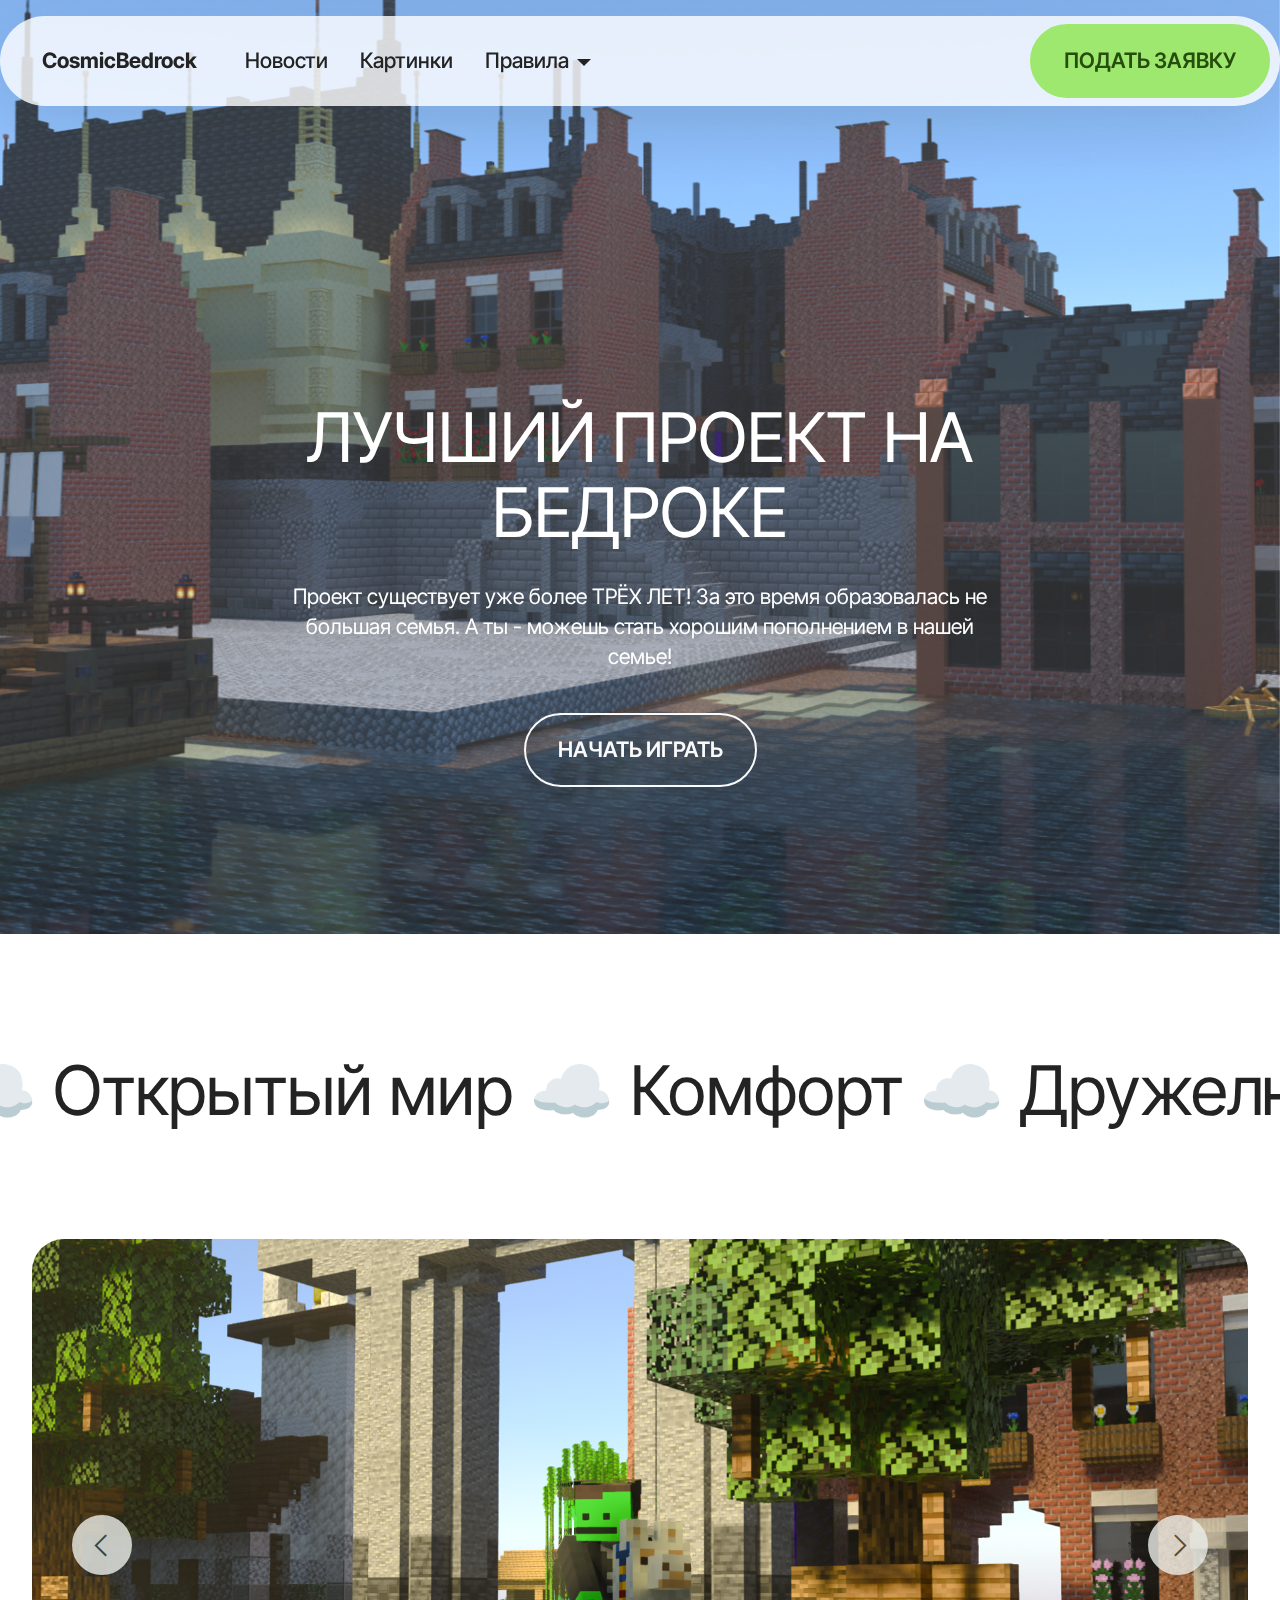
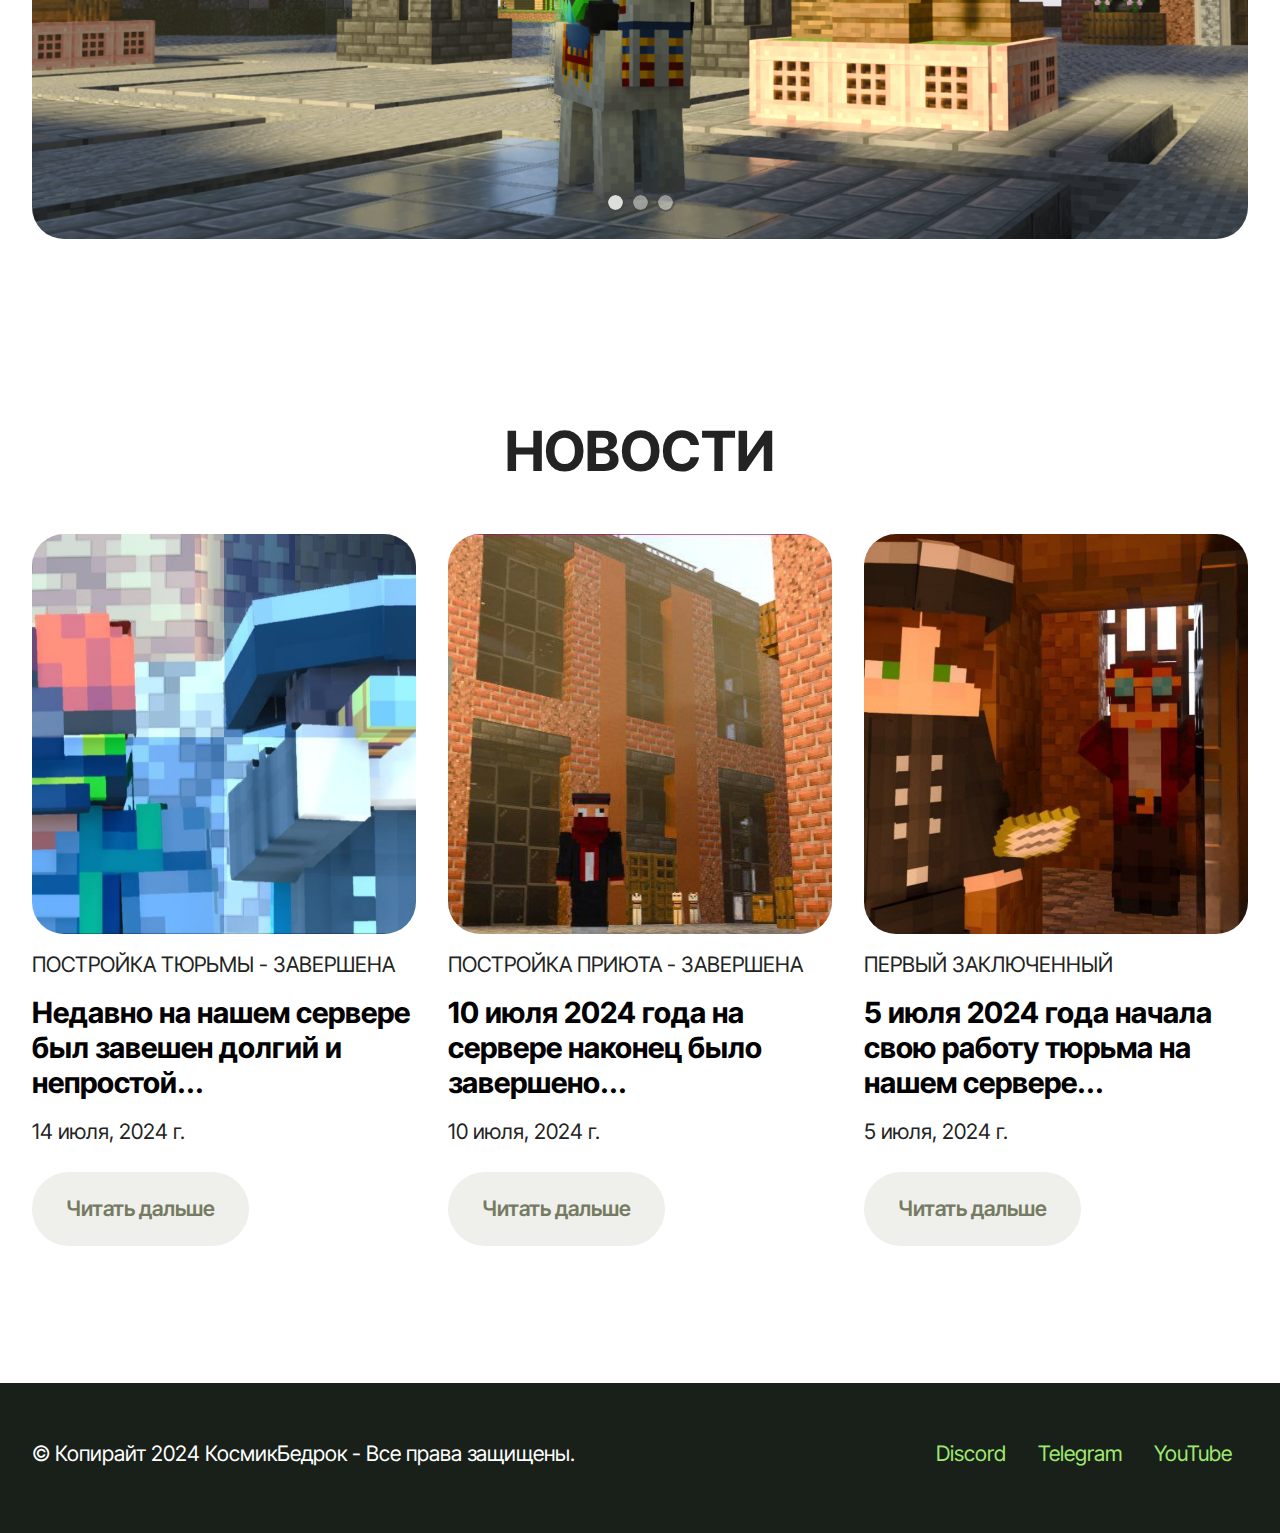
<file: index.html>
<!DOCTYPE html>
<html  >
<head>
  <!-- Site made with Mobirise Website Builder v5.9.18, https://mobirise.com -->
  <meta charset="UTF-8">
  <meta http-equiv="X-UA-Compatible" content="IE=edge">
  <meta name="generator" content="Mobirise v5.9.18, mobirise.com">
  <meta name="viewport" content="width=device-width, initial-scale=1, minimum-scale=1">
  <link rel="shortcut icon" href="assets/images/model.png" type="image/x-icon">
  <meta name="description" content="">
  
  
  <title>Главная | КосмикБедрок</title>
  <link rel="stylesheet" href="assets/web/assets/mobirise-icons2/mobirise2.css">
  <link rel="stylesheet" href="assets/bootstrap/css/bootstrap.min.css">
  <link rel="stylesheet" href="assets/bootstrap/css/bootstrap-grid.min.css">
  <link rel="stylesheet" href="assets/bootstrap/css/bootstrap-reboot.min.css">
  <link rel="stylesheet" href="assets/parallax/jarallax.css">
  <link rel="stylesheet" href="assets/dropdown/css/style.css">
  <link rel="stylesheet" href="assets/theme/css/style.css">
  <link rel="preload" href="https://fonts.googleapis.com/css?family=Inter+Tight:100,200,300,400,500,600,700,800,900,100i,200i,300i,400i,500i,600i,700i,800i,900i&display=swap" as="style" onload="this.onload=null;this.rel='stylesheet'">
  <noscript><link rel="stylesheet" href="https://fonts.googleapis.com/css?family=Inter+Tight:100,200,300,400,500,600,700,800,900,100i,200i,300i,400i,500i,600i,700i,800i,900i&display=swap"></noscript>
  <link rel="preload" as="style" href="assets/mobirise/css/mbr-additional.css?v=g6hpGw"><link rel="stylesheet" href="assets/mobirise/css/mbr-additional.css?v=g6hpGw" type="text/css">

  
  
  
</head>
<body>
  
  <section data-bs-version="5.1" class="menu menu1 cid-ujRmhrFDpF" once="menu" id="menu01-17">
	

	<nav class="navbar navbar-dropdown navbar-fixed-top navbar-expand-lg">
		<div class="container">
			<div class="navbar-brand">
				
				<span class="navbar-caption-wrap"><a class="navbar-caption text-black text-primary display-4" href="index.html#header17-0">CosmicBedrock</a></span>
			</div>
			<button class="navbar-toggler" type="button" data-toggle="collapse" data-bs-toggle="collapse" data-target="#navbarSupportedContent" data-bs-target="#navbarSupportedContent" aria-controls="navbarNavAltMarkup" aria-expanded="false" aria-label="Toggle navigation">
				<div class="hamburger">
					<span></span>
					<span></span>
					<span></span>
					<span></span>
				</div>
			</button>
			<div class="collapse navbar-collapse" id="navbarSupportedContent">
				<ul class="navbar-nav nav-dropdown" data-app-modern-menu="true"><li class="nav-item">
						<a class="nav-link link text-black text-primary display-4" href="index.html#news08-7">Новости</a>
					</li>
					<li class="nav-item">
						<a class="nav-link link text-black text-primary display-4" href="index.html#slider05-4" aria-expanded="false">Картинки</a>
					</li>
					<li class="nav-item dropdown">
						<a class="nav-link link text-black dropdown-toggle show display-4" href="https://mobiri.se" data-toggle="dropdown-submenu" data-bs-toggle="dropdown" data-bs-auto-close="outside" aria-expanded="true">Правила</a><div class="dropdown-menu show" aria-labelledby="dropdown-269" data-bs-popper="none"><a class="text-black dropdown-item text-primary display-4" href="rules.html#list01-x">Основные правила</a><a class="text-black dropdown-item text-primary display-4" href="codex.html#menu01-z">Кодекс КБ</a></div>
					</li></ul>
				
				<div class="navbar-buttons mbr-section-btn"><a class="btn btn-primary display-4" href="https://t.me/cosmicbedrock" target="_blank">ПОДАТЬ ЗАЯВКУ</a></div>
			</div>
		</div>
	</nav>
</section>

<section data-bs-version="5.1" class="header16 cid-ujDVrU7UfT mbr-parallax-background" id="header17-0">
  
  
  <div class="container">
    <div class="row">
      <div class="content-wrap col-12 col-md-8">
        <h1 class="mbr-section-title mbr-fonts-style mbr-white mb-4 display-1">ЛУЧШИЙ ПРОЕКТ НА БЕДРОКЕ</h1>
        
        <p class="mbr-fonts-style mbr-text mbr-white mb-4 display-7">Проект существует уже более ТРЁХ ЛЕТ! За это время образовалась не большая семья. А ты - можешь стать хорошим пополнением в нашей семье!</p>
        <div class="mbr-section-btn"><a class="btn btn-white-outline display-7" href="https://t.me/cosmicbedrock" target="_blank">НАЧАТЬ ИГРАТЬ</a></div>
      </div>
    </div>
  </div>
</section>

<section data-bs-version="5.1" class="gallery10 cid-ujDVNEALn3" id="gallery10-3">
  


  <div class="container-fluid">

      <div class="loop-container">
        <div class="item display-1" data-linewords="☁️ Открытый мир ☁️ Комфорт ☁️ Дружелюбность ☁️ Поддержка 24/7 ☁️ Вайб" data-direction="-1" data-speed="0.05">☁️ Best offers ☁️ Free delivery ☁️ Perfect design ☁️ Comfort ☁️ Support 24/7 ☁️ Vibes</div>
        <div class="item display-1" data-linewords="☁️ Открытый мир ☁️ Комфорт ☁️ Дружелюбность ☁️ Поддержка 24/7 ☁️ Вайб" data-direction="-1" data-speed="0.05">☁️ Best offers ☁️ Free delivery ☁️ Perfect design ☁️ Comfort ☁️ Support 24/7 ☁️ Vibes</div>
      </div>
    
  </div>
</section>

<section data-bs-version="5.1" class="slider05 cid-ujDVRFAJT9" id="slider05-4">
    

    <div class="container">
        <div class="row justify-content-center">
            <div class="col-12 col-md-12">
                <div class="carousel slide" id="ujRAs3vSfz" data-ride="carousel" data-bs-ride="carousel" data-interval="5000" data-bs-interval="5000">
                    <ol class="carousel-indicators">
                        <li data-slide-to="0" data-bs-slide-to="0" class="active" data-target="#ujRAs3vSfz" data-bs-target="#ujRAs3vSfz"></li>
                        <li data-slide-to="1" data-bs-slide-to="1" data-target="#ujRAs3vSfz" data-bs-target="#ujRAs3vSfz"></li>
                        <li data-slide-to="2" data-bs-slide-to="2" data-target="#ujRAs3vSfz" data-bs-target="#ujRAs3vSfz"></li>
                    </ol>
                    <div class="carousel-inner">
                        <div class="carousel-item slider-image item active">
                            <div class="item-wrapper">
                                
                                <img class="d-block w-100" src="assets/images/3.png" alt="Mobirise Website Builder">
                            </div>
                        </div>
                        <div class="carousel-item slider-image item">
                            <div class="item-wrapper">
                                
                                <img class="d-block w-100" src="assets/images/1.png" alt="Mobirise Website Builder">
                            </div>
                        </div>
                        <div class="carousel-item slider-image item">
                            <div class="item-wrapper">
                                
                                <img class="d-block w-100" src="assets/images/2.png" alt="Mobirise Website Builder">
                            </div>
                        </div>
                    </div>
                    <a class="carousel-control carousel-control-prev" role="button" data-slide="prev" data-bs-slide="prev" href="#ujRAs3vSfz">
                        <span class="mobi-mbri mobi-mbri-arrow-prev" aria-hidden="true"></span>
                        <span class="sr-only visually-hidden">Previous</span>
                    </a>
                    <a class="carousel-control carousel-control-next" role="button" data-slide="next" data-bs-slide="next" href="#ujRAs3vSfz">
                        <span class="mobi-mbri mobi-mbri-arrow-next" aria-hidden="true"></span>
                        <span class="sr-only visually-hidden">Next</span>
                    </a>
                </div>
            </div>
        </div>
    </div>
</section>

<section data-bs-version="5.1" class="news08 cid-ujDWmlgfkM" id="news08-7">
  
  
  <div class="container">
    <div class="row justify-content-center mb-5">
      <div class="col-12 content-head">
        <div class="mbr-section-head">
          <h4 class="mbr-section-title mbr-fonts-style align-center mb-0 display-2"><strong>НОВОСТИ</strong></h4>
          
        </div>
      </div>
    </div>
    <div class="row">
      <div class="item features-image col-12 col-md-6 col-lg-4 active">
        <div class="item-wrapper">
          <div class="item-img mb-3">
            <img src="assets/images/photo-2024-07-26-17.jpeg" alt="Mobirise Website Builder" title="">
          </div>
          <div class="item-content align-left">
            <h5 class="item-title mbr-fonts-style mt-0 mb-3 display-7">ПОСТРОЙКА ТЮРЬМЫ - ЗАВЕРШЕНА</h5>
            <h6 class="item-subtitle mbr-fonts-style mb-3 display-5"><strong>Недавно на нашем сервере был завешен долгий и непростой...</strong></h6>
            <p class="mbr-text mbr-fonts-style mb-3 display-7">
              14 июля, 2024 г.</p>
            <div class="mbr-section-btn item-footer"><a href="zavershena-postroyka-tyurmy.html#image01-o" class="btn item-btn btn-white display-7">Читать дальше</a></div>
          </div>
        </div>
      </div>
      <div class="item features-image col-12 col-md-6 col-lg-4">
        <div class="item-wrapper">
          <div class="item-img mb-3">
            <img src="assets/images/photo-2024-07-26-17-59.jpg" alt="Mobirise Website Builder" title="" data-slide-to="1" data-bs-slide-to="1">
          </div>
          <div class="item-content align-left">
            <h5 class="item-title mbr-fonts-style mb-3 mt-0 display-7">ПОСТРОЙКА ПРИЮТА - ЗАВЕРШЕНА</h5>
            <h6 class="item-subtitle mbr-fonts-style mb-3 display-5"><strong>10 июля 2024 года на сервере наконец было завершено...</strong></h6>
            <p class="mbr-text mbr-fonts-style mb-3 display-7">
              10 июля, 2024 г.<br>
            </p>
            <div class="mbr-section-btn item-footer"><a href="zavershena-postroyka-priyuta.html#image01-p" class="btn item-btn btn-white display-7">Читать дальше</a></div>
          </div>
        </div>
      </div>
      <div class="item features-image col-12 col-md-6 col-lg-4">
        <div class="item-wrapper">
          <div class="item-img mb-3">
            <img src="assets/images/photo-2024-07-26-18.jpg" alt="Mobirise Website Builder" title="" data-slide-to="2" data-bs-slide-to="2">
          </div>
          <div class="item-content align-left">
            <h5 class="item-title mbr-fonts-style mb-3 mt-0 display-7">
              ПЕРВЫЙ ЗАКЛЮЧЕННЫЙ</h5>
            <h6 class="item-subtitle mbr-fonts-style mt-0 mb-3 display-5"><strong>5 июля 2024 года начала свою работу тюрьма на нашем сервере...</strong></h6>
            <p class="mbr-text mbr-fonts-style mb-3 display-7">
              5 июля, 2024 г.<br>
            </p>
            <div class="mbr-section-btn item-footer"><a href="pervyy-zaklyuchennyy.html#image01-u" class="btn item-btn btn-white display-7">Читать дальше</a></div>
          </div>
        </div>
      </div>

    </div>
  </div>
</section>

<section data-bs-version="5.1" class="footer2 cid-ujDWgOH3g6" once="footers" id="footer02-6">
    

    
    

    <div class="container">
        <div class="row">
            <div class="col-12 col-lg-6 center mt-2 mb-3">
                <p class="mbr-fonts-style copyright mb-0 display-7">
                    © Копирайт 2024 КосмикБедрок - Все права защищены.</p>
            </div>
            <div class="col-12 col-lg-6 center">
                <div class="row-links mt-2 mb-3">
                    <ul class="row-links-soc">
                        
                        
                        
                        
                    <li class="row-links-soc-item mbr-fonts-style display-7"><a href="https://discord.gg/ecQfhzn7" class="text-primary" target="_blank">Discord</a></li><li class="row-links-soc-item mbr-fonts-style display-7"><a href="https://t.me/cosmicbedrock" class="text-primary" target="_blank">Telegram</a></li><li class="row-links-soc-item mbr-fonts-style display-7"><a href="https://www.youtube.com/@cosmicbedrock" class="text-primary" target="_blank">YouTube</a></li></ul>
                </div>
            </div>
        </div>
    </div>
</section></section><script src="assets/bootstrap/js/bootstrap.bundle.min.js"></script>  <script src="assets/parallax/jarallax.js"></script>  <script src="assets/smoothscroll/smooth-scroll.js"></script>  <script src="assets/ytplayer/index.js"></script>  <script src="assets/dropdown/js/navbar-dropdown.js"></script>  <script src="assets/theme/js/script.js"></script>  
  
  
</body>
</html>
</file>
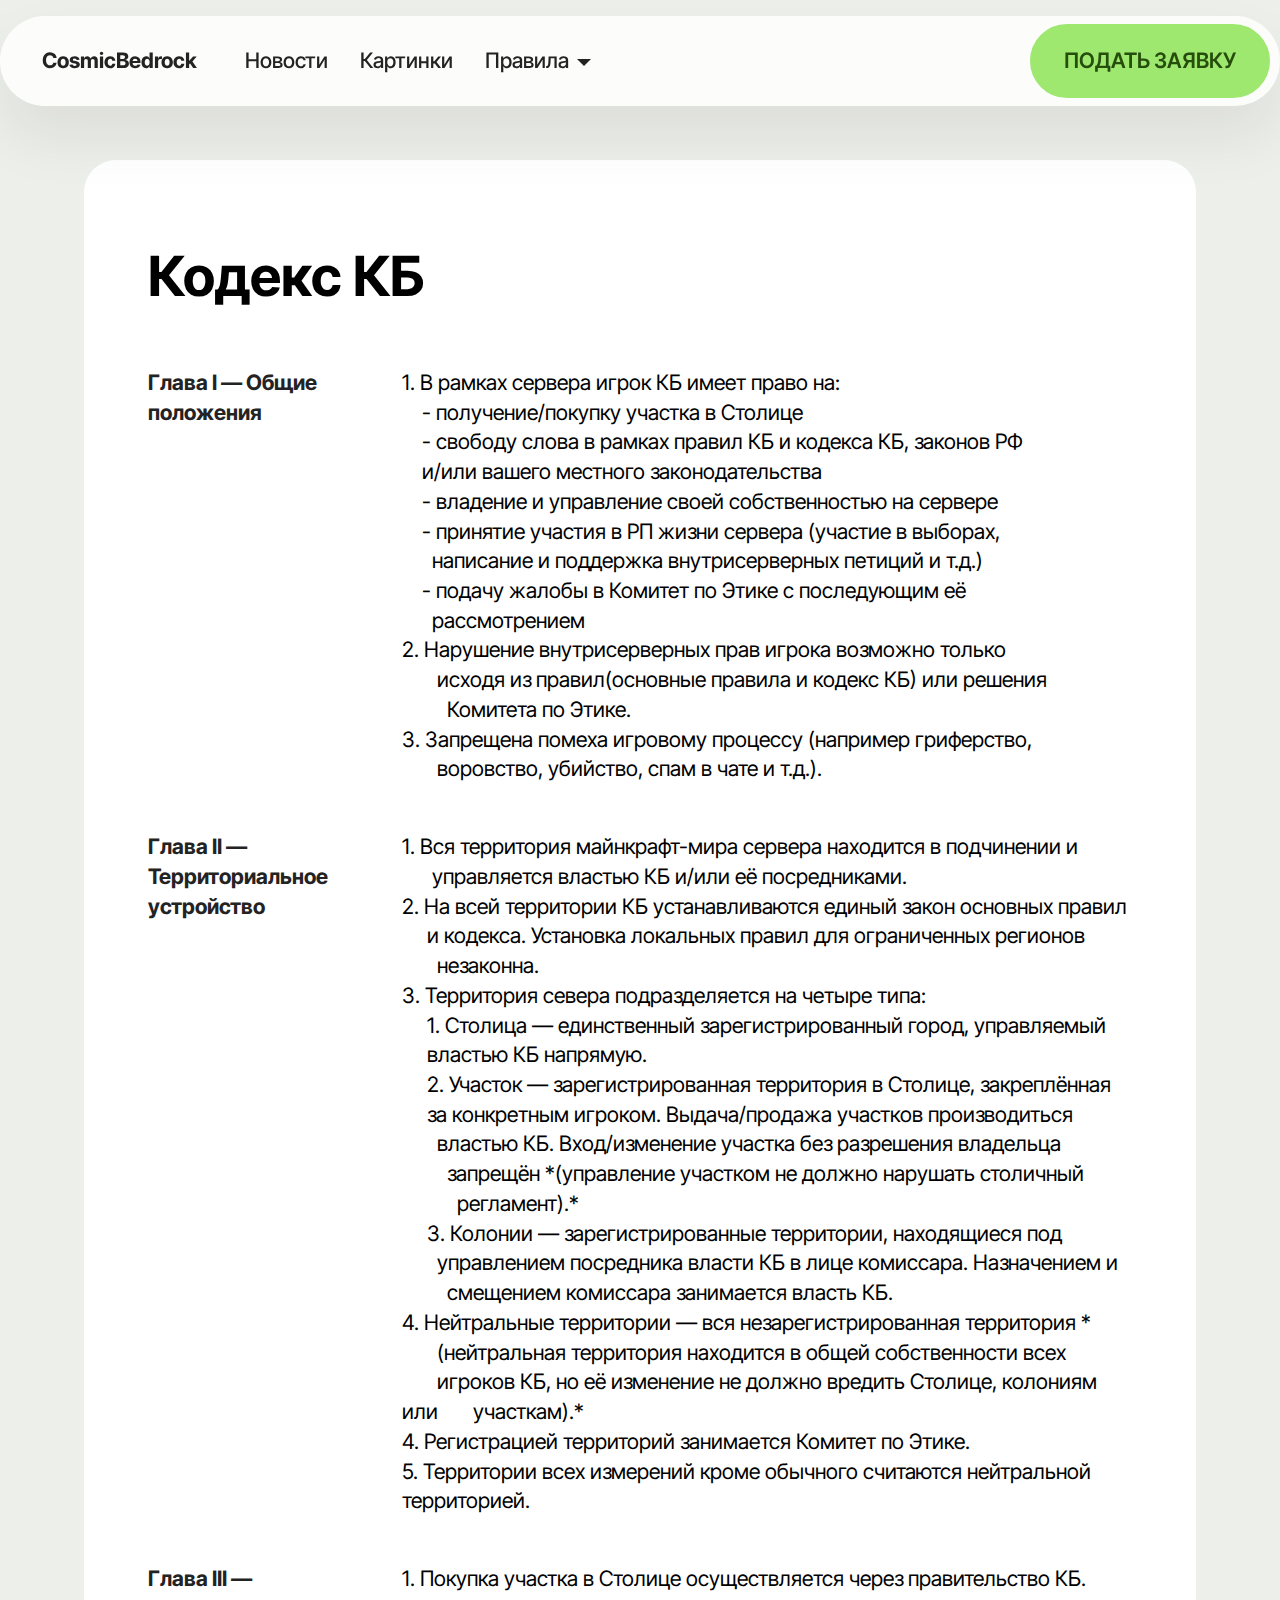
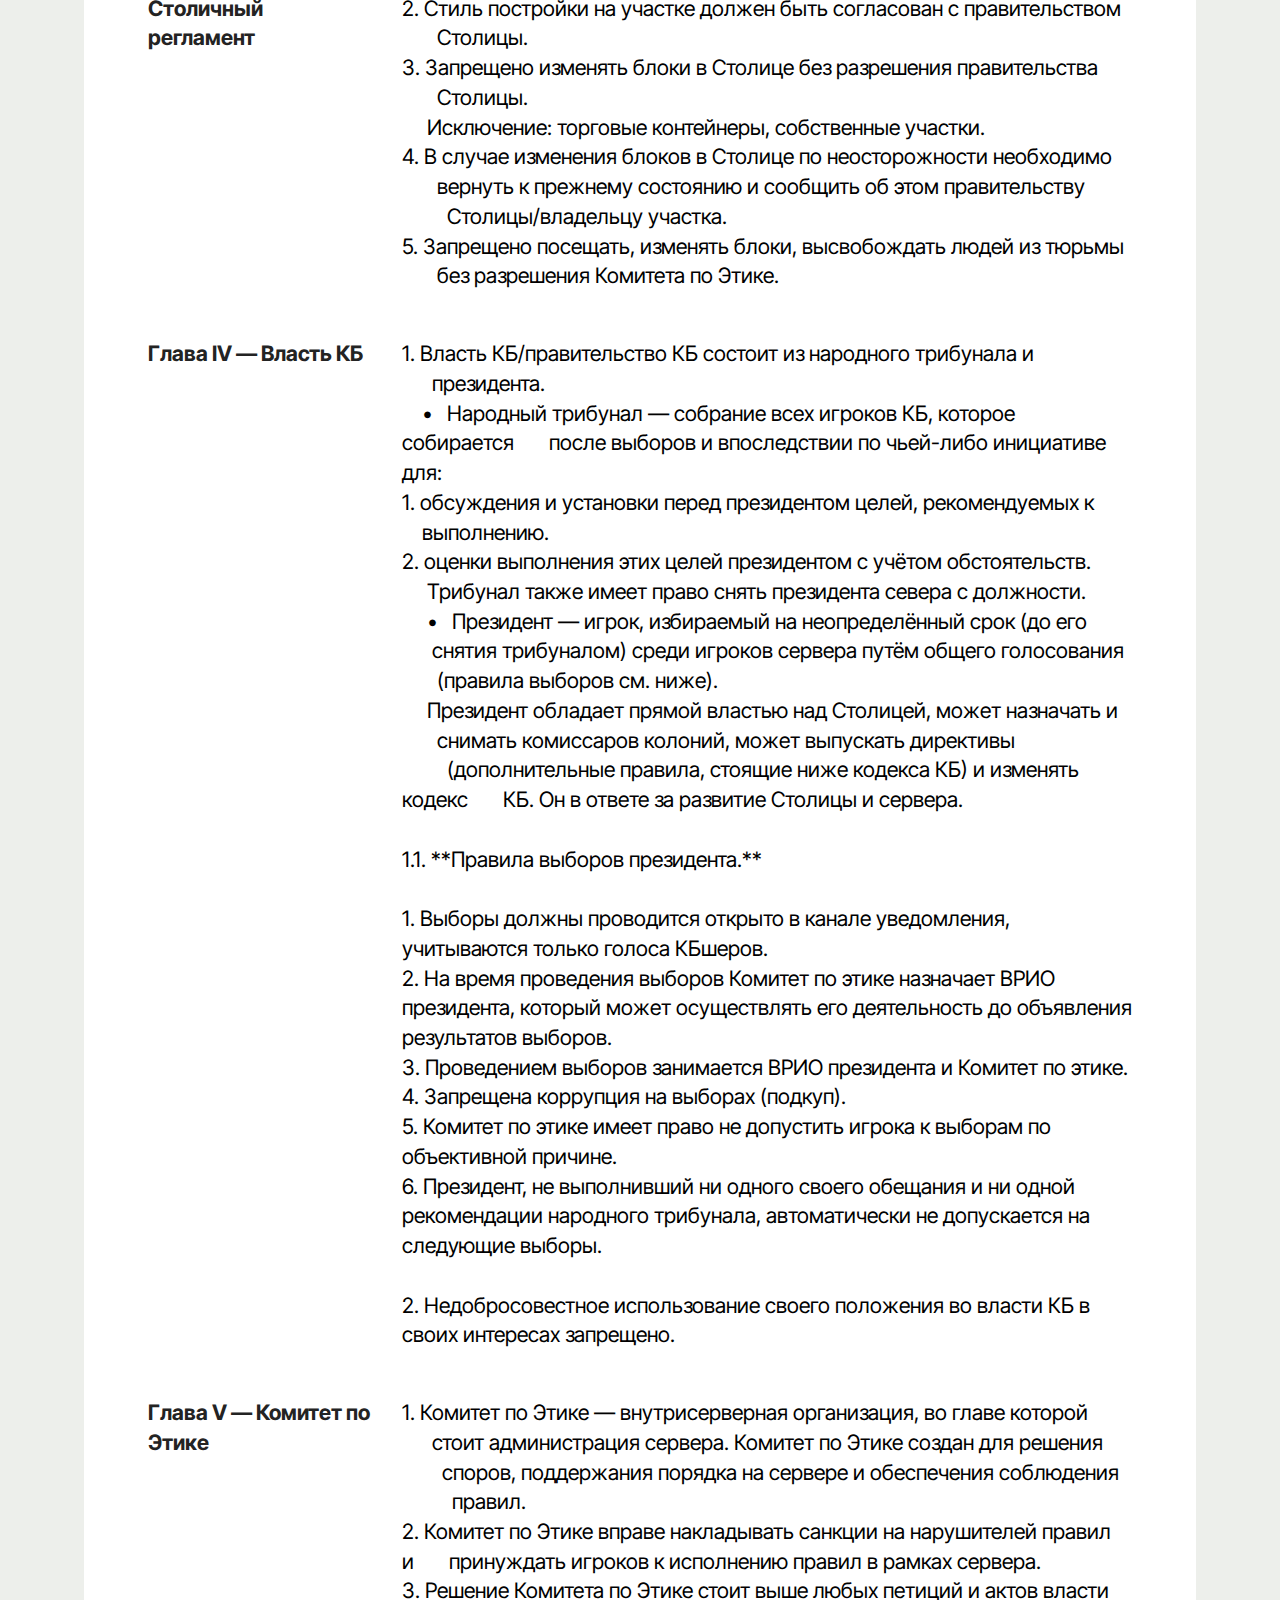
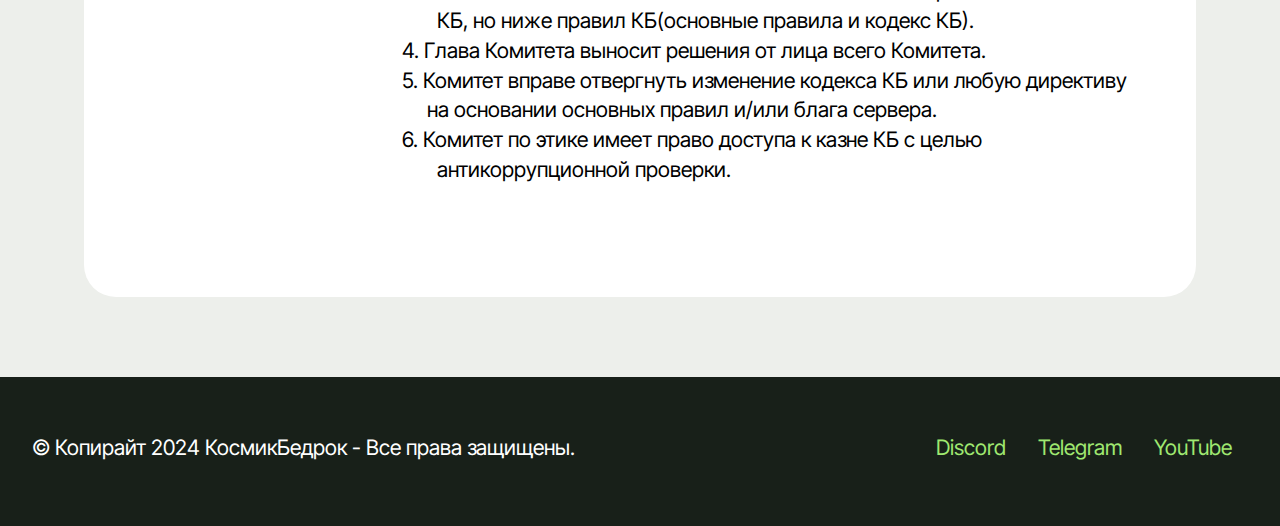
<file: codex.html>
<!DOCTYPE html>
<html  >
<head>
  <!-- Site made with Mobirise Website Builder v5.9.18, https://mobirise.com -->
  <meta charset="UTF-8">
  <meta http-equiv="X-UA-Compatible" content="IE=edge">
  <meta name="generator" content="Mobirise v5.9.18, mobirise.com">
  <meta name="viewport" content="width=device-width, initial-scale=1, minimum-scale=1">
  <link rel="shortcut icon" href="assets/images/model.png" type="image/x-icon">
  <meta name="description" content="">
  
  
  <title>Кодекс | КосмикБедрок</title>
  <link rel="stylesheet" href="assets/web/assets/mobirise-icons2/mobirise2.css">
  <link rel="stylesheet" href="assets/bootstrap/css/bootstrap.min.css">
  <link rel="stylesheet" href="assets/bootstrap/css/bootstrap-grid.min.css">
  <link rel="stylesheet" href="assets/bootstrap/css/bootstrap-reboot.min.css">
  <link rel="stylesheet" href="assets/dropdown/css/style.css">
  <link rel="stylesheet" href="assets/theme/css/style.css">
  <link rel="preload" href="https://fonts.googleapis.com/css?family=Inter+Tight:100,200,300,400,500,600,700,800,900,100i,200i,300i,400i,500i,600i,700i,800i,900i&display=swap" as="style" onload="this.onload=null;this.rel='stylesheet'">
  <noscript><link rel="stylesheet" href="https://fonts.googleapis.com/css?family=Inter+Tight:100,200,300,400,500,600,700,800,900,100i,200i,300i,400i,500i,600i,700i,800i,900i&display=swap"></noscript>
  <link rel="preload" as="style" href="assets/mobirise/css/mbr-additional.css?v=HyIXAz"><link rel="stylesheet" href="assets/mobirise/css/mbr-additional.css?v=HyIXAz" type="text/css">

  
  
  
</head>
<body>
  
  <section data-bs-version="5.1" class="menu menu1 cid-ujRmhrFDpF" once="menu" id="menu01-17">
	

	<nav class="navbar navbar-dropdown navbar-fixed-top navbar-expand-lg">
		<div class="container">
			<div class="navbar-brand">
				
				<span class="navbar-caption-wrap"><a class="navbar-caption text-black text-primary display-4" href="index.html#header17-0">CosmicBedrock</a></span>
			</div>
			<button class="navbar-toggler" type="button" data-toggle="collapse" data-bs-toggle="collapse" data-target="#navbarSupportedContent" data-bs-target="#navbarSupportedContent" aria-controls="navbarNavAltMarkup" aria-expanded="false" aria-label="Toggle navigation">
				<div class="hamburger">
					<span></span>
					<span></span>
					<span></span>
					<span></span>
				</div>
			</button>
			<div class="collapse navbar-collapse" id="navbarSupportedContent">
				<ul class="navbar-nav nav-dropdown" data-app-modern-menu="true"><li class="nav-item">
						<a class="nav-link link text-black text-primary display-4" href="index.html#news08-7">Новости</a>
					</li>
					<li class="nav-item">
						<a class="nav-link link text-black text-primary display-4" href="index.html#slider05-4" aria-expanded="false">Картинки</a>
					</li>
					<li class="nav-item dropdown">
						<a class="nav-link link text-black dropdown-toggle show display-4" href="https://mobiri.se" data-toggle="dropdown-submenu" data-bs-toggle="dropdown" data-bs-auto-close="outside" aria-expanded="true">Правила</a><div class="dropdown-menu show" aria-labelledby="dropdown-269" data-bs-popper="none"><a class="text-black dropdown-item text-primary display-4" href="rules.html#list01-x">Основные правила</a><a class="text-black dropdown-item text-primary display-4" href="codex.html#menu01-z">Кодекс КБ</a></div>
					</li></ul>
				
				<div class="navbar-buttons mbr-section-btn"><a class="btn btn-primary display-4" href="https://t.me/cosmicbedrock" target="_blank">ПОДАТЬ ЗАЯВКУ</a></div>
			</div>
		</div>
	</nav>
</section>

<section data-bs-version="5.1" class="list04 cid-ujEj7M2Eo5" id="list04-11">
  

  
  
  <div class="container">
    <div class="row justify-content-center">
      <div class="card col-md-12 col-lg-11">
        <div class="card-wrapper">
          <div class="row justify-content-center">
            <div class="col-12 mb-5 content-head">
              <h3 class="card-title mbr-fonts-style mbr-white mt-3 display-2"><strong>Кодекс КБ</strong></h3>
              
            </div>
          </div>

          <div class="row justify-content-left item features-without-image mt-0 mb-5 active">
            <div class="col-12 col-md-12 col-lg-3">
              <h5 class="mbr-card-title mbr-fonts-style mt-0 mb-3 display-7"><strong>Глава I — Общие положения</strong></h5>
            </div>
            <div class="col-md-12 col-lg item-wrapper">
              <p class="mbr-text mbr-fonts-style mt-0 mb-0 display-7">1. В рамках сервера игрок КБ имеет право на:
<br>&nbsp; &nbsp; - получение/покупку участка в Столице
<br>&nbsp; &nbsp; - свободу слова в рамках правил КБ и кодекса КБ, законов РФ <br>&nbsp; &nbsp; и/или вашего местного законодательства
<br>&nbsp; &nbsp; - владение и управление своей собственностью на сервере
<br>&nbsp; &nbsp; - принятие участия в РП жизни сервера (участие в выборах,&nbsp; &nbsp; &nbsp; &nbsp; &nbsp; &nbsp; &nbsp; &nbsp; &nbsp; &nbsp; &nbsp; &nbsp; &nbsp; &nbsp; &nbsp; &nbsp; написание и поддержка внутрисерверных петиций и т.д.)
<br>&nbsp; &nbsp; - подачу жалобы в Комитет по Этике с последующим её&nbsp; &nbsp; &nbsp; &nbsp; &nbsp; &nbsp; &nbsp; &nbsp; &nbsp; &nbsp; &nbsp; &nbsp; &nbsp; &nbsp; &nbsp; &nbsp; &nbsp; &nbsp; &nbsp; &nbsp; рассмотрением
<br>2. Нарушение внутрисерверных прав игрока возможно только&nbsp; &nbsp; &nbsp; &nbsp; &nbsp; &nbsp; &nbsp; &nbsp; &nbsp; &nbsp; &nbsp; &nbsp; &nbsp; &nbsp; &nbsp; &nbsp; &nbsp;исходя из правил(основные правила и кодекс КБ) или решения&nbsp; &nbsp; &nbsp; &nbsp; &nbsp; &nbsp; &nbsp; &nbsp; &nbsp; &nbsp; &nbsp; &nbsp; &nbsp; &nbsp;Комитета по Этике.
<br>3. Запрещена помеха игровому процессу (например гриферство,&nbsp; &nbsp; &nbsp; &nbsp; &nbsp; &nbsp; &nbsp; &nbsp; &nbsp; &nbsp; &nbsp; &nbsp; &nbsp; &nbsp;воровство, убийство, спам в чате и т.д.).</p>
            </div>
          </div>
          <div class="row justify-content-left item features-without-image mt-0 mb-5">
            <div class="col-12 col-md-12 col-lg-3">
              <h5 class="mbr-card-title mbr-fonts-style mt-0 mb-3 display-7"><strong>Глава II — Территориальное устройство</strong></h5>
            </div>
            <div class="col-md-12 col-lg item-wrapper">
              <p class="mbr-text mbr-fonts-style mt-0 mb-0 display-7">1. Вся территория майнкрафт-мира сервера находится в подчинении и&nbsp; &nbsp; &nbsp; &nbsp; &nbsp; &nbsp; &nbsp; &nbsp; управляется властью КБ и/или её посредниками.
<br>2. На всей территории КБ устанавливаются единый закон основных правил&nbsp; &nbsp; &nbsp; &nbsp;и кодекса. Установка локальных правил для ограниченных регионов&nbsp; &nbsp; &nbsp; &nbsp; &nbsp; &nbsp; &nbsp; &nbsp; &nbsp;незаконна. 
<br>3. Территория севера подразделяется на четыре типа: 
<br>&nbsp; &nbsp; &nbsp;1. Столица — единственный зарегистрированный город, управляемый&nbsp; &nbsp; &nbsp; &nbsp; &nbsp; &nbsp;властью КБ напрямую.
<br>&nbsp; &nbsp; &nbsp;2. Участок — зарегистрированная территория в Столице, закреплённая&nbsp; &nbsp; &nbsp; &nbsp; &nbsp;за конкретным игроком. Выдача/продажа участков производиться&nbsp; &nbsp; &nbsp; &nbsp; &nbsp; &nbsp; &nbsp; &nbsp; &nbsp; &nbsp;властью КБ. Вход/изменение участка без разрешения владельца&nbsp; &nbsp; &nbsp; &nbsp; &nbsp; &nbsp; &nbsp; &nbsp; &nbsp; &nbsp; &nbsp; &nbsp;запрещён *(управление участком не должно нарушать столичный&nbsp; &nbsp; &nbsp; &nbsp; &nbsp; &nbsp; &nbsp; &nbsp; &nbsp; &nbsp; &nbsp;регламент).*
<br>&nbsp; &nbsp; &nbsp;3. Колонии — зарегистрированные территории, находящиеся под&nbsp; &nbsp; &nbsp; &nbsp; &nbsp; &nbsp; &nbsp; &nbsp; &nbsp; &nbsp; &nbsp;управлением посредника власти КБ в лице комиссара. Назначением и&nbsp; &nbsp; &nbsp; &nbsp; &nbsp; &nbsp;смещением комиссара занимается власть КБ.
<br>4. Нейтральные территории — вся незарегистрированная территория *&nbsp; &nbsp; &nbsp; &nbsp; &nbsp; &nbsp; &nbsp; &nbsp;(нейтральная территория находится в общей собственности всех&nbsp; &nbsp; &nbsp; &nbsp; &nbsp; &nbsp; &nbsp; &nbsp; &nbsp; &nbsp; &nbsp;игроков КБ, но её изменение не должно вредить Столице, колониям или&nbsp; &nbsp; &nbsp; &nbsp;участкам).*
<br>4. Регистрацией территорий занимается Комитет по Этике.
<br>5. Территории всех измерений кроме обычного считаются нейтральной территорией.</p>
            </div>
          </div>
          <div class="row justify-content-left item features-without-image mt-0 mb-5">

            <div class="col-12 col-md-12 col-lg-3 ">
              <h5 class="mbr-card-title mbr-fonts-style mt-0 mb-3 display-7"><strong>Глава III — Столичный регламент</strong></h5>
            </div>
            <div class="col-md-12 col-lg">
              <p class="mbr-text mbr-fonts-style mt-0 mb-0 item-wrapper display-7">1. Покупка участка в Столице осуществляется через правительство КБ.
<br>2. Стиль постройки на участке должен быть согласован с правительством&nbsp; &nbsp; &nbsp; &nbsp; &nbsp;Столицы.
<br>3. Запрещено изменять блоки в Столице без разрешения правительства&nbsp; &nbsp; &nbsp; &nbsp; &nbsp; &nbsp; &nbsp;Столицы. 
<br>&nbsp; &nbsp; &nbsp;Исключение: торговые контейнеры, собственные участки.
<br>4. В случае изменения блоков в Столице по неосторожности необходимо&nbsp; &nbsp; &nbsp; &nbsp; &nbsp; &nbsp;вернуть к прежнему состоянию и сообщить об этом правительству&nbsp; &nbsp; &nbsp; &nbsp; &nbsp; &nbsp; &nbsp; &nbsp; &nbsp; &nbsp;Столицы/владельцу участка.
<br>5. Запрещено посещать, изменять блоки, высвобождать людей из тюрьмы&nbsp; &nbsp; &nbsp; &nbsp; &nbsp;без разрешения Комитета по Этике.</p>
            </div>
          </div><div class="row justify-content-left item features-without-image mt-0 mb-5">

            <div class="col-12 col-md-12 col-lg-3 ">
              <h5 class="mbr-card-title mbr-fonts-style mt-0 mb-3 display-7"><strong>Глава IV — Власть КБ</strong></h5>
            </div>
            <div class="col-md-12 col-lg">
              <p class="mbr-text mbr-fonts-style mt-0 mb-0 item-wrapper display-7">1. Власть КБ/правительство КБ состоит из народного трибунала и&nbsp; &nbsp; &nbsp; &nbsp; &nbsp; &nbsp; &nbsp; &nbsp; &nbsp; &nbsp; &nbsp; &nbsp; &nbsp; президента.
<br>&nbsp; &nbsp; •&nbsp; &nbsp;Народный трибунал — собрание всех игроков КБ, которое собирается&nbsp; &nbsp; &nbsp; &nbsp;после выборов и впоследствии по чьей-либо инициативе для:
<br>     1. обсуждения и установки перед президентом целей, рекомендуемых к&nbsp; &nbsp; &nbsp; &nbsp; &nbsp; &nbsp; выполнению.
<br>    2. оценки выполнения этих целей президентом с учётом обстоятельств. 
<br>&nbsp; &nbsp; &nbsp;Трибунал также имеет право снять президента севера с должности.
<br>&nbsp; &nbsp; &nbsp;•&nbsp; &nbsp;Президент — игрок, избираемый на неопределённый срок (до его&nbsp; &nbsp; &nbsp; &nbsp; &nbsp; &nbsp; &nbsp; &nbsp; снятия трибуналом) среди игроков сервера путём общего голосования&nbsp; &nbsp; &nbsp; &nbsp; &nbsp;(правила выборов см. ниже).
<br>&nbsp; &nbsp; &nbsp;Президент обладает прямой властью над Столицей, может назначать и&nbsp; &nbsp; &nbsp; &nbsp; &nbsp;снимать комиссаров колоний, может выпускать директивы&nbsp; &nbsp; &nbsp; &nbsp; &nbsp; &nbsp; &nbsp; &nbsp; &nbsp; &nbsp; &nbsp; &nbsp; &nbsp; &nbsp; &nbsp; &nbsp; &nbsp;(дополнительные правила, стоящие ниже кодекса КБ) и изменять кодекс&nbsp; &nbsp; &nbsp; &nbsp;КБ. Он в ответе за развитие Столицы и сервера.
<br>    
<br>    1.1.  **Правила выборов президента.**
<br>    
<br>         1. Выборы должны проводится открыто в канале ⁠уведомления, учитываются только голоса КБшеров.
<br>         2. На время проведения выборов Комитет по этике назначает ВРИО президента, который может осуществлять его деятельность до объявления результатов выборов.
<br>          3. Проведением выборов занимается ВРИО президента и Комитет по этике.
<br>          4. Запрещена коррупция на выборах (подкуп).
<br>          5. Комитет по этике имеет право не допустить игрока к выборам по объективной причине.
<br>          6. Президент, не выполнивший ни одного своего обещания и ни одной рекомендации народного трибунала, автоматически не допускается на следующие выборы.
<br>    
<br>2. Недобросовестное использование своего положения во власти КБ в своих интересах запрещено.</p>
            </div>
          </div><div class="row justify-content-left item features-without-image mt-0 mb-5">

            <div class="col-12 col-md-12 col-lg-3 ">
              <h5 class="mbr-card-title mbr-fonts-style mt-0 mb-3 display-7"><strong>Глава V — Комитет по Этике</strong></h5>
            </div>
            <div class="col-md-12 col-lg">
              <p class="mbr-text mbr-fonts-style mt-0 mb-0 item-wrapper display-7">1. Комитет по Этике — внутрисерверная организация, во главе которой&nbsp; &nbsp; &nbsp; &nbsp; &nbsp; &nbsp; &nbsp; стоит администрация сервера. Комитет по Этике создан для решения&nbsp; &nbsp; &nbsp; &nbsp; &nbsp; &nbsp; &nbsp; споров, поддержания порядка на сервере и обеспечения соблюдения&nbsp; &nbsp; &nbsp; &nbsp; &nbsp; &nbsp; правил.
<br>2. Комитет по Этике вправе накладывать санкции на нарушителей правил и&nbsp; &nbsp; &nbsp; &nbsp;принуждать игроков к исполнению правил в рамках сервера.
<br>3. Решение Комитета по Этике стоит выше любых петиций и актов власти&nbsp; &nbsp; &nbsp; &nbsp; &nbsp; &nbsp;КБ, но ниже правил КБ(основные правила и кодекс КБ).
<br>4. Глава Комитета выносит решения от лица всего Комитета.
<br>5. Комитет вправе отвергнуть изменение кодекса КБ или любую директиву&nbsp; &nbsp; &nbsp; &nbsp;на основании основных правил и/или блага сервера.
<br>6. Комитет по этике имеет право доступа к казне КБ с целью&nbsp; &nbsp; &nbsp; &nbsp; &nbsp; &nbsp; &nbsp; &nbsp; &nbsp; &nbsp; &nbsp; &nbsp; &nbsp; &nbsp; &nbsp; &nbsp; &nbsp; &nbsp; &nbsp;антикоррупционной проверки.</p>
            </div>
          </div>


        </div>
      </div>
    </div>
  </div>
</section>

<section data-bs-version="5.1" class="footer2 cid-ujDWgOH3g6" once="footers" id="footer02-10">
    

    
    

    <div class="container">
        <div class="row">
            <div class="col-12 col-lg-6 center mt-2 mb-3">
                <p class="mbr-fonts-style copyright mb-0 display-7">
                    © Копирайт 2024 КосмикБедрок - Все права защищены.</p>
            </div>
            <div class="col-12 col-lg-6 center">
                <div class="row-links mt-2 mb-3">
                    <ul class="row-links-soc">
                        
                        
                        
                        
                    <li class="row-links-soc-item mbr-fonts-style display-7"><a href="https://discord.gg/ecQfhzn7" class="text-primary" target="_blank">Discord</a></li><li class="row-links-soc-item mbr-fonts-style display-7"><a href="https://t.me/cosmicbedrock" class="text-primary" target="_blank">Telegram</a></li><li class="row-links-soc-item mbr-fonts-style display-7"><a href="https://www.youtube.com/@cosmicbedrock" class="text-primary" target="_blank">YouTube</a></li></ul>
                </div>
            </div>
        </div>
    </div>
</section></section><script src="assets/bootstrap/js/bootstrap.bundle.min.js"></script>  <script src="assets/smoothscroll/smooth-scroll.js"></script>  <script src="assets/ytplayer/index.js"></script>  <script src="assets/dropdown/js/navbar-dropdown.js"></script>  <script src="assets/theme/js/script.js"></script>  
  
  
</body>
</html>
</file>
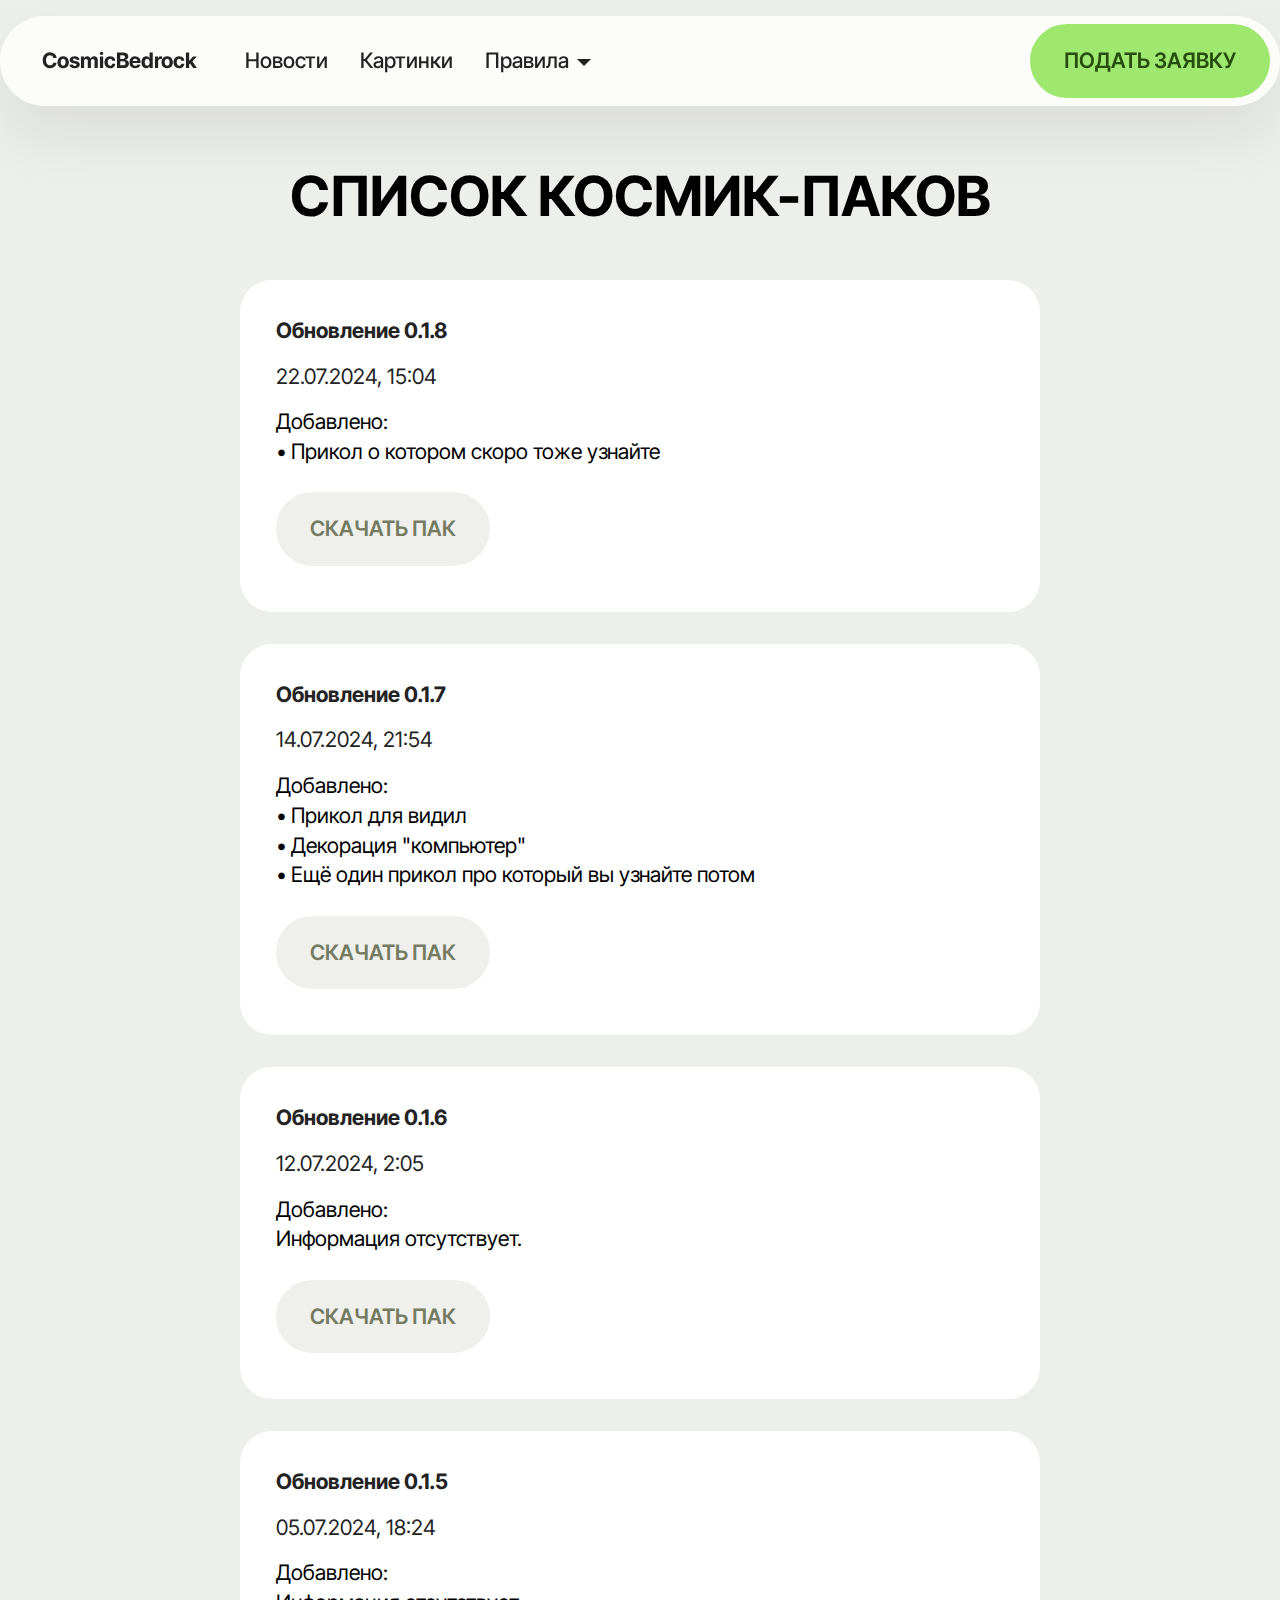
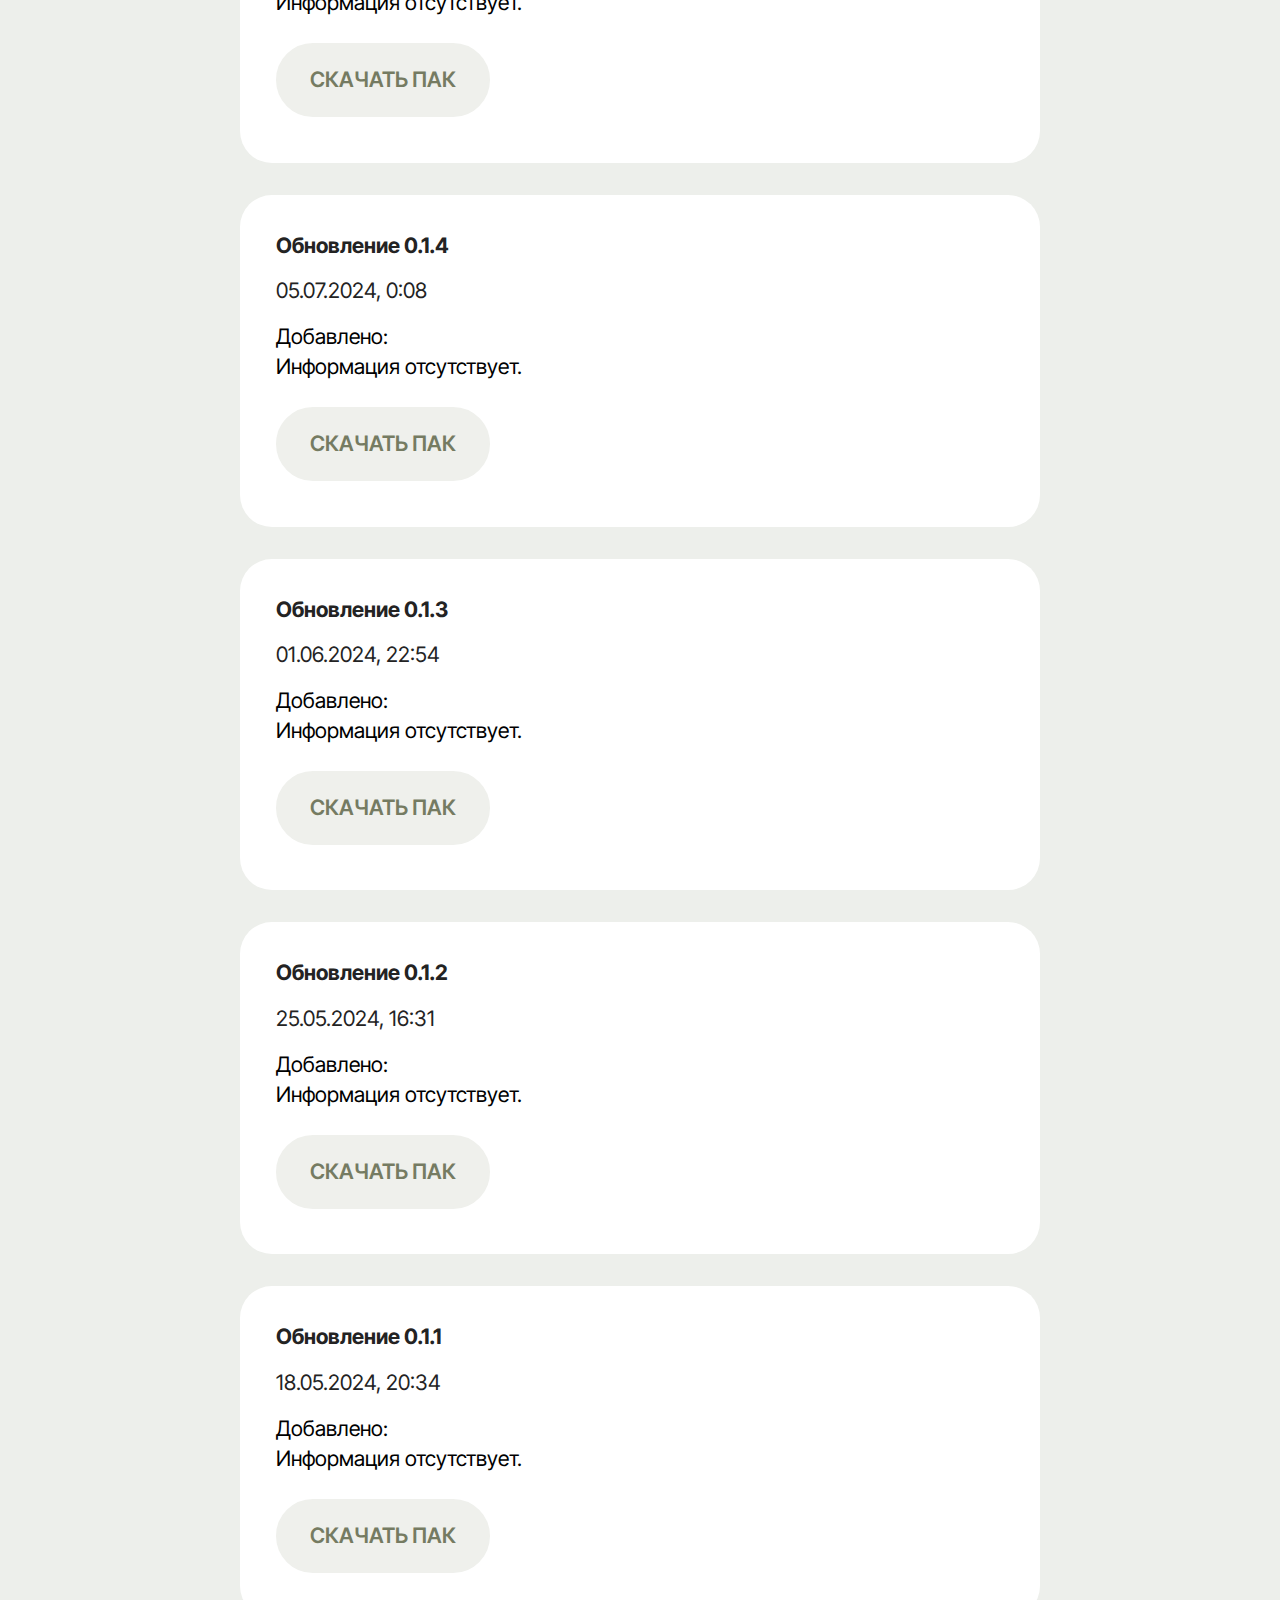
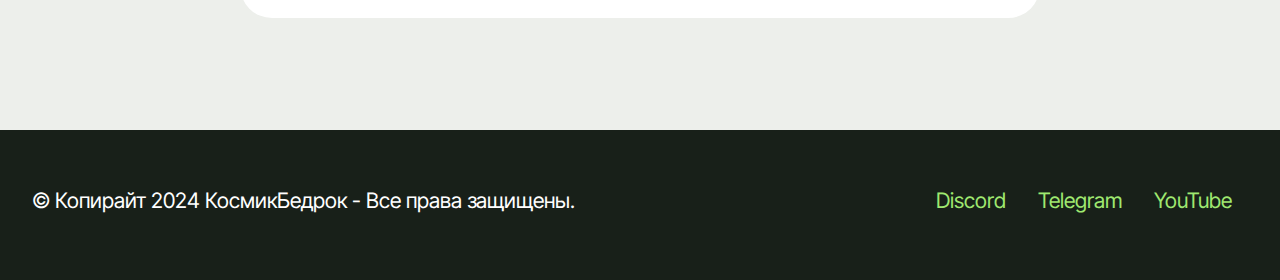
<file: packs.html>
<!DOCTYPE html>
<html  >
<head>
  <!-- Site made with Mobirise Website Builder v5.9.18, https://mobirise.com -->
  <meta charset="UTF-8">
  <meta http-equiv="X-UA-Compatible" content="IE=edge">
  <meta name="generator" content="Mobirise v5.9.18, mobirise.com">
  <meta name="viewport" content="width=device-width, initial-scale=1, minimum-scale=1">
  <link rel="shortcut icon" href="assets/images/model.png" type="image/x-icon">
  <meta name="description" content="">
  
  
  <title>Космик-паки | КосмикБедрок</title>
  <link rel="stylesheet" href="assets/web/assets/mobirise-icons2/mobirise2.css">
  <link rel="stylesheet" href="assets/bootstrap/css/bootstrap.min.css">
  <link rel="stylesheet" href="assets/bootstrap/css/bootstrap-grid.min.css">
  <link rel="stylesheet" href="assets/bootstrap/css/bootstrap-reboot.min.css">
  <link rel="stylesheet" href="assets/dropdown/css/style.css">
  <link rel="stylesheet" href="assets/theme/css/style.css">
  <link rel="preload" href="https://fonts.googleapis.com/css?family=Inter+Tight:100,200,300,400,500,600,700,800,900,100i,200i,300i,400i,500i,600i,700i,800i,900i&display=swap" as="style" onload="this.onload=null;this.rel='stylesheet'">
  <noscript><link rel="stylesheet" href="https://fonts.googleapis.com/css?family=Inter+Tight:100,200,300,400,500,600,700,800,900,100i,200i,300i,400i,500i,600i,700i,800i,900i&display=swap"></noscript>
  <link rel="preload" as="style" href="assets/mobirise/css/mbr-additional.css?v=7b3kIn"><link rel="stylesheet" href="assets/mobirise/css/mbr-additional.css?v=7b3kIn" type="text/css">

  
  
  
</head>
<body>
  
  <section data-bs-version="5.1" class="menu menu1 cid-ujRmhrFDpF" once="menu" id="menu01-17">
	

	<nav class="navbar navbar-dropdown navbar-fixed-top navbar-expand-lg">
		<div class="container">
			<div class="navbar-brand">
				
				<span class="navbar-caption-wrap"><a class="navbar-caption text-black text-primary display-4" href="index.html#header17-0">CosmicBedrock</a></span>
			</div>
			<button class="navbar-toggler" type="button" data-toggle="collapse" data-bs-toggle="collapse" data-target="#navbarSupportedContent" data-bs-target="#navbarSupportedContent" aria-controls="navbarNavAltMarkup" aria-expanded="false" aria-label="Toggle navigation">
				<div class="hamburger">
					<span></span>
					<span></span>
					<span></span>
					<span></span>
				</div>
			</button>
			<div class="collapse navbar-collapse" id="navbarSupportedContent">
				<ul class="navbar-nav nav-dropdown" data-app-modern-menu="true"><li class="nav-item">
						<a class="nav-link link text-black text-primary display-4" href="index.html#news08-7">Новости</a>
					</li>
					<li class="nav-item">
						<a class="nav-link link text-black text-primary display-4" href="index.html#slider05-4" aria-expanded="false">Картинки</a>
					</li>
					<li class="nav-item dropdown">
						<a class="nav-link link text-black dropdown-toggle show display-4" href="https://mobiri.se" data-toggle="dropdown-submenu" data-bs-toggle="dropdown" data-bs-auto-close="outside" aria-expanded="true">Правила</a><div class="dropdown-menu show" aria-labelledby="dropdown-269" data-bs-popper="none"><a class="text-black dropdown-item text-primary display-4" href="rules.html#list01-x">Основные правила</a><a class="text-black dropdown-item text-primary display-4" href="codex.html#menu01-z">Кодекс КБ</a></div>
					</li></ul>
				
				<div class="navbar-buttons mbr-section-btn"><a class="btn btn-primary display-4" href="https://t.me/cosmicbedrock" target="_blank">ПОДАТЬ ЗАЯВКУ</a></div>
			</div>
		</div>
	</nav>
</section>

<section data-bs-version="5.1" class="news04 cid-ujRbsiwUzF" id="news04-13">
  
  <div class="container">
    <div class="col-12 mb-5 content-head">
      <h3 class="mbr-section-title mbr-fonts-style align-center mb-0 display-2"><strong>СПИСОК КОСМИК-ПАКОВ</strong></h3>
      
    </div>
    <div class="row justify-content-center ">
      <div class="col-12 col-lg-8">
        <div class="item features-without-image col-12 active">
          <div class="item-wrapper">
            <h5 class="mbr-card-title mbr-fonts-style mt-0 mb-3 display-7"><strong>Обновление 0.1.8</strong></h5>
            <h6 class="mbr-card-subtitle mbr-fonts-style mt-0 mb-3 display-7">22.07.2024, 15:04</h6>
            <p class="mbr-text mbr-fonts-style mt-0 mb-3 display-7">Добавлено:<br>• Прикол о котором скоро тоже узнайте
            </p>
            <div class="mbr-section-btn"><a class="btn btn-white display-7" href="https://drive.google.com/uc?export=download&id=1YDM56Vtp5sbfu7db-9KnWGUbUSL1VmAm" target="_blank">СКАЧАТЬ ПАК</a></div>
          </div>
        </div>
        <div class="item features-without-image col-12">
          <div class="item-wrapper">
            <h5 class="mbr-card-title mbr-fonts-style mt-0 mb-3 display-7"><strong>Обновление 0.1.7</strong></h5>
            <h6 class="mbr-card-subtitle mbr-fonts-style mt-0 mb-3 display-7">14.07.2024, 21:54</h6>
            <p class="mbr-text mbr-fonts-style mt-0 mb-3 display-7">Добавлено:<br>• Прикол для видил
<br>• Декорация "компьютер"
<br>• Ещё один прикол про который вы узнайте потом</p>
            <div class="mbr-section-btn"><a class="btn btn-white display-7" href="https://drive.google.com/uc?export=download&id=12dJDTzsSfePmD0bzg7q1x002lrLLwpU1" target="_blank">
                СКАЧАТЬ ПАК</a></div>
          </div>
        </div>
        <div class="item features-without-image col-12">
          <div class="item-wrapper">
            <h5 class="mbr-card-title mbr-fonts-style mt-0 mb-3 display-7"><strong>Обновление 0.1.6</strong></h5>
            <h6 class="mbr-card-subtitle mbr-fonts-style mt-0 mb-3 display-7">12.07.2024, 2:05</h6>
            <p class="mbr-text mbr-fonts-style mt-0 mb-3 display-7">Добавлено:<br>Информация отсутствует.</p>
            <div class="mbr-section-btn"><a class="btn btn-white display-7" href="https://drive.google.com/uc?export=download&id=1lIXtP39dFo77AZMP07QaDNmEKCvm08M5" target="_blank">СКАЧАТЬ ПАК</a></div>
          </div>
        </div><div class="item features-without-image col-12">
          <div class="item-wrapper">
            <h5 class="mbr-card-title mbr-fonts-style mt-0 mb-3 display-7"><strong>Обновление 0.1.5</strong></h5>
            <h6 class="mbr-card-subtitle mbr-fonts-style mt-0 mb-3 display-7">05.07.2024, 18:24</h6>
            <p class="mbr-text mbr-fonts-style mt-0 mb-3 display-7">Добавлено:<br>Информация отсутствует.</p>
            <div class="mbr-section-btn"><a class="btn btn-white display-7" href="https://drive.google.com/uc?export=download&id=1L-tQSc-x8mbIOK5AqjgIH5I3_SQKuk-W" target="_blank">СКАЧАТЬ ПАК</a></div>
          </div>
        </div><div class="item features-without-image col-12">
          <div class="item-wrapper">
            <h5 class="mbr-card-title mbr-fonts-style mt-0 mb-3 display-7"><strong>Обновление 0.1.4</strong></h5>
            <h6 class="mbr-card-subtitle mbr-fonts-style mt-0 mb-3 display-7">05.07.2024, 0:08</h6>
            <p class="mbr-text mbr-fonts-style mt-0 mb-3 display-7">Добавлено:<br>Информация отсутствует.</p>
            <div class="mbr-section-btn"><a class="btn btn-white display-7" href="https://drive.google.com/uc?export=download&id=1L-tQSc-x8mbIOK5AqjgIH5I3_SQKuk-W" target="_blank">СКАЧАТЬ ПАК</a></div>
          </div>
        </div><div class="item features-without-image col-12">
          <div class="item-wrapper">
            <h5 class="mbr-card-title mbr-fonts-style mt-0 mb-3 display-7"><strong>Обновление 0.1.3</strong></h5>
            <h6 class="mbr-card-subtitle mbr-fonts-style mt-0 mb-3 display-7">01.06.2024, 22:54</h6>
            <p class="mbr-text mbr-fonts-style mt-0 mb-3 display-7">Добавлено:<br>Информация отсутствует.</p>
            <div class="mbr-section-btn"><a class="btn btn-white display-7" href="https://drive.google.com/uc?export=download&id=1e6rFNS-gE1WC4pLF-iY6PpELTpssUt9f" target="_blank">СКАЧАТЬ ПАК</a></div>
          </div>
        </div><div class="item features-without-image col-12">
          <div class="item-wrapper">
            <h5 class="mbr-card-title mbr-fonts-style mt-0 mb-3 display-7"><strong>Обновление 0.1.2</strong></h5>
            <h6 class="mbr-card-subtitle mbr-fonts-style mt-0 mb-3 display-7">25.05.2024, 16:31</h6>
            <p class="mbr-text mbr-fonts-style mt-0 mb-3 display-7">Добавлено:<br>Информация отсутствует.</p>
            <div class="mbr-section-btn"><a class="btn btn-white display-7" href="https://drive.google.com/uc?export=download&id=1EpAuQAeQyPhIzIfXWMPC7DruOBFn8CUo" target="_blank">СКАЧАТЬ ПАК</a></div>
          </div>
        </div><div class="item features-without-image col-12">
          <div class="item-wrapper">
            <h5 class="mbr-card-title mbr-fonts-style mt-0 mb-3 display-7"><strong>Обновление 0.1.1</strong></h5>
            <h6 class="mbr-card-subtitle mbr-fonts-style mt-0 mb-3 display-7">18.05.2024, 20:34</h6>
            <p class="mbr-text mbr-fonts-style mt-0 mb-3 display-7">Добавлено:<br>Информация отсутствует.</p>
            <div class="mbr-section-btn"><a class="btn btn-white display-7" href="https://drive.google.com/uc?export=download&id=19nt7FwbjBEoqK7dlid1fRN3X1riDeEzA" target="_blank">СКАЧАТЬ ПАК</a></div>
          </div>
        </div>
      </div>
    </div>
  </div>
</section>

<section data-bs-version="5.1" class="footer2 cid-ujDWgOH3g6" once="footers" id="footer02-b">
    

    
    

    <div class="container">
        <div class="row">
            <div class="col-12 col-lg-6 center mt-2 mb-3">
                <p class="mbr-fonts-style copyright mb-0 display-7">
                    © Копирайт 2024 КосмикБедрок - Все права защищены.</p>
            </div>
            <div class="col-12 col-lg-6 center">
                <div class="row-links mt-2 mb-3">
                    <ul class="row-links-soc">
                        
                        
                        
                        
                    <li class="row-links-soc-item mbr-fonts-style display-7"><a href="https://discord.gg/ecQfhzn7" class="text-primary" target="_blank">Discord</a></li><li class="row-links-soc-item mbr-fonts-style display-7"><a href="https://t.me/cosmicbedrock" class="text-primary" target="_blank">Telegram</a></li><li class="row-links-soc-item mbr-fonts-style display-7"><a href="https://www.youtube.com/@cosmicbedrock" class="text-primary" target="_blank">YouTube</a></li></ul>
                </div>
            </div>
        </div>
    </div>
</section></section><script src="assets/bootstrap/js/bootstrap.bundle.min.js"></script>  <script src="assets/smoothscroll/smooth-scroll.js"></script>  <script src="assets/ytplayer/index.js"></script>  <script src="assets/dropdown/js/navbar-dropdown.js"></script>  <script src="assets/theme/js/script.js"></script>  
  
  
</body>
</html>
</file>
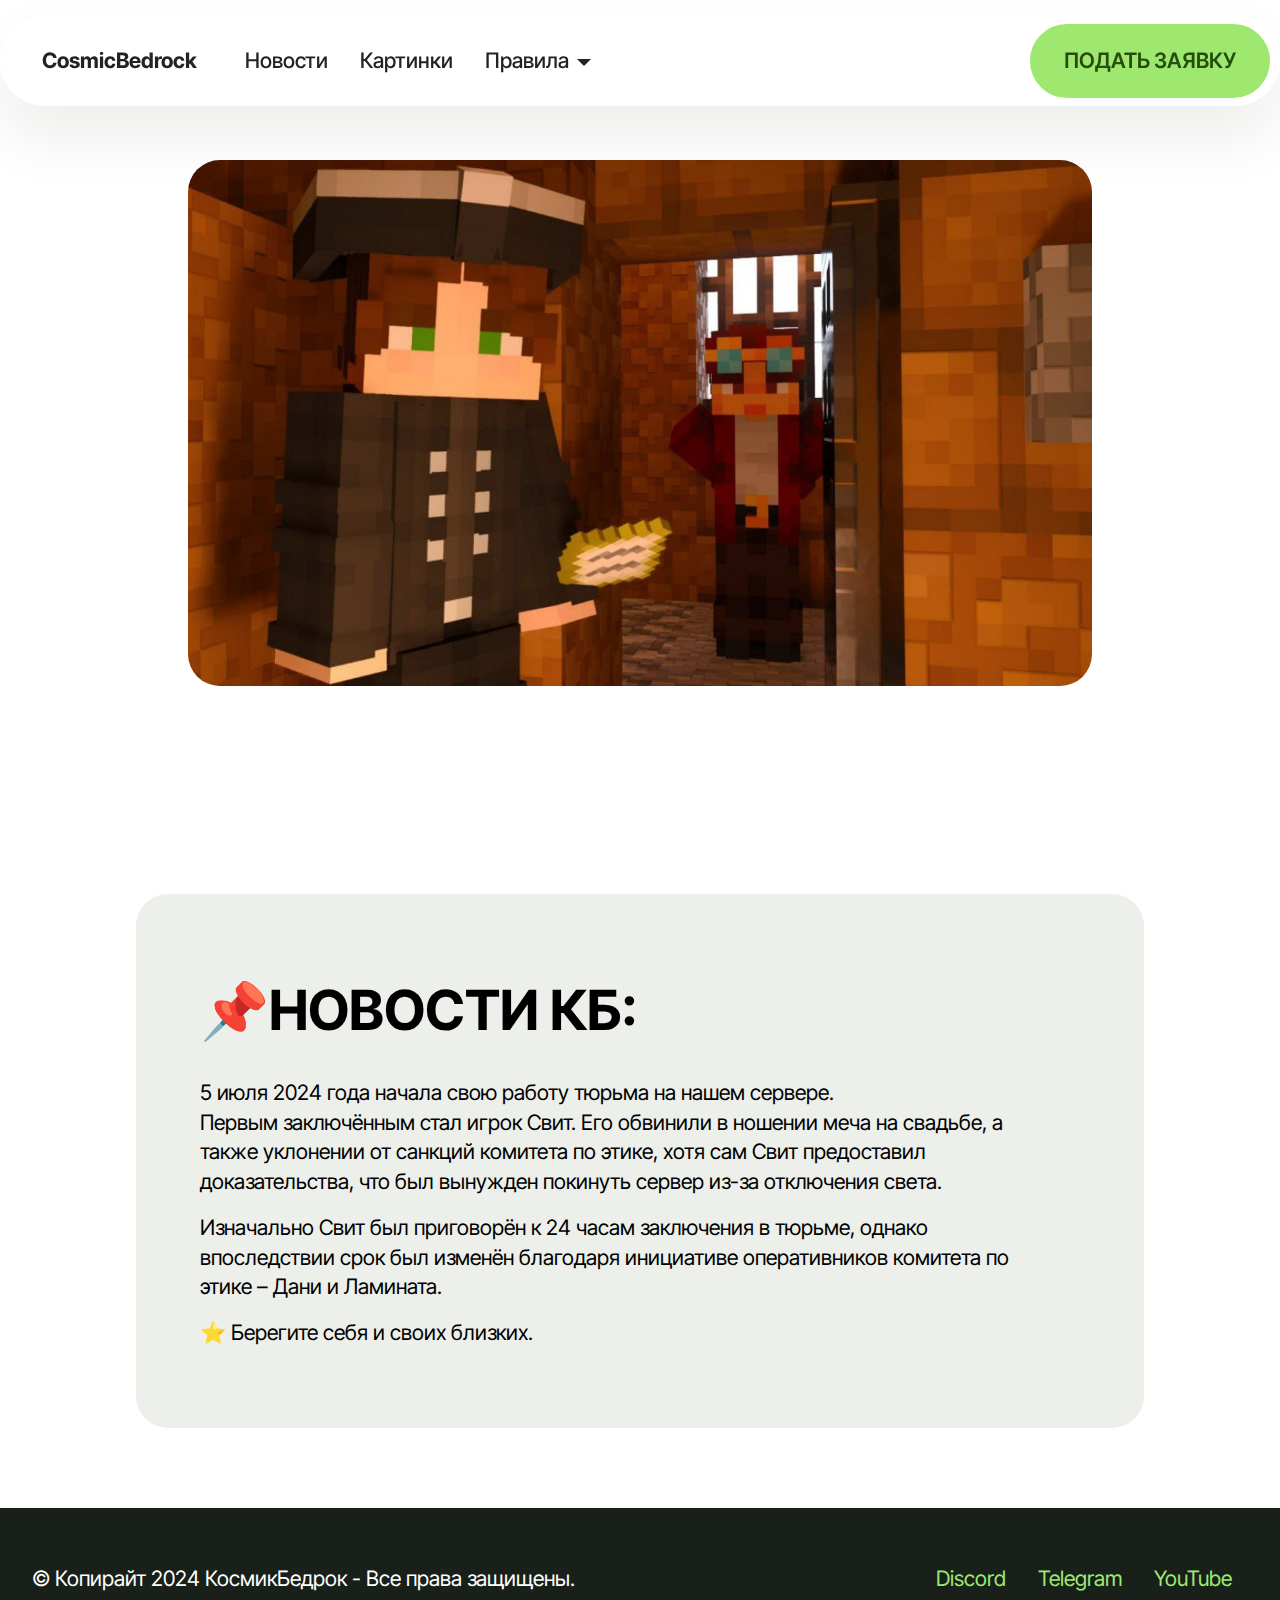
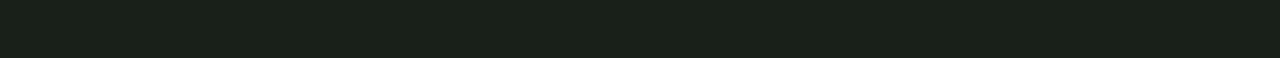
<file: pervyy-zaklyuchennyy.html>
<!DOCTYPE html>
<html  >
<head>
  <!-- Site made with Mobirise Website Builder v5.9.18, https://mobirise.com -->
  <meta charset="UTF-8">
  <meta http-equiv="X-UA-Compatible" content="IE=edge">
  <meta name="generator" content="Mobirise v5.9.18, mobirise.com">
  <meta name="viewport" content="width=device-width, initial-scale=1, minimum-scale=1">
  <link rel="shortcut icon" href="assets/images/model.png" type="image/x-icon">
  <meta name="description" content="">
  
  
  <title>Первый заключенный | КБ</title>
  <link rel="stylesheet" href="assets/web/assets/mobirise-icons2/mobirise2.css">
  <link rel="stylesheet" href="assets/bootstrap/css/bootstrap.min.css">
  <link rel="stylesheet" href="assets/bootstrap/css/bootstrap-grid.min.css">
  <link rel="stylesheet" href="assets/bootstrap/css/bootstrap-reboot.min.css">
  <link rel="stylesheet" href="assets/dropdown/css/style.css">
  <link rel="stylesheet" href="assets/theme/css/style.css">
  <link rel="preload" href="https://fonts.googleapis.com/css?family=Inter+Tight:100,200,300,400,500,600,700,800,900,100i,200i,300i,400i,500i,600i,700i,800i,900i&display=swap" as="style" onload="this.onload=null;this.rel='stylesheet'">
  <noscript><link rel="stylesheet" href="https://fonts.googleapis.com/css?family=Inter+Tight:100,200,300,400,500,600,700,800,900,100i,200i,300i,400i,500i,600i,700i,800i,900i&display=swap"></noscript>
  <link rel="preload" as="style" href="assets/mobirise/css/mbr-additional.css?v=8qjkkU"><link rel="stylesheet" href="assets/mobirise/css/mbr-additional.css?v=8qjkkU" type="text/css">

  
  
  
</head>
<body>
  
  <section data-bs-version="5.1" class="menu menu1 cid-ujRmhrFDpF" once="menu" id="menu01-17">
	

	<nav class="navbar navbar-dropdown navbar-fixed-top navbar-expand-lg">
		<div class="container">
			<div class="navbar-brand">
				
				<span class="navbar-caption-wrap"><a class="navbar-caption text-black text-primary display-4" href="index.html#header17-0">CosmicBedrock</a></span>
			</div>
			<button class="navbar-toggler" type="button" data-toggle="collapse" data-bs-toggle="collapse" data-target="#navbarSupportedContent" data-bs-target="#navbarSupportedContent" aria-controls="navbarNavAltMarkup" aria-expanded="false" aria-label="Toggle navigation">
				<div class="hamburger">
					<span></span>
					<span></span>
					<span></span>
					<span></span>
				</div>
			</button>
			<div class="collapse navbar-collapse" id="navbarSupportedContent">
				<ul class="navbar-nav nav-dropdown" data-app-modern-menu="true"><li class="nav-item">
						<a class="nav-link link text-black text-primary display-4" href="index.html#news08-7">Новости</a>
					</li>
					<li class="nav-item">
						<a class="nav-link link text-black text-primary display-4" href="index.html#slider05-4" aria-expanded="false">Картинки</a>
					</li>
					<li class="nav-item dropdown">
						<a class="nav-link link text-black dropdown-toggle show display-4" href="https://mobiri.se" data-toggle="dropdown-submenu" data-bs-toggle="dropdown" data-bs-auto-close="outside" aria-expanded="true">Правила</a><div class="dropdown-menu show" aria-labelledby="dropdown-269" data-bs-popper="none"><a class="text-black dropdown-item text-primary display-4" href="rules.html#list01-x">Основные правила</a><a class="text-black dropdown-item text-primary display-4" href="codex.html#menu01-z">Кодекс КБ</a></div>
					</li></ul>
				
				<div class="navbar-buttons mbr-section-btn"><a class="btn btn-primary display-4" href="https://t.me/cosmicbedrock" target="_blank">ПОДАТЬ ЗАЯВКУ</a></div>
			</div>
		</div>
	</nav>
</section>

<section data-bs-version="5.1" class="image01 cid-ujEe2bGpwv" id="image01-u">
  

  
  

  <div class="container">
    <div class="row justify-content-center">
      <div class="col-12 col-lg-9">
        <div class="image-wrapper mb-4">
          <img class="w-100" src="assets/images/photo-2024-07-26-18.jpg" alt="Mobirise Website Builder">
        </div>
        
        
      </div>
    </div>
  </div>
</section>

<section data-bs-version="5.1" class="article07 cid-ujEe1iRx2z" id="article07-t">
  

  
  
  <div class="container">
    <div class="row justify-content-center">
      <div class="card col-md-12 col-lg-10">
        <div class="card-wrapper">
          <h3 class="card-title mbr-fonts-style mbr-white mt-3 mb-4 display-2">
            <strong>📌НОВОСТИ КБ:</strong></h3>
          <div class="row card-box align-left">
            <div class="item features-without-image col-12">
              <div class="item-wrapper">
                
                <p class="mbr-text mbr-fonts-style display-7">5 июля 2024 года начала свою работу тюрьма на нашем сервере. 
<br>    Первым заключённым стал игрок Свит. Его обвинили в ношении меча на свадьбе, а также уклонении от санкций комитета по этике, хотя сам Свит предоставил доказательства, что был вынужден покинуть сервер из-за отключения света.</p>
              </div>
            </div>
            <div class="item features-without-image col-12">
              <div class="item-wrapper">
                
                <p class="mbr-text mbr-fonts-style display-7">
                  Изначально Свит был приговорён к 24 часам заключения в тюрьме, однако впоследствии срок был изменён благодаря инициативе оперативников комитета по этике – Дани и Ламината. 
                </p>
              </div>
            </div>
            <div class="item features-without-image col-12">
              <div class="item-wrapper">
                
                <p class="mbr-text mbr-fonts-style display-7">
                  ⭐️  Берегите себя и своих близких.
                </p>
              </div>
            </div>
            
          </div>
          
        </div>
      </div>
    </div>
  </div>
</section>

<section data-bs-version="5.1" class="footer2 cid-ujDWgOH3g6" once="footers" id="footer02-f">
    

    
    

    <div class="container">
        <div class="row">
            <div class="col-12 col-lg-6 center mt-2 mb-3">
                <p class="mbr-fonts-style copyright mb-0 display-7">
                    © Копирайт 2024 КосмикБедрок - Все права защищены.</p>
            </div>
            <div class="col-12 col-lg-6 center">
                <div class="row-links mt-2 mb-3">
                    <ul class="row-links-soc">
                        
                        
                        
                        
                    <li class="row-links-soc-item mbr-fonts-style display-7"><a href="https://discord.gg/ecQfhzn7" class="text-primary" target="_blank">Discord</a></li><li class="row-links-soc-item mbr-fonts-style display-7"><a href="https://t.me/cosmicbedrock" class="text-primary" target="_blank">Telegram</a></li><li class="row-links-soc-item mbr-fonts-style display-7"><a href="https://www.youtube.com/@cosmicbedrock" class="text-primary" target="_blank">YouTube</a></li></ul>
                </div>
            </div>
        </div>
    </div>
</section></section><script src="assets/bootstrap/js/bootstrap.bundle.min.js"></script>  <script src="assets/smoothscroll/smooth-scroll.js"></script>  <script src="assets/ytplayer/index.js"></script>  <script src="assets/dropdown/js/navbar-dropdown.js"></script>  <script src="assets/theme/js/script.js"></script>  
  
  
</body>
</html>
</file>
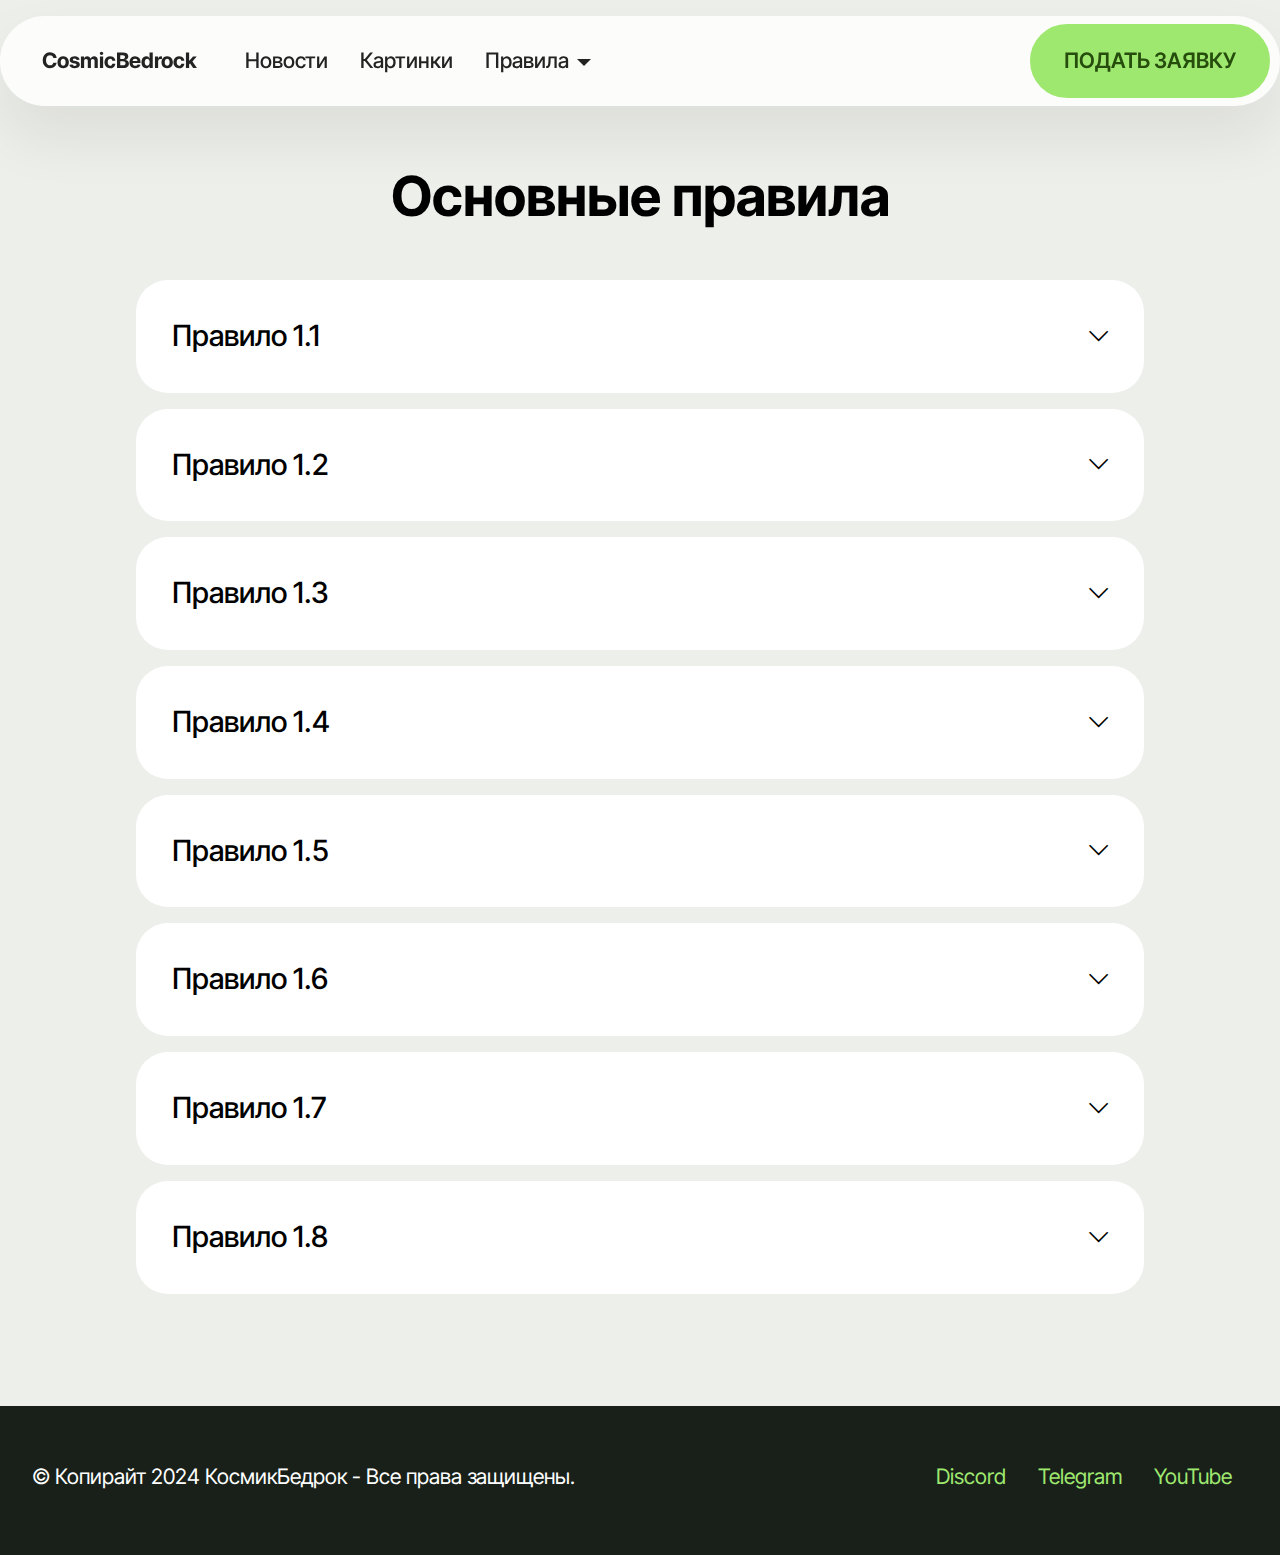
<file: rules.html>
<!DOCTYPE html>
<html  >
<head>
  <!-- Site made with Mobirise Website Builder v5.9.18, https://mobirise.com -->
  <meta charset="UTF-8">
  <meta http-equiv="X-UA-Compatible" content="IE=edge">
  <meta name="generator" content="Mobirise v5.9.18, mobirise.com">
  <meta name="viewport" content="width=device-width, initial-scale=1, minimum-scale=1">
  <link rel="shortcut icon" href="assets/images/model.png" type="image/x-icon">
  <meta name="description" content="">
  
  
  <title>Правила | КосмикБедрок</title>
  <link rel="stylesheet" href="assets/web/assets/mobirise-icons2/mobirise2.css">
  <link rel="stylesheet" href="assets/bootstrap/css/bootstrap.min.css">
  <link rel="stylesheet" href="assets/bootstrap/css/bootstrap-grid.min.css">
  <link rel="stylesheet" href="assets/bootstrap/css/bootstrap-reboot.min.css">
  <link rel="stylesheet" href="assets/dropdown/css/style.css">
  <link rel="stylesheet" href="assets/theme/css/style.css">
  <link rel="preload" href="https://fonts.googleapis.com/css?family=Inter+Tight:100,200,300,400,500,600,700,800,900,100i,200i,300i,400i,500i,600i,700i,800i,900i&display=swap" as="style" onload="this.onload=null;this.rel='stylesheet'">
  <noscript><link rel="stylesheet" href="https://fonts.googleapis.com/css?family=Inter+Tight:100,200,300,400,500,600,700,800,900,100i,200i,300i,400i,500i,600i,700i,800i,900i&display=swap"></noscript>
  <link rel="preload" as="style" href="assets/mobirise/css/mbr-additional.css?v=Yrv4ct"><link rel="stylesheet" href="assets/mobirise/css/mbr-additional.css?v=Yrv4ct" type="text/css">

  
  
  
</head>
<body>
  
  <section data-bs-version="5.1" class="menu menu1 cid-ujRmhrFDpF" once="menu" id="menu01-17">
	

	<nav class="navbar navbar-dropdown navbar-fixed-top navbar-expand-lg">
		<div class="container">
			<div class="navbar-brand">
				
				<span class="navbar-caption-wrap"><a class="navbar-caption text-black text-primary display-4" href="index.html#header17-0">CosmicBedrock</a></span>
			</div>
			<button class="navbar-toggler" type="button" data-toggle="collapse" data-bs-toggle="collapse" data-target="#navbarSupportedContent" data-bs-target="#navbarSupportedContent" aria-controls="navbarNavAltMarkup" aria-expanded="false" aria-label="Toggle navigation">
				<div class="hamburger">
					<span></span>
					<span></span>
					<span></span>
					<span></span>
				</div>
			</button>
			<div class="collapse navbar-collapse" id="navbarSupportedContent">
				<ul class="navbar-nav nav-dropdown" data-app-modern-menu="true"><li class="nav-item">
						<a class="nav-link link text-black text-primary display-4" href="index.html#news08-7">Новости</a>
					</li>
					<li class="nav-item">
						<a class="nav-link link text-black text-primary display-4" href="index.html#slider05-4" aria-expanded="false">Картинки</a>
					</li>
					<li class="nav-item dropdown">
						<a class="nav-link link text-black dropdown-toggle show display-4" href="https://mobiri.se" data-toggle="dropdown-submenu" data-bs-toggle="dropdown" data-bs-auto-close="outside" aria-expanded="true">Правила</a><div class="dropdown-menu show" aria-labelledby="dropdown-269" data-bs-popper="none"><a class="text-black dropdown-item text-primary display-4" href="rules.html#list01-x">Основные правила</a><a class="text-black dropdown-item text-primary display-4" href="codex.html#menu01-z">Кодекс КБ</a></div>
					</li></ul>
				
				<div class="navbar-buttons mbr-section-btn"><a class="btn btn-primary display-4" href="https://t.me/cosmicbedrock" target="_blank">ПОДАТЬ ЗАЯВКУ</a></div>
			</div>
		</div>
	</nav>
</section>

<section data-bs-version="5.1" class="list1 cid-ujEhFIQqMU" id="list01-x">	
    
	
	<div class="container">
		<div class="row justify-content-center">
			<div class="col-12 col-md-12 col-lg-10 m-auto">
				<div class="content">
					<div class="row justify-content-center mb-5">
						<div class="col-12 content-head">
							<div class="mbr-section-head">
								<h4 class="mbr-section-title mbr-fonts-style align-center mb-0 display-2">
									<strong>Основные правила</strong></h4>
								
							</div>
						</div>
					</div>
					<div id="bootstrap-accordion_14" class="panel-group accordionStyles accordion" role="tablist" aria-multiselectable="true">
						<div class="card">
							<div class="card-header" role="tab" id="headingOne">
								<a role="button" class="panel-title collapsed" data-toggle="collapse" data-bs-toggle="collapse" data-core="" href="#collapse1_14" aria-expanded="false" aria-controls="collapse1">
									<h6 class="panel-title-edit mbr-semibold mbr-fonts-style mb-0 display-5">Правило 1.1</h6>
									<span class="sign mbr-iconfont mobi-mbri-arrow-down"></span>
								</a>
							</div>
							<div id="collapse1_14" class="panel-collapse noScroll collapse" role="tabpanel" aria-labelledby="headingOne" data-parent="#accordion" data-bs-parent="#bootstrap-accordion_14">
								<div class="panel-body">
									<p class="mbr-fonts-style panel-text display-7">
										КБ (КосмикБедрок) — приватный майнкрафт бедрок сервер, нацеленный на общение и творчество.
									</p>
								</div>
							</div>
						</div>
						<div class="card">
							<div class="card-header" role="tab" id="headingOne">
								<a role="button" class="panel-title collapsed" data-toggle="collapse" data-bs-toggle="collapse" data-core="" href="#collapse2_14" aria-expanded="false" aria-controls="collapse2">
									<h6 class="panel-title-edit mbr-semibold mbr-fonts-style mb-0 display-5">
										Правило 1.2</h6>
									<span class="sign mbr-iconfont mobi-mbri-arrow-down"></span>
								</a>
							</div>
							<div id="collapse2_14" class="panel-collapse noScroll collapse" role="tabpanel" aria-labelledby="headingOne" data-parent="#accordion" data-bs-parent="#bootstrap-accordion_14">
								<div class="panel-body">
									<p class="mbr-fonts-style panel-text display-7">
										Играя на КБ, игрок соглашается со всеми действующими на сервере правилами и обязуется их соблюдать. В случае несоблюдения правил администрацией могут быть наложены санкции вплоть до блокировки на сервере.
									</p>
								</div>
							</div>
						</div>
						<div class="card">
							<div class="card-header" role="tab" id="headingOne">
								<a role="button" class="panel-title collapsed" data-toggle="collapse" data-bs-toggle="collapse" data-core="" href="#collapse3_14" aria-expanded="false" aria-controls="collapse3">
									<h6 class="panel-title-edit mbr-semibold mbr-fonts-style mb-0 display-5">
										Правило 1.3</h6>
									<span class="sign mbr-iconfont mobi-mbri-arrow-down"></span>
								</a>
							</div>
							<div id="collapse3_14" class="panel-collapse noScroll collapse" role="tabpanel" aria-labelledby="headingOne" data-parent="#accordion" data-bs-parent="#bootstrap-accordion_14">
								<div class="panel-body">
									<p class="mbr-fonts-style panel-text display-7">
										Запрещена продажа/покупка игровых предметов за реальные деньги. Подобный обмен может производиться только с помощью игровой валюты, покупка и продажа которой за реальные деньги также запрещена.
									</p>
								</div>
							</div>
						</div>
						<div class="card">
							<div class="card-header" role="tab" id="headingOne">
								<a role="button" class="panel-title collapsed" data-toggle="collapse" data-bs-toggle="collapse" data-core="" href="#collapse4_14" aria-expanded="false" aria-controls="collapse4">
									<h6 class="panel-title-edit mbr-semibold mbr-fonts-style mb-0 display-5">
										Правило 1.4</h6>
									<span class="sign mbr-iconfont mobi-mbri-arrow-down"></span>
								</a>
							</div>
							<div id="collapse4_14" class="panel-collapse noScroll collapse" role="tabpanel" aria-labelledby="headingOne" data-parent="#accordion" data-bs-parent="#bootstrap-accordion_14">
								<div class="panel-body">
									<p class="mbr-fonts-style panel-text display-7">
										Правила сервера подразделяются на основные правила и на кодекс КБ. Изменение основных правил проводится администрацией сервера. Основные правила стоят выше кодекса КБ.
									</p>
								</div>
							</div>
						</div>
						<div class="card">
							<div class="card-header" role="tab" id="headingOne">
								<a role="button" class="panel-title collapsed" data-toggle="collapse" data-bs-toggle="collapse" data-core="" href="#collapse5_14" aria-expanded="false" aria-controls="collapse5">
									<h6 class="panel-title-edit mbr-semibold mbr-fonts-style mb-0 display-5">
										Правило 1.5</h6>
									<span class="sign mbr-iconfont mobi-mbri-arrow-down"></span>
								</a>
							</div>
							<div id="collapse5_14" class="panel-collapse noScroll collapse" role="tabpanel" aria-labelledby="headingOne" data-parent="#accordion" data-bs-parent="#bootstrap-accordion_14">
								<div class="panel-body">
									<p class="mbr-fonts-style panel-text display-7">
										Запрещено технически вредить серверу (например специально понижать ТПС).
									</p>
								</div>
							</div>
						</div>
						<div class="card">
							<div class="card-header" role="tab" id="headingOne">
								<a role="button" class="panel-title collapsed" data-toggle="collapse" data-bs-toggle="collapse" data-core="" href="#collapse6_14" aria-expanded="false" aria-controls="collapse6">
									<h6 class="panel-title-edit mbr-semibold mbr-fonts-style mb-0 display-5">
										Правило 1.6</h6>
									<span class="sign mbr-iconfont mobi-mbri-arrow-down"></span>
								</a>
							</div>
							<div id="collapse6_14" class="panel-collapse noScroll collapse" role="tabpanel" aria-labelledby="headingOne" data-parent="#accordion" data-bs-parent="#bootstrap-accordion_14">
								<div class="panel-body">
									<p class="mbr-fonts-style panel-text display-7">
										Запрещена публикация и распространение материалов, запрещённых на территории Российской Федерации или вашим местным законодательством
									</p>
								</div>
							</div>
						</div>
					</div>
				</div>
			</div>
		</div>
	</div>
</section>

<section data-bs-version="5.1" class="list1 cid-ujEi90I5eG" id="list01-y">	
    
	
	<div class="container">
		<div class="row justify-content-center">
			<div class="col-12 col-md-12 col-lg-10 m-auto">
				<div class="content">
					
					<div id="bootstrap-accordion_15" class="panel-group accordionStyles accordion" role="tablist" aria-multiselectable="true">
						<div class="card">
							<div class="card-header" role="tab" id="headingOne">
								<a role="button" class="panel-title collapsed" data-toggle="collapse" data-bs-toggle="collapse" data-core="" href="#collapse1_15" aria-expanded="false" aria-controls="collapse1">
									<h6 class="panel-title-edit mbr-semibold mbr-fonts-style mb-0 display-5">
										Правило 1.7</h6>
									<span class="sign mbr-iconfont mobi-mbri-arrow-down"></span>
								</a>
							</div>
							<div id="collapse1_15" class="panel-collapse noScroll collapse" role="tabpanel" aria-labelledby="headingOne" data-parent="#accordion" data-bs-parent="#bootstrap-accordion_15">
								<div class="panel-body">
									<p class="mbr-fonts-style panel-text display-7">
										Запрещены попытки обхода ограничений, наложенных администрацией сервера.
									</p>
								</div>
							</div>
						</div>
						<div class="card">
							<div class="card-header" role="tab" id="headingOne">
								<a role="button" class="panel-title collapsed" data-toggle="collapse" data-bs-toggle="collapse" data-core="" href="#collapse2_15" aria-expanded="false" aria-controls="collapse2">
									<h6 class="panel-title-edit mbr-semibold mbr-fonts-style mb-0 display-5">
										Правило 1.8</h6>
									<span class="sign mbr-iconfont mobi-mbri-arrow-down"></span>
								</a>
							</div>
							<div id="collapse2_15" class="panel-collapse noScroll collapse" role="tabpanel" aria-labelledby="headingOne" data-parent="#accordion" data-bs-parent="#bootstrap-accordion_15">
								<div class="panel-body">
									<p class="mbr-fonts-style panel-text display-7">
										Запрещено использовани багов игры, дюпов и т.д.
									</p>
								</div>
							</div>
						</div>
						
						
						
						
					</div>
				</div>
			</div>
		</div>
	</div>
</section>

<section data-bs-version="5.1" class="footer2 cid-ujDWgOH3g6" once="footers" id="footer02-9">
    

    
    

    <div class="container">
        <div class="row">
            <div class="col-12 col-lg-6 center mt-2 mb-3">
                <p class="mbr-fonts-style copyright mb-0 display-7">
                    © Копирайт 2024 КосмикБедрок - Все права защищены.</p>
            </div>
            <div class="col-12 col-lg-6 center">
                <div class="row-links mt-2 mb-3">
                    <ul class="row-links-soc">
                        
                        
                        
                        
                    <li class="row-links-soc-item mbr-fonts-style display-7"><a href="https://discord.gg/ecQfhzn7" class="text-primary" target="_blank">Discord</a></li><li class="row-links-soc-item mbr-fonts-style display-7"><a href="https://t.me/cosmicbedrock" class="text-primary" target="_blank">Telegram</a></li><li class="row-links-soc-item mbr-fonts-style display-7"><a href="https://www.youtube.com/@cosmicbedrock" class="text-primary" target="_blank">YouTube</a></li></ul>
                </div>
            </div>
        </div>
    </div>
</section></section><script src="assets/bootstrap/js/bootstrap.bundle.min.js"></script>  <script src="assets/smoothscroll/smooth-scroll.js"></script>  <script src="assets/ytplayer/index.js"></script>  <script src="assets/dropdown/js/navbar-dropdown.js"></script>  <script src="assets/mbr-switch-arrow/mbr-switch-arrow.js"></script>  <script src="assets/theme/js/script.js"></script>  
  
  
</body>
</html>
</file>
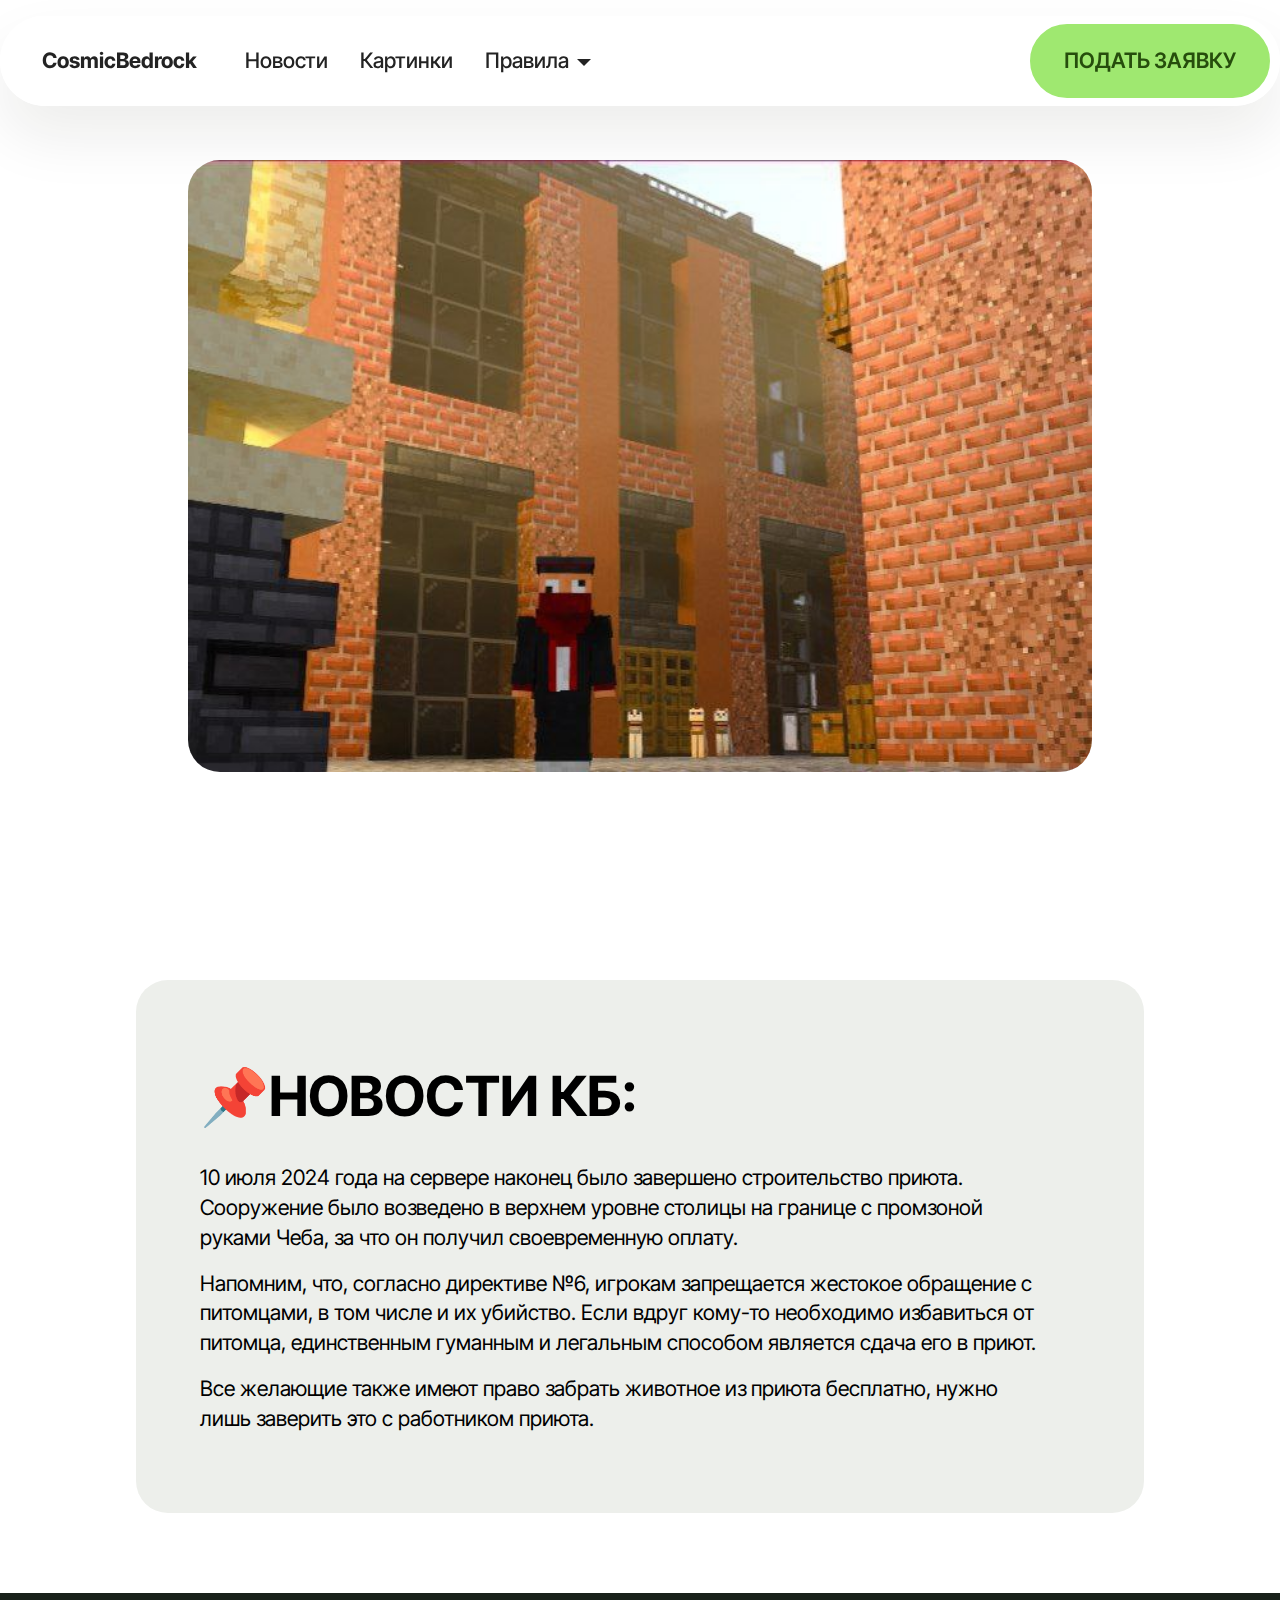
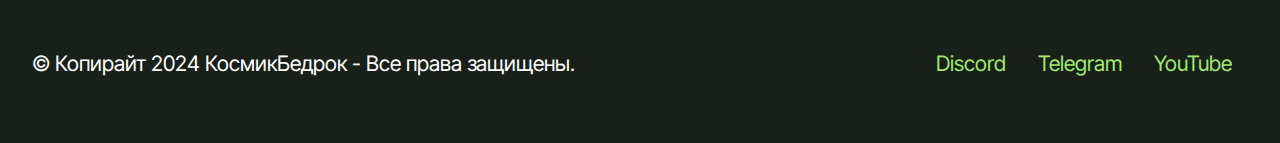
<file: zavershena-postroyka-priyuta.html>
<!DOCTYPE html>
<html  >
<head>
  <!-- Site made with Mobirise Website Builder v5.9.18, https://mobirise.com -->
  <meta charset="UTF-8">
  <meta http-equiv="X-UA-Compatible" content="IE=edge">
  <meta name="generator" content="Mobirise v5.9.18, mobirise.com">
  <meta name="viewport" content="width=device-width, initial-scale=1, minimum-scale=1">
  <link rel="shortcut icon" href="assets/images/model.png" type="image/x-icon">
  <meta name="description" content="">
  
  
  <title>Завершена постройка приюта | КБ</title>
  <link rel="stylesheet" href="assets/web/assets/mobirise-icons2/mobirise2.css">
  <link rel="stylesheet" href="assets/bootstrap/css/bootstrap.min.css">
  <link rel="stylesheet" href="assets/bootstrap/css/bootstrap-grid.min.css">
  <link rel="stylesheet" href="assets/bootstrap/css/bootstrap-reboot.min.css">
  <link rel="stylesheet" href="assets/dropdown/css/style.css">
  <link rel="stylesheet" href="assets/theme/css/style.css">
  <link rel="preload" href="https://fonts.googleapis.com/css?family=Inter+Tight:100,200,300,400,500,600,700,800,900,100i,200i,300i,400i,500i,600i,700i,800i,900i&display=swap" as="style" onload="this.onload=null;this.rel='stylesheet'">
  <noscript><link rel="stylesheet" href="https://fonts.googleapis.com/css?family=Inter+Tight:100,200,300,400,500,600,700,800,900,100i,200i,300i,400i,500i,600i,700i,800i,900i&display=swap"></noscript>
  <link rel="preload" as="style" href="assets/mobirise/css/mbr-additional.css?v=ohW6yf"><link rel="stylesheet" href="assets/mobirise/css/mbr-additional.css?v=ohW6yf" type="text/css">

  
  
  
</head>
<body>
  
  <section data-bs-version="5.1" class="menu menu1 cid-ujRmhrFDpF" once="menu" id="menu01-17">
	

	<nav class="navbar navbar-dropdown navbar-fixed-top navbar-expand-lg">
		<div class="container">
			<div class="navbar-brand">
				
				<span class="navbar-caption-wrap"><a class="navbar-caption text-black text-primary display-4" href="index.html#header17-0">CosmicBedrock</a></span>
			</div>
			<button class="navbar-toggler" type="button" data-toggle="collapse" data-bs-toggle="collapse" data-target="#navbarSupportedContent" data-bs-target="#navbarSupportedContent" aria-controls="navbarNavAltMarkup" aria-expanded="false" aria-label="Toggle navigation">
				<div class="hamburger">
					<span></span>
					<span></span>
					<span></span>
					<span></span>
				</div>
			</button>
			<div class="collapse navbar-collapse" id="navbarSupportedContent">
				<ul class="navbar-nav nav-dropdown" data-app-modern-menu="true"><li class="nav-item">
						<a class="nav-link link text-black text-primary display-4" href="index.html#news08-7">Новости</a>
					</li>
					<li class="nav-item">
						<a class="nav-link link text-black text-primary display-4" href="index.html#slider05-4" aria-expanded="false">Картинки</a>
					</li>
					<li class="nav-item dropdown">
						<a class="nav-link link text-black dropdown-toggle show display-4" href="https://mobiri.se" data-toggle="dropdown-submenu" data-bs-toggle="dropdown" data-bs-auto-close="outside" aria-expanded="true">Правила</a><div class="dropdown-menu show" aria-labelledby="dropdown-269" data-bs-popper="none"><a class="text-black dropdown-item text-primary display-4" href="rules.html#list01-x">Основные правила</a><a class="text-black dropdown-item text-primary display-4" href="codex.html#menu01-z">Кодекс КБ</a></div>
					</li></ul>
				
				<div class="navbar-buttons mbr-section-btn"><a class="btn btn-primary display-4" href="https://t.me/cosmicbedrock" target="_blank">ПОДАТЬ ЗАЯВКУ</a></div>
			</div>
		</div>
	</nav>
</section>

<section data-bs-version="5.1" class="image01 cid-ujEcIuxBh6" id="image01-p">
  

  
  

  <div class="container">
    <div class="row justify-content-center">
      <div class="col-12 col-lg-9">
        <div class="image-wrapper mb-4">
          <img class="w-100" src="assets/images/photo-2024-07-26-17-59.jpg" alt="Mobirise Website Builder">
        </div>
        
        
      </div>
    </div>
  </div>
</section>

<section data-bs-version="5.1" class="article07 cid-ujEcN6eEs0" id="article07-q">
  

  
  
  <div class="container">
    <div class="row justify-content-center">
      <div class="card col-md-12 col-lg-10">
        <div class="card-wrapper">
          <h3 class="card-title mbr-fonts-style mbr-white mt-3 mb-4 display-2">
            <strong>📌НОВОСТИ КБ:</strong></h3>
          <div class="row card-box align-left">
            <div class="item features-without-image col-12">
              <div class="item-wrapper">
                
                <p class="mbr-text mbr-fonts-style display-7">
                  10 июля 2024 года на сервере наконец было завершено строительство приюта. Сооружение было возведено в верхнем уровне столицы на границе с промзоной руками Чеба, за что он получил своевременную оплату.</p>
              </div>
            </div>
            <div class="item features-without-image col-12">
              <div class="item-wrapper">
                
                <p class="mbr-text mbr-fonts-style display-7">
                  Напомним, что, согласно директиве №6, игрокам запрещается жестокое обращение с питомцами, в том числе и их убийство. Если вдруг кому-то необходимо избавиться от питомца, единственным гуманным и легальным способом является сдача его в приют.
                </p>
              </div>
            </div>
            <div class="item features-without-image col-12">
              <div class="item-wrapper">
                
                <p class="mbr-text mbr-fonts-style display-7">
                   Все желающие также имеют право забрать животное из приюта бесплатно, нужно лишь заверить это с работником приюта.
                </p>
              </div>
            </div>
            
          </div>
          
        </div>
      </div>
    </div>
  </div>
</section>

<section data-bs-version="5.1" class="footer2 cid-ujDWgOH3g6" once="footers" id="footer02-j">
    

    
    

    <div class="container">
        <div class="row">
            <div class="col-12 col-lg-6 center mt-2 mb-3">
                <p class="mbr-fonts-style copyright mb-0 display-7">
                    © Копирайт 2024 КосмикБедрок - Все права защищены.</p>
            </div>
            <div class="col-12 col-lg-6 center">
                <div class="row-links mt-2 mb-3">
                    <ul class="row-links-soc">
                        
                        
                        
                        
                    <li class="row-links-soc-item mbr-fonts-style display-7"><a href="https://discord.gg/ecQfhzn7" class="text-primary" target="_blank">Discord</a></li><li class="row-links-soc-item mbr-fonts-style display-7"><a href="https://t.me/cosmicbedrock" class="text-primary" target="_blank">Telegram</a></li><li class="row-links-soc-item mbr-fonts-style display-7"><a href="https://www.youtube.com/@cosmicbedrock" class="text-primary" target="_blank">YouTube</a></li></ul>
                </div>
            </div>
        </div>
    </div>
</section></section><script src="assets/bootstrap/js/bootstrap.bundle.min.js"></script>  <script src="assets/smoothscroll/smooth-scroll.js"></script>  <script src="assets/ytplayer/index.js"></script>  <script src="assets/dropdown/js/navbar-dropdown.js"></script>  <script src="assets/theme/js/script.js"></script>  
  
  
</body>
</html>
</file>
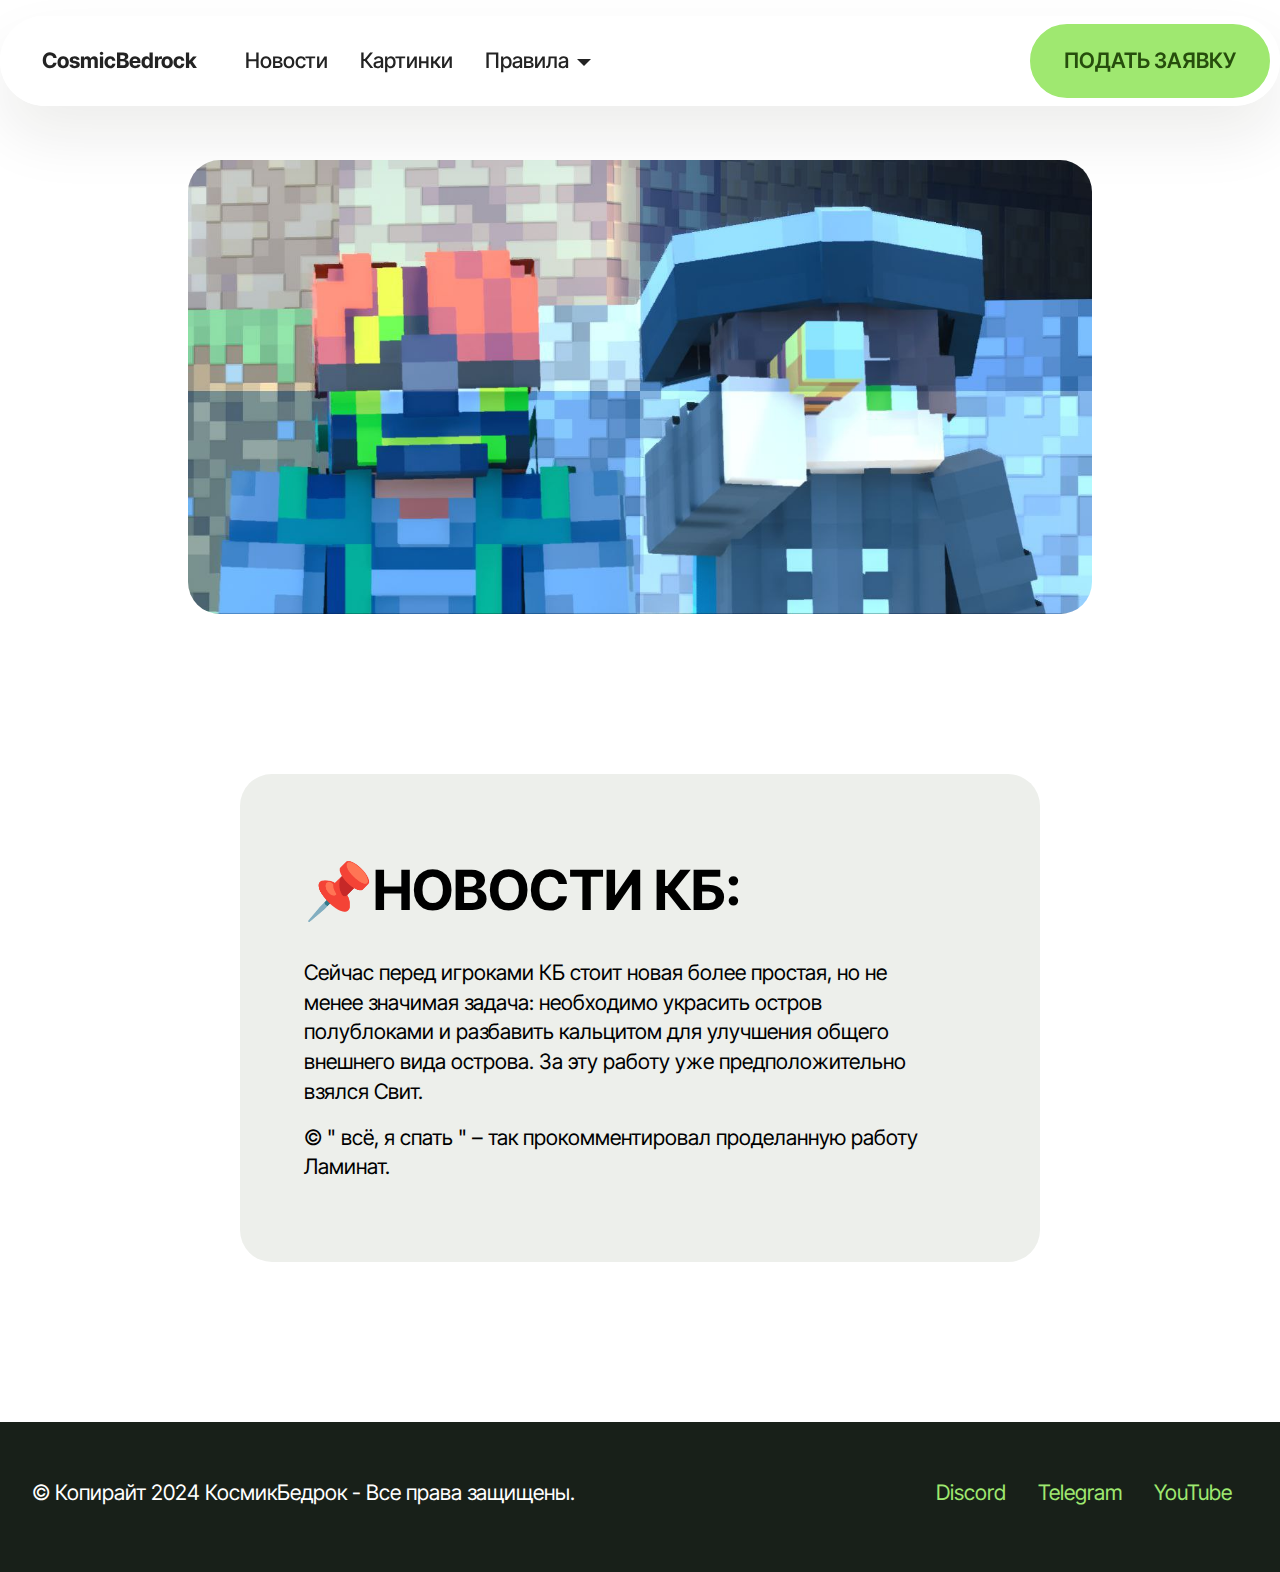
<file: zavershena-postroyka-tyurmy.html>
<!DOCTYPE html>
<html  >
<head>
  <!-- Site made with Mobirise Website Builder v5.9.18, https://mobirise.com -->
  <meta charset="UTF-8">
  <meta http-equiv="X-UA-Compatible" content="IE=edge">
  <meta name="generator" content="Mobirise v5.9.18, mobirise.com">
  <meta name="viewport" content="width=device-width, initial-scale=1, minimum-scale=1">
  <link rel="shortcut icon" href="assets/images/model.png" type="image/x-icon">
  <meta name="description" content="">
  
  
  <title>Завершена постройка тюрьмы | КБ</title>
  <link rel="stylesheet" href="assets/web/assets/mobirise-icons2/mobirise2.css">
  <link rel="stylesheet" href="assets/bootstrap/css/bootstrap.min.css">
  <link rel="stylesheet" href="assets/bootstrap/css/bootstrap-grid.min.css">
  <link rel="stylesheet" href="assets/bootstrap/css/bootstrap-reboot.min.css">
  <link rel="stylesheet" href="assets/dropdown/css/style.css">
  <link rel="stylesheet" href="assets/theme/css/style.css">
  <link rel="preload" href="https://fonts.googleapis.com/css?family=Inter+Tight:100,200,300,400,500,600,700,800,900,100i,200i,300i,400i,500i,600i,700i,800i,900i&display=swap" as="style" onload="this.onload=null;this.rel='stylesheet'">
  <noscript><link rel="stylesheet" href="https://fonts.googleapis.com/css?family=Inter+Tight:100,200,300,400,500,600,700,800,900,100i,200i,300i,400i,500i,600i,700i,800i,900i&display=swap"></noscript>
  <link rel="preload" as="style" href="assets/mobirise/css/mbr-additional.css?v=QQvGlB"><link rel="stylesheet" href="assets/mobirise/css/mbr-additional.css?v=QQvGlB" type="text/css">

  
  
  
</head>
<body>
  
  <section data-bs-version="5.1" class="menu menu1 cid-ujRmhrFDpF" once="menu" id="menu01-17">
	

	<nav class="navbar navbar-dropdown navbar-fixed-top navbar-expand-lg">
		<div class="container">
			<div class="navbar-brand">
				
				<span class="navbar-caption-wrap"><a class="navbar-caption text-black text-primary display-4" href="index.html#header17-0">CosmicBedrock</a></span>
			</div>
			<button class="navbar-toggler" type="button" data-toggle="collapse" data-bs-toggle="collapse" data-target="#navbarSupportedContent" data-bs-target="#navbarSupportedContent" aria-controls="navbarNavAltMarkup" aria-expanded="false" aria-label="Toggle navigation">
				<div class="hamburger">
					<span></span>
					<span></span>
					<span></span>
					<span></span>
				</div>
			</button>
			<div class="collapse navbar-collapse" id="navbarSupportedContent">
				<ul class="navbar-nav nav-dropdown" data-app-modern-menu="true"><li class="nav-item">
						<a class="nav-link link text-black text-primary display-4" href="index.html#news08-7">Новости</a>
					</li>
					<li class="nav-item">
						<a class="nav-link link text-black text-primary display-4" href="index.html#slider05-4" aria-expanded="false">Картинки</a>
					</li>
					<li class="nav-item dropdown">
						<a class="nav-link link text-black dropdown-toggle show display-4" href="https://mobiri.se" data-toggle="dropdown-submenu" data-bs-toggle="dropdown" data-bs-auto-close="outside" aria-expanded="true">Правила</a><div class="dropdown-menu show" aria-labelledby="dropdown-269" data-bs-popper="none"><a class="text-black dropdown-item text-primary display-4" href="rules.html#list01-x">Основные правила</a><a class="text-black dropdown-item text-primary display-4" href="codex.html#menu01-z">Кодекс КБ</a></div>
					</li></ul>
				
				<div class="navbar-buttons mbr-section-btn"><a class="btn btn-primary display-4" href="https://t.me/cosmicbedrock" target="_blank">ПОДАТЬ ЗАЯВКУ</a></div>
			</div>
		</div>
	</nav>
</section>

<section data-bs-version="5.1" class="image01 cid-ujEcs1zagj" id="image01-o">
  

  
  

  <div class="container">
    <div class="row justify-content-center">
      <div class="col-12 col-lg-9">
        <div class="image-wrapper mb-4">
          <img class="w-100" src="assets/images/photo-2024-07-26-17-58.jpg" alt="Mobirise Website Builder">
        </div>
        
        
      </div>
    </div>
  </div>
</section>

<section data-bs-version="5.1" class="article07 cid-ujEb87UZWL" id="article07-m">
  

  
  
  <div class="container">
    <div class="row justify-content-center">
      <div class="card col-md-12 col-lg-8">
        <div class="card-wrapper">
          <h3 class="card-title mbr-fonts-style mbr-white mt-3 mb-4 display-2">
            <strong>📌НОВОСТИ КБ:</strong></h3>
          <div class="row card-box align-left">
            
            <div class="item features-without-image col-12 active">
              <div class="item-wrapper">
                
                <p class="mbr-text mbr-fonts-style display-7">
                  Сейчас перед игроками КБ стоит новая более простая, но не менее значимая задача: необходимо украсить остров полублоками и разбавить кальцитом для улучшения общего внешнего вида острова. За эту работу уже предположительно взялся Свит.
                </p>
              </div>
            </div><div class="item features-without-image col-12">
              <div class="item-wrapper">
                
                <p class="mbr-text mbr-fonts-style display-7">
                  © " всё, я спать " – так прокомментировал проделанную работу Ламинат.</p>
              </div>
            </div>
            
            
          </div>
          
        </div>
      </div>
    </div>
  </div>
</section>

<section data-bs-version="5.1" class="footer2 cid-ujDWgOH3g6" once="footers" id="footer02-h">
    

    
    

    <div class="container">
        <div class="row">
            <div class="col-12 col-lg-6 center mt-2 mb-3">
                <p class="mbr-fonts-style copyright mb-0 display-7">
                    © Копирайт 2024 КосмикБедрок - Все права защищены.</p>
            </div>
            <div class="col-12 col-lg-6 center">
                <div class="row-links mt-2 mb-3">
                    <ul class="row-links-soc">
                        
                        
                        
                        
                    <li class="row-links-soc-item mbr-fonts-style display-7"><a href="https://discord.gg/ecQfhzn7" class="text-primary" target="_blank">Discord</a></li><li class="row-links-soc-item mbr-fonts-style display-7"><a href="https://t.me/cosmicbedrock" class="text-primary" target="_blank">Telegram</a></li><li class="row-links-soc-item mbr-fonts-style display-7"><a href="https://www.youtube.com/@cosmicbedrock" class="text-primary" target="_blank">YouTube</a></li></ul>
                </div>
            </div>
        </div>
    </div>
</section></section><script src="assets/bootstrap/js/bootstrap.bundle.min.js"></script>  <script src="assets/smoothscroll/smooth-scroll.js"></script>  <script src="assets/ytplayer/index.js"></script>  <script src="assets/dropdown/js/navbar-dropdown.js"></script>  <script src="assets/theme/js/script.js"></script>  
  
  
</body>
</html>
</file>
<file: assets/web/assets/mobirise-icons2/mobirise2.css>
@font-face {
  font-family: 'Moririse2';
  font-display: swap;
  src:  url('mobirise2.eot?f2bix4');
  src:  url('mobirise2.eot?f2bix4#iefix') format('embedded-opentype'),
    url('mobirise2.ttf?f2bix4') format('truetype'),
    url('mobirise2.woff?f2bix4') format('woff'),
    url('mobirise2.svg?f2bix4#mobirise2') format('svg');
  font-weight: normal;
  font-style: normal;
}

[class^="mobi-"], [class*=" mobi-"] {
  /* use !important to prevent issues with browser extensions that change fonts */
  font-family: 'Moririse2' !important;
  speak: none;
  font-style: normal;
  font-weight: normal;
  font-variant: normal;
  text-transform: none;
  line-height: 1;

  /* Better Font Rendering =========== */
  -webkit-font-smoothing: antialiased;
  -moz-osx-font-smoothing: grayscale;
}

.mobi-mbri-add-submenu:before {
  content: "\e900";
}
.mobi-mbri-alert:before {
  content: "\e901";
}
.mobi-mbri-align-center:before {
  content: "\e902";
}
.mobi-mbri-align-justify:before {
  content: "\e903";
}
.mobi-mbri-align-left:before {
  content: "\e904";
}
.mobi-mbri-align-right:before {
  content: "\e905";
}
.mobi-mbri-android:before {
  content: "\e906";
}
.mobi-mbri-apple:before {
  content: "\e907";
}
.mobi-mbri-arrow-down:before {
  content: "\e908";
}
.mobi-mbri-arrow-next:before {
  content: "\e909";
}
.mobi-mbri-arrow-prev:before {
  content: "\e90a";
}
.mobi-mbri-arrow-up:before {
  content: "\e90b";
}
.mobi-mbri-bold:before {
  content: "\e90c";
}
.mobi-mbri-bookmark:before {
  content: "\e90d";
}
.mobi-mbri-bootstrap:before {
  content: "\e90e";
}
.mobi-mbri-briefcase:before {
  content: "\e90f";
}
.mobi-mbri-browse:before {
  content: "\e910";
}
.mobi-mbri-bulleted-list:before {
  content: "\e911";
}
.mobi-mbri-calendar:before {
  content: "\e912";
}
.mobi-mbri-camera:before {
  content: "\e913";
}
.mobi-mbri-cart-add:before {
  content: "\e914";
}
.mobi-mbri-cart-full:before {
  content: "\e915";
}
.mobi-mbri-cash:before {
  content: "\e916";
}
.mobi-mbri-change-style:before {
  content: "\e917";
}
.mobi-mbri-chat:before {
  content: "\e918";
}
.mobi-mbri-clock:before {
  content: "\e919";
}
.mobi-mbri-close:before {
  content: "\e91a";
}
.mobi-mbri-cloud:before {
  content: "\e91b";
}
.mobi-mbri-code:before {
  content: "\e91c";
}
.mobi-mbri-contact-form:before {
  content: "\e91d";
}
.mobi-mbri-credit-card:before {
  content: "\e91e";
}
.mobi-mbri-cursor-click:before {
  content: "\e91f";
}
.mobi-mbri-cust-feedback:before {
  content: "\e920";
}
.mobi-mbri-database:before {
  content: "\e921";
}
.mobi-mbri-delivery:before {
  content: "\e922";
}
.mobi-mbri-desktop:before {
  content: "\e923";
}
.mobi-mbri-devices:before {
  content: "\e924";
}
.mobi-mbri-down:before {
  content: "\e925";
}
.mobi-mbri-download-2:before {
  content: "\e926";
}
.mobi-mbri-download:before {
  content: "\e927";
}
.mobi-mbri-drag-n-drop-2:before {
  content: "\e928";
}
.mobi-mbri-drag-n-drop:before {
  content: "\e929";
}
.mobi-mbri-edit-2:before {
  content: "\e92a";
}
.mobi-mbri-edit:before {
  content: "\e92b";
}
.mobi-mbri-error:before {
  content: "\e92c";
}
.mobi-mbri-extension:before {
  content: "\e92d";
}
.mobi-mbri-features:before {
  content: "\e92e";
}
.mobi-mbri-file:before {
  content: "\e92f";
}
.mobi-mbri-flag:before {
  content: "\e930";
}
.mobi-mbri-folder:before {
  content: "\e931";
}
.mobi-mbri-gift:before {
  content: "\e932";
}
.mobi-mbri-github:before {
  content: "\e933";
}
.mobi-mbri-globe-2:before {
  content: "\e934";
}
.mobi-mbri-globe:before {
  content: "\e935";
}
.mobi-mbri-growing-chart:before {
  content: "\e936";
}
.mobi-mbri-hearth:before {
  content: "\e937";
}
.mobi-mbri-help:before {
  content: "\e938";
}
.mobi-mbri-home:before {
  content: "\e939";
}
.mobi-mbri-hot-cup:before {
  content: "\e93a";
}
.mobi-mbri-idea:before {
  content: "\e93b";
}
.mobi-mbri-image-gallery:before {
  content: "\e93c";
}
.mobi-mbri-image-slider:before {
  content: "\e93d";
}
.mobi-mbri-info:before {
  content: "\e93e";
}
.mobi-mbri-italic:before {
  content: "\e93f";
}
.mobi-mbri-key:before {
  content: "\e940";
}
.mobi-mbri-laptop:before {
  content: "\e941";
}
.mobi-mbri-layers:before {
  content: "\e942";
}
.mobi-mbri-left-right:before {
  content: "\e943";
}
.mobi-mbri-left:before {
  content: "\e944";
}
.mobi-mbri-letter:before {
  content: "\e945";
}
.mobi-mbri-like:before {
  content: "\e946";
}
.mobi-mbri-link:before {
  content: "\e947";
}
.mobi-mbri-lock:before {
  content: "\e948";
}
.mobi-mbri-login:before {
  content: "\e949";
}
.mobi-mbri-logout:before {
  content: "\e94a";
}
.mobi-mbri-magic-stick:before {
  content: "\e94b";
}
.mobi-mbri-map-pin:before {
  content: "\e94c";
}
.mobi-mbri-menu:before {
  content: "\e94d";
}
.mobi-mbri-mobile-2:before {
  content: "\e94e";
}
.mobi-mbri-mobile-horizontal:before {
  content: "\e94f";
}
.mobi-mbri-mobile:before {
  content: "\e950";
}
.mobi-mbri-mobirise:before {
  content: "\e951";
}
.mobi-mbri-more-horizontal:before {
  content: "\e952";
}
.mobi-mbri-more-vertical:before {
  content: "\e953";
}
.mobi-mbri-music:before {
  content: "\e954";
}
.mobi-mbri-new-file:before {
  content: "\e955";
}
.mobi-mbri-numbered-list:before {
  content: "\e956";
}
.mobi-mbri-opened-folder:before {
  content: "\e957";
}
.mobi-mbri-pages:before {
  content: "\e958";
}
.mobi-mbri-paper-plane:before {
  content: "\e959";
}
.mobi-mbri-paperclip:before {
  content: "\e95a";
}
.mobi-mbri-phone:before {
  content: "\e95b";
}
.mobi-mbri-photo:before {
  content: "\e95c";
}
.mobi-mbri-photos:before {
  content: "\e95d";
}
.mobi-mbri-pin:before {
  content: "\e95e";
}
.mobi-mbri-play:before {
  content: "\e95f";
}
.mobi-mbri-plus:before {
  content: "\e960";
}
.mobi-mbri-preview:before {
  content: "\e961";
}
.mobi-mbri-print:before {
  content: "\e962";
}
.mobi-mbri-protect:before {
  content: "\e963";
}
.mobi-mbri-question:before {
  content: "\e964";
}
.mobi-mbri-quote-left:before {
  content: "\e965";
}
.mobi-mbri-quote-right:before {
  content: "\e966";
}
.mobi-mbri-redo:before {
  content: "\e967";
}
.mobi-mbri-refresh:before {
  content: "\e968";
}
.mobi-mbri-responsive-2:before {
  content: "\e969";
}
.mobi-mbri-responsive:before {
  content: "\e96a";
}
.mobi-mbri-right:before {
  content: "\e96b";
}
.mobi-mbri-rocket:before {
  content: "\e96c";
}
.mobi-mbri-sad-face:before {
  content: "\e96d";
}
.mobi-mbri-sale:before {
  content: "\e96e";
}
.mobi-mbri-save:before {
  content: "\e96f";
}
.mobi-mbri-search:before {
  content: "\e970";
}
.mobi-mbri-setting-2:before {
  content: "\e971";
}
.mobi-mbri-setting-3:before {
  content: "\e972";
}
.mobi-mbri-setting:before {
  content: "\e973";
}
.mobi-mbri-share:before {
  content: "\e974";
}
.mobi-mbri-shopping-bag:before {
  content: "\e975";
}
.mobi-mbri-shopping-basket:before {
  content: "\e976";
}
.mobi-mbri-shopping-cart:before {
  content: "\e977";
}
.mobi-mbri-sites:before {
  content: "\e978";
}
.mobi-mbri-smile-face:before {
  content: "\e979";
}
.mobi-mbri-speed:before {
  content: "\e97a";
}
.mobi-mbri-star:before {
  content: "\e97b";
}
.mobi-mbri-success:before {
  content: "\e97c";
}
.mobi-mbri-sun:before {
  content: "\e97d";
}
.mobi-mbri-sun2:before {
  content: "\e97e";
}
.mobi-mbri-tablet-vertical:before {
  content: "\e97f";
}
.mobi-mbri-tablet:before {
  content: "\e980";
}
.mobi-mbri-target:before {
  content: "\e981";
}
.mobi-mbri-timer:before {
  content: "\e982";
}
.mobi-mbri-to-ftp:before {
  content: "\e983";
}
.mobi-mbri-to-local-drive:before {
  content: "\e984";
}
.mobi-mbri-touch-swipe:before {
  content: "\e985";
}
.mobi-mbri-touch:before {
  content: "\e986";
}
.mobi-mbri-trash:before {
  content: "\e987";
}
.mobi-mbri-underline:before {
  content: "\e988";
}
.mobi-mbri-undo:before {
  content: "\e989";
}
.mobi-mbri-unlink:before {
  content: "\e98a";
}
.mobi-mbri-unlock:before {
  content: "\e98b";
}
.mobi-mbri-up-down:before {
  content: "\e98c";
}
.mobi-mbri-up:before {
  content: "\e98d";
}
.mobi-mbri-update:before {
  content: "\e98e";
}
.mobi-mbri-upload-2:before {
  content: "\e98f";
}
.mobi-mbri-upload:before {
  content: "\e990";
}
.mobi-mbri-user-2:before {
  content: "\e991";
}
.mobi-mbri-user:before {
  content: "\e992";
}
.mobi-mbri-users:before {
  content: "\e993";
}
.mobi-mbri-video-play:before {
  content: "\e994";
}
.mobi-mbri-video:before {
  content: "\e995";
}
.mobi-mbri-watch:before {
  content: "\e996";
}
.mobi-mbri-website-theme-2:before {
  content: "\e997";
}
.mobi-mbri-website-theme:before {
  content: "\e998";
}
.mobi-mbri-wifi:before {
  content: "\e999";
}
.mobi-mbri-windows:before {
  content: "\e99a";
}
.mobi-mbri-zoom-in:before {
  content: "\e99b";
}
.mobi-mbri-zoom-out:before {
  content: "\e99c";
}
</file>
<file: assets/parallax/jarallax.css>
.jarallax {
    position: relative;
    z-index: 0;
}
.jarallax > .jarallax-img {
    position: absolute;
    object-fit: cover;
    /* support for plugin https://github.com/bfred-it/object-fit-images */
    font-family: 'object-fit: cover;';
    top: 0;
    left: 0;
    width: 100%;
    height: 100%;
    z-index: -1;
}
</file>
<file: assets/dropdown/css/style.css>
.navbar-dropdown {
  left: 0;
  padding: 0;
  position: absolute;
  right: 0;
  top: 0;
  transition: all 0.45s ease;
  z-index: 1030;
  background: #282828; }
  .navbar-dropdown .navbar-logo {
    margin-right: 0.8rem;
    transition: margin 0.3s ease-in-out;
    vertical-align: middle; }
    .navbar-dropdown .navbar-logo img {
      height: 3.125rem;
      transition: all 0.3s ease-in-out; }
    .navbar-dropdown .navbar-logo.mbr-iconfont {
      font-size: 3.125rem;
      line-height: 3.125rem; }
  .navbar-dropdown .navbar-caption {
    font-weight: 700;
    white-space: normal;
    vertical-align: -4px;
    line-height: 3.125rem !important; }
    .navbar-dropdown .navbar-caption, .navbar-dropdown .navbar-caption:hover {
      color: inherit;
      text-decoration: none; }
  .navbar-dropdown .mbr-iconfont + .navbar-caption {
    vertical-align: -1px; }
  .navbar-dropdown.navbar-fixed-top {
    position: fixed; }
  .navbar-dropdown .navbar-brand span {
    vertical-align: -4px; }
  .navbar-dropdown.bg-color.transparent {
    background: none; }
  .navbar-dropdown.navbar-short .navbar-brand {
    padding: 0.625rem 0; }
    .navbar-dropdown.navbar-short .navbar-brand span {
      vertical-align: -1px; }
  .navbar-dropdown.navbar-short .navbar-caption {
    line-height: 2.375rem !important;
    vertical-align: -2px; }
  .navbar-dropdown.navbar-short .navbar-logo {
    margin-right: 0.5rem; }
    .navbar-dropdown.navbar-short .navbar-logo img {
      height: 2.375rem; }
    .navbar-dropdown.navbar-short .navbar-logo.mbr-iconfont {
      font-size: 2.375rem;
      line-height: 2.375rem; }
  .navbar-dropdown.navbar-short .mbr-table-cell {
    height: 3.625rem; }
  .navbar-dropdown .navbar-close {
    left: 0.6875rem;
    position: fixed;
    top: 0.75rem;
    z-index: 1000; }
  .navbar-dropdown .hamburger-icon {
    content: "";
    display: inline-block;
    vertical-align: middle;
    width: 16px;
    -webkit-box-shadow: 0 -6px 0 1px #282828,0 0 0 1px #282828,0 6px 0 1px #282828;
    -moz-box-shadow: 0 -6px 0 1px #282828,0 0 0 1px #282828,0 6px 0 1px #282828;
    box-shadow: 0 -6px 0 1px #282828,0 0 0 1px #282828,0 6px 0 1px #282828; }

.dropdown-menu .dropdown-toggle[data-toggle="dropdown-submenu"]::after {
  border-bottom: 0.35em solid transparent;
  border-left: 0.35em solid;
  border-right: 0;
  border-top: 0.35em solid transparent;
  margin-left: 0.3rem; }

.dropdown-menu .dropdown-item:focus {
  outline: 0; }

.nav-dropdown {
  font-size: 0.75rem;
  font-weight: 500;
  height: auto !important; }
  .nav-dropdown .nav-btn {
    padding-left: 1rem; }
  .nav-dropdown .link {
    margin: .667em 1.667em;
    font-weight: 500;
    padding: 0;
    transition: color .2s ease-in-out; }
    .nav-dropdown .link.dropdown-toggle {
      margin-right: 2.583em; }
      .nav-dropdown .link.dropdown-toggle::after {
        margin-left: .25rem;
        border-top: 0.35em solid;
        border-right: 0.35em solid transparent;
        border-left: 0.35em solid transparent;
        border-bottom: 0; }
      .nav-dropdown .link.dropdown-toggle[aria-expanded="true"] {
        margin: 0;
        padding: 0.667em 3.263em  0.667em 1.667em; }
  .nav-dropdown .link::after,
  .nav-dropdown .dropdown-item::after {
    color: inherit; }
  .nav-dropdown .btn {
    font-size: 0.75rem;
    font-weight: 700;
    letter-spacing: 0;
    margin-bottom: 0;
    padding-left: 1.25rem;
    padding-right: 1.25rem; }
  .nav-dropdown .dropdown-menu {
    border-radius: 0;
    border: 0;
    left: 0;
    margin: 0;
    padding-bottom: 1.25rem;
    padding-top: 1.25rem;
    position: relative; }
  .nav-dropdown .dropdown-submenu {
    margin-left: 0.125rem;
    top: 0; }
  .nav-dropdown .dropdown-item {
    font-weight: 500;
    line-height: 2;
    padding: 0.3846em 4.615em 0.3846em 1.5385em;
    position: relative;
    transition: color .2s ease-in-out, background-color .2s ease-in-out; }
    .nav-dropdown .dropdown-item::after {
      margin-top: -0.3077em;
      position: absolute;
      right: 1.1538em;
      top: 50%; }
    .nav-dropdown .dropdown-item:focus, .nav-dropdown .dropdown-item:hover {
      background: none; }

@media (max-width: 767px) {
  .nav-dropdown.navbar-toggleable-sm {
    bottom: 0;
    display: none;
    left: 0;
    overflow-x: hidden;
    position: fixed;
    top: 0;
    transform: translateX(-100%);
    -ms-transform: translateX(-100%);
    -webkit-transform: translateX(-100%);
    width: 18.75rem;
    z-index: 999; } }
.nav-dropdown.navbar-toggleable-xl {
  bottom: 0;
  display: none;
  left: 0;
  overflow-x: hidden;
  position: fixed;
  top: 0;
  transform: translateX(-100%);
  -ms-transform: translateX(-100%);
  -webkit-transform: translateX(-100%);
  width: 18.75rem;
  z-index: 999; }

.nav-dropdown-sm {
  display: block !important;
  overflow-x: hidden;
  overflow: auto;
  padding-top: 3.875rem; }
  .nav-dropdown-sm::after {
    content: "";
    display: block;
    height: 3rem;
    width: 100%; }
  .nav-dropdown-sm.collapse.in ~ .navbar-close {
    display: block !important; }
  .nav-dropdown-sm.collapsing, .nav-dropdown-sm.collapse.in {
    transform: translateX(0);
    -ms-transform: translateX(0);
    -webkit-transform: translateX(0);
    transition: all 0.25s ease-out;
    -webkit-transition: all 0.25s ease-out;
    background: #282828; }
  .nav-dropdown-sm.collapsing[aria-expanded="false"] {
    transform: translateX(-100%);
    -ms-transform: translateX(-100%);
    -webkit-transform: translateX(-100%); }
  .nav-dropdown-sm .nav-item {
    display: block;
    margin-left: 0 !important;
    padding-left: 0; }
  .nav-dropdown-sm .link,
  .nav-dropdown-sm .dropdown-item {
    border-top: 1px dotted rgba(255, 255, 255, 0.1);
    font-size: 0.8125rem;
    line-height: 1.6;
    margin: 0 !important;
    padding: 0.875rem 2.4rem 0.875rem 1.5625rem !important;
    position: relative;
    white-space: normal; }
    .nav-dropdown-sm .link:focus, .nav-dropdown-sm .link:hover,
    .nav-dropdown-sm .dropdown-item:focus,
    .nav-dropdown-sm .dropdown-item:hover {
      background: rgba(0, 0, 0, 0.2) !important;
      color: #c0a375; }
  .nav-dropdown-sm .nav-btn {
    position: relative;
    padding: 1.5625rem 1.5625rem 0 1.5625rem; }
    .nav-dropdown-sm .nav-btn::before {
      border-top: 1px dotted rgba(255, 255, 255, 0.1);
      content: "";
      left: 0;
      position: absolute;
      top: 0;
      width: 100%; }
    .nav-dropdown-sm .nav-btn + .nav-btn {
      padding-top: 0.625rem; }
      .nav-dropdown-sm .nav-btn + .nav-btn::before {
        display: none; }
  .nav-dropdown-sm .btn {
    padding: 0.625rem 0; }
  .nav-dropdown-sm .dropdown-toggle[data-toggle="dropdown-submenu"]::after {
    margin-left: .25rem;
    border-top: 0.35em solid;
    border-right: 0.35em solid transparent;
    border-left: 0.35em solid transparent;
    border-bottom: 0; }
  .nav-dropdown-sm .dropdown-toggle[data-toggle="dropdown-submenu"][aria-expanded="true"]::after {
    border-top: 0;
    border-right: 0.35em solid transparent;
    border-left: 0.35em solid transparent;
    border-bottom: 0.35em solid; }
  .nav-dropdown-sm .dropdown-menu {
    margin: 0;
    padding: 0;
    position: relative;
    top: 0;
    left: 0;
    width: 100%;
    border: 0;
    float: none;
    border-radius: 0;
    background: none; }
  .nav-dropdown-sm .dropdown-submenu {
    left: 100%;
    margin-left: 0.125rem;
    margin-top: -1.25rem;
    top: 0; }

.navbar-toggleable-sm .nav-dropdown .dropdown-menu {
  position: absolute; }

.navbar-toggleable-sm .nav-dropdown .dropdown-submenu {
  left: 100%;
  margin-left: 0.125rem;
  margin-top: -1.25rem;
  top: 0; }

.navbar-toggleable-sm.opened .nav-dropdown .dropdown-menu {
  position: relative; }

.navbar-toggleable-sm.opened .nav-dropdown .dropdown-submenu {
  left: 0;
  margin-left: 00rem;
  margin-top: 0rem;
  top: 0; }

.is-builder .nav-dropdown.collapsing {
  transition: none !important; }
</file>
<file: assets/theme/css/style.css>
@charset "UTF-8";
section {
  background-color: #ffffff;
}

body {
  font-style: normal;
  line-height: 1.5;
  font-weight: 400;
  color: #232323;
  position: relative;
}

button {
  background-color: transparent;
  border-color: transparent;
}

.embla__button,
.carousel-control {
  background-color: #edefea !important;
  opacity: 0.8 !important;
  color: #464845 !important;
  border-color: #edefea !important;
}

.carousel .close,
.modalWindow .close {
  background-color: #edefea !important;
  color: #464845 !important;
  border-color: #edefea !important;
  opacity: 0.8 !important;
}

.carousel .close:hover,
.modalWindow .close:hover {
  opacity: 1 !important;
}

.carousel-indicators li {
  background-color: #edefea !important;
  border: 2px solid #464845 !important;
}

.carousel-indicators li:hover,
.carousel-indicators li:active {
  opacity: 0.8 !important;
}

.embla__button:hover,
.carousel-control:hover {
  background-color: #edefea !important;
  opacity: 1 !important;
}

.modalWindow-video-container {
  height: 80%;
}

section,
.container,
.container-fluid {
  position: relative;
  word-wrap: break-word;
}

a.mbr-iconfont:hover {
  text-decoration: none;
}

.article .lead p,
.article .lead ul,
.article .lead ol,
.article .lead pre,
.article .lead blockquote {
  margin-bottom: 0;
}

a {
  font-style: normal;
  font-weight: 400;
  cursor: pointer;
}
a, a:hover {
  text-decoration: none;
}

.mbr-section-title {
  font-style: normal;
  line-height: 1.3;
}

.mbr-section-subtitle {
  line-height: 1.3;
}

.mbr-text {
  font-style: normal;
  line-height: 1.7;
}

h1,
h2,
h3,
h4,
h5,
h6,
.display-1,
.display-2,
.display-4,
.display-5,
.display-7,
span,
p,
a {
  line-height: 1;
  word-break: break-word;
  word-wrap: break-word;
  font-weight: 400;
}

b,
strong {
  font-weight: bold;
}

input:-webkit-autofill, input:-webkit-autofill:hover, input:-webkit-autofill:focus, input:-webkit-autofill:active {
  transition-delay: 9999s;
  -webkit-transition-property: background-color, color;
  transition-property: background-color, color;
}

textarea[type=hidden] {
  display: none;
}

section {
  background-position: 50% 50%;
  background-repeat: no-repeat;
  background-size: cover;
}
section .mbr-background-video,
section .mbr-background-video-preview {
  position: absolute;
  bottom: 0;
  left: 0;
  right: 0;
  top: 0;
}

.hidden {
  visibility: hidden;
}

.mbr-z-index20 {
  z-index: 20;
}

/*! Base colors */
.mbr-white {
  color: #ffffff;
}

.mbr-black {
  color: #111111;
}

.mbr-bg-white {
  background-color: #ffffff;
}

.mbr-bg-black {
  background-color: #000000;
}

/*! Text-aligns */
.align-left {
  text-align: left;
}

.align-center {
  text-align: center;
}

.align-right {
  text-align: right;
}

/*! Font-weight  */
.mbr-light {
  font-weight: 300;
}

.mbr-regular {
  font-weight: 400;
}

.mbr-semibold {
  font-weight: 500;
}

.mbr-bold {
  font-weight: 700;
}

/*! Media  */
.media-content {
  flex-basis: 100%;
}

.media-container-row {
  display: flex;
  flex-direction: row;
  flex-wrap: wrap;
  justify-content: center;
  align-content: center;
  align-items: start;
}
.media-container-row .media-size-item {
  width: 400px;
}

.media-container-column {
  display: flex;
  flex-direction: column;
  flex-wrap: wrap;
  justify-content: center;
  align-content: center;
  align-items: stretch;
}
.media-container-column > * {
  width: 100%;
}

@media (min-width: 992px) {
  .media-container-row {
    flex-wrap: nowrap;
  }
}
figure {
  margin-bottom: 0;
  overflow: hidden;
}

figure[mbr-media-size] {
  transition: width 0.1s;
}

img,
iframe {
  display: block;
  width: 100%;
}

.card {
  background-color: transparent;
  border: none;
}

.card-box {
  width: 100%;
}

.card-img {
  text-align: center;
  flex-shrink: 0;
  -webkit-flex-shrink: 0;
}

.media {
  max-width: 100%;
  margin: 0 auto;
}

.mbr-figure {
  align-self: center;
}

.media-container > div {
  max-width: 100%;
}

.mbr-figure img,
.card-img img {
  width: 100%;
}

@media (max-width: 991px) {
  .media-size-item {
    width: auto !important;
  }
  .media {
    width: auto;
  }
  .mbr-figure {
    width: 100% !important;
  }
}
/*! Buttons */
.mbr-section-btn {
  margin-left: -0.6rem;
  margin-right: -0.6rem;
  font-size: 0;
}

.btn {
  font-weight: 600;
  border-width: 1px;
  font-style: normal;
  margin: 0.6rem 0.6rem;
  white-space: normal;
  transition: all 0.2s ease-in-out;
  display: inline-flex;
  align-items: center;
  justify-content: center;
  word-break: break-word;
}

.btn-sm {
  font-weight: 600;
  letter-spacing: 0px;
  transition: all 0.3s ease-in-out;
}

.btn-md {
  font-weight: 600;
  letter-spacing: 0px;
  transition: all 0.3s ease-in-out;
}

.btn-lg {
  font-weight: 600;
  letter-spacing: 0px;
  transition: all 0.3s ease-in-out;
}

.btn-form {
  margin: 0;
}
.btn-form:hover {
  cursor: pointer;
}

nav .mbr-section-btn {
  margin-left: 0rem;
  margin-right: 0rem;
}

/*! Btn icon margin */
.btn .mbr-iconfont,
.btn.btn-sm .mbr-iconfont {
  order: 1;
  cursor: pointer;
  margin-left: 0.5rem;
  vertical-align: sub;
}

.btn.btn-md .mbr-iconfont,
.btn.btn-md .mbr-iconfont {
  margin-left: 0.8rem;
}

.mbr-regular {
  font-weight: 400;
}

.mbr-semibold {
  font-weight: 500;
}

.mbr-bold {
  font-weight: 700;
}

[type=submit] {
  -webkit-appearance: none;
}

/*! Full-screen */
.mbr-fullscreen .mbr-overlay {
  min-height: 100vh;
}

.mbr-fullscreen {
  display: flex;
  display: -moz-flex;
  display: -ms-flex;
  display: -o-flex;
  align-items: center;
  min-height: 100vh;
  padding-top: 3rem;
  padding-bottom: 3rem;
}

/*! Map */
.map {
  height: 25rem;
  position: relative;
}
.map iframe {
  width: 100%;
  height: 100%;
}

/*! Scroll to top arrow */
.mbr-arrow-up {
  bottom: 25px;
  right: 90px;
  position: fixed;
  text-align: right;
  z-index: 5000;
  color: #ffffff;
  font-size: 22px;
}

.mbr-arrow-up a {
  background: rgba(0, 0, 0, 0.2);
  border-radius: 50%;
  color: #fff;
  display: inline-block;
  height: 60px;
  width: 60px;
  border: 2px solid #fff;
  outline-style: none !important;
  position: relative;
  text-decoration: none;
  transition: all 0.3s ease-in-out;
  cursor: pointer;
  text-align: center;
}
.mbr-arrow-up a:hover {
  background-color: rgba(0, 0, 0, 0.4);
}
.mbr-arrow-up a i {
  line-height: 60px;
}

.mbr-arrow-up-icon {
  display: block;
  color: #fff;
}

.mbr-arrow-up-icon::before {
  content: "›";
  display: inline-block;
  font-family: serif;
  font-size: 22px;
  line-height: 1;
  font-style: normal;
  position: relative;
  top: 6px;
  left: -4px;
  transform: rotate(-90deg);
}

/*! Arrow Down */
.mbr-arrow {
  position: absolute;
  bottom: 45px;
  left: 50%;
  width: 60px;
  height: 60px;
  cursor: pointer;
  background-color: rgba(80, 80, 80, 0.5);
  border-radius: 50%;
  transform: translateX(-50%);
}
@media (max-width: 767px) {
  .mbr-arrow {
    display: none;
  }
}
.mbr-arrow > a {
  display: inline-block;
  text-decoration: none;
  outline-style: none;
  animation: arrowdown 1.7s ease-in-out infinite;
  color: #ffffff;
}
.mbr-arrow > a > i {
  position: absolute;
  top: -2px;
  left: 15px;
  font-size: 2rem;
}

#scrollToTop a i::before {
  content: "";
  position: absolute;
  display: block;
  border-bottom: 2.5px solid #fff;
  border-left: 2.5px solid #fff;
  width: 27.8%;
  height: 27.8%;
  left: 50%;
  top: 51%;
  transform: translateY(-30%) translateX(-50%) rotate(135deg);
}

@keyframes arrowdown {
  0% {
    transform: translateY(0px);
  }
  50% {
    transform: translateY(-5px);
  }
  100% {
    transform: translateY(0px);
  }
}
@media (max-width: 500px) {
  .mbr-arrow-up {
    left: 0;
    right: 0;
    text-align: center;
  }
}
/*Gradients animation*/
@keyframes gradient-animation {
  from {
    background-position: 0% 100%;
    animation-timing-function: ease-in-out;
  }
  to {
    background-position: 100% 0%;
    animation-timing-function: ease-in-out;
  }
}
.bg-gradient {
  background-size: 200% 200%;
  animation: gradient-animation 5s infinite alternate;
  -webkit-animation: gradient-animation 5s infinite alternate;
}

.menu .navbar-brand {
  display: -webkit-flex;
}
.menu .navbar-brand span {
  display: flex;
  display: -webkit-flex;
}
.menu .navbar-brand .navbar-caption-wrap {
  display: -webkit-flex;
}
.menu .navbar-brand .navbar-logo img {
  display: -webkit-flex;
  width: auto;
}
@media (min-width: 768px) and (max-width: 991px) {
  .menu .navbar-toggleable-sm .navbar-nav {
    display: -ms-flexbox;
  }
}
@media (max-width: 991px) {
  .menu .navbar-collapse {
    max-height: 93.5vh;
  }
  .menu .navbar-collapse.show {
    overflow: auto;
  }
}
@media (min-width: 992px) {
  .menu .navbar-nav.nav-dropdown {
    display: -webkit-flex;
  }
  .menu .navbar-toggleable-sm .navbar-collapse {
    display: -webkit-flex !important;
  }
  .menu .collapsed .navbar-collapse {
    max-height: 93.5vh;
  }
  .menu .collapsed .navbar-collapse.show {
    overflow: auto;
  }
}
@media (max-width: 767px) {
  .menu .navbar-collapse {
    max-height: 80vh;
  }
}

.nav-link .mbr-iconfont {
  margin-right: 0.5rem;
}

.navbar {
  display: -webkit-flex;
  -webkit-flex-wrap: wrap;
  -webkit-align-items: center;
  -webkit-justify-content: space-between;
}

.navbar-collapse {
  -webkit-flex-basis: 100%;
  -webkit-flex-grow: 1;
  -webkit-align-items: center;
}

.nav-dropdown .link {
  padding: 0.667em 1.667em !important;
  margin: 0 !important;
}

.nav {
  display: -webkit-flex;
  -webkit-flex-wrap: wrap;
}

.row {
  display: -webkit-flex;
  -webkit-flex-wrap: wrap;
}

.justify-content-center {
  -webkit-justify-content: center;
}

.form-inline {
  display: -webkit-flex;
}

.card-wrapper {
  -webkit-flex: 1;
}

.carousel-control {
  z-index: 10;
  display: -webkit-flex;
}

.carousel-controls {
  display: -webkit-flex;
}

.media {
  display: -webkit-flex;
}

.form-group:focus {
  outline: none;
}

.jq-selectbox__select {
  padding: 7px 0;
  position: relative;
}

.jq-selectbox__dropdown {
  overflow: hidden;
  border-radius: 10px;
  position: absolute;
  top: 100%;
  left: 0 !important;
  width: 100% !important;
}

.jq-selectbox__trigger-arrow {
  right: 0;
  transform: translateY(-50%);
}

.jq-selectbox li {
  padding: 1.07em 0.5em;
}

input[type=range] {
  padding-left: 0 !important;
  padding-right: 0 !important;
}

.modal-dialog,
.modal-content {
  height: 100%;
}

.modal-dialog .carousel-inner {
  height: calc(100vh - 1.75rem);
}
@media (max-width: 575px) {
  .modal-dialog .carousel-inner {
    height: calc(100vh - 1rem);
  }
}

.carousel-item {
  text-align: center;
}

.carousel-item img {
  margin: auto;
}

.navbar-toggler {
  align-self: flex-start;
  padding: 0.25rem 0.75rem;
  font-size: 1.25rem;
  line-height: 1;
  background: transparent;
  border: 1px solid transparent;
  border-radius: 0.25rem;
}

.navbar-toggler:focus,
.navbar-toggler:hover {
  text-decoration: none;
  box-shadow: none;
}

.navbar-toggler-icon {
  display: inline-block;
  width: 1.5em;
  height: 1.5em;
  vertical-align: middle;
  content: "";
  background: no-repeat center center;
  background-size: 100% 100%;
}

.navbar-toggler-left {
  position: absolute;
  left: 1rem;
}

.navbar-toggler-right {
  position: absolute;
  right: 1rem;
}

.card-img {
  width: auto;
}

.menu .navbar.collapsed:not(.beta-menu) {
  flex-direction: column;
}

.carousel-item.active,
.carousel-item-next,
.carousel-item-prev {
  display: flex;
}

.note-air-layout .dropup .dropdown-menu,
.note-air-layout .navbar-fixed-bottom .dropdown .dropdown-menu {
  bottom: initial !important;
}

html,
body {
  height: auto;
  min-height: 100vh;
}

.dropup .dropdown-toggle::after {
  display: none;
}

.form-asterisk {
  font-family: initial;
  position: absolute;
  top: -2px;
  font-weight: normal;
}

.form-control-label {
  position: relative;
  cursor: pointer;
  margin-bottom: 0.357em;
  padding: 0;
}

.alert {
  color: #ffffff;
  border-radius: 0;
  border: 0;
  font-size: 1.1rem;
  line-height: 1.5;
  margin-bottom: 1.875rem;
  padding: 1.25rem;
  position: relative;
  text-align: center;
}
.alert.alert-form::after {
  background-color: inherit;
  bottom: -7px;
  content: "";
  display: block;
  height: 14px;
  left: 50%;
  margin-left: -7px;
  position: absolute;
  transform: rotate(45deg);
  width: 14px;
}

.form-control {
  background-color: #ffffff;
  background-clip: border-box;
  color: #232323;
  line-height: 1rem !important;
  height: auto;
  padding: 1.2rem 2rem;
  transition: border-color 0.25s ease 0s;
  border: 1px solid transparent !important;
  border-radius: 4px;
  box-shadow: rgba(0, 0, 0, 0.07) 0px 1px 1px 0px, rgba(0, 0, 0, 0.07) 0px 1px 3px 0px, rgba(0, 0, 0, 0.03) 0px 0px 0px 1px;
}
.form-active .form-control:invalid {
  border-color: red;
}

.row > * {
  padding-right: 1rem;
  padding-left: 1rem;
}

form .row {
  margin-left: -0.6rem;
  margin-right: -0.6rem;
}
form .row [class*=col] {
  padding-left: 0.6rem;
  padding-right: 0.6rem;
}

form .mbr-section-btn {
  padding-left: 0.6rem;
  padding-right: 0.6rem;
}

form .form-check-input {
  margin-top: 0.5;
}

textarea.form-control {
  line-height: 1.5rem !important;
}

.form-group {
  margin-bottom: 1.2rem;
}

.form-control,
form .btn {
  min-height: 48px;
}

.gdpr-block label span.textGDPR input[name=gdpr] {
  top: 7px;
}

.form-control:focus {
  box-shadow: none;
}

:focus {
  outline: none;
}

.mbr-overlay {
  background-color: #000;
  bottom: 0;
  left: 0;
  opacity: 0.5;
  position: absolute;
  right: 0;
  top: 0;
  z-index: 0;
  pointer-events: none;
}

blockquote {
  font-style: italic;
  padding: 3rem;
  font-size: 1.09rem;
  position: relative;
  border-left: 3px solid;
}

ul,
ol,
pre,
blockquote {
  margin-bottom: 2.3125rem;
}

.mt-4 {
  margin-top: 2rem !important;
}

.mb-4 {
  margin-bottom: 2rem !important;
}

.container,
.container-fluid {
  padding-left: 16px;
  padding-right: 16px;
}

.row {
  margin-left: -16px;
  margin-right: -16px;
}
.row > [class*=col] {
  padding-left: 16px;
  padding-right: 16px;
}

@media (min-width: 992px) {
  .container-fluid {
    padding-left: 32px;
    padding-right: 32px;
  }
}
@media (max-width: 991px) {
  .mbr-container {
    padding-left: 16px;
    padding-right: 16px;
  }
}
.app-video-wrapper > img {
  opacity: 1;
}

.app-video-wrapper {
  background: transparent;
}

.item {
  position: relative;
}

.dropdown-menu .dropdown-menu {
  left: 100%;
}

.dropdown-item + .dropdown-menu {
  display: none;
}

.dropdown-item:hover + .dropdown-menu,
.dropdown-menu:hover {
  display: block;
}

@media (min-aspect-ratio: 16/9) {
  .mbr-video-foreground {
    height: 300% !important;
    top: -100% !important;
  }
}
@media (max-aspect-ratio: 16/9) {
  .mbr-video-foreground {
    width: 300% !important;
    left: -100% !important;
  }
}.engine {
	position: absolute;
	text-indent: -2400px;
	text-align: center;
	padding: 0;
	top: 0;
	left: -2400px;
}
</file>
<file: assets/mobirise/css/mbr-additional.css>
.btn {
  border-width: 2px;
}
img,
.card-wrap,
.card-wrapper,
.video-wrapper,
.mbr-figure iframe,
.google-map iframe,
.slide-content,
.plan,
.card,
.item-wrapper {
  border-radius: 2rem !important;
}
.video-wrapper {
  overflow: hidden;
}
body {
  font-family: Inter Tight;
}
.display-1 {
  font-family: 'Inter Tight', sans-serif;
  font-size: 5rem;
  line-height: 1;
}
.display-1 > .mbr-iconfont {
  font-size: 6.25rem;
}
.display-2 {
  font-family: 'Inter Tight', sans-serif;
  font-size: 4rem;
  line-height: 1;
}
.display-2 > .mbr-iconfont {
  font-size: 5rem;
}
.display-4 {
  font-family: 'Inter Tight', sans-serif;
  font-size: 1.4rem;
  line-height: 1.5;
}
.display-4 > .mbr-iconfont {
  font-size: 1.75rem;
}
.display-5 {
  font-family: 'Inter Tight', sans-serif;
  font-size: 2rem;
  line-height: 1.5;
}
.display-5 > .mbr-iconfont {
  font-size: 2.5rem;
}
.display-7 {
  font-family: 'Inter Tight', sans-serif;
  font-size: 1.4rem;
  line-height: 1.3;
}
.display-7 > .mbr-iconfont {
  font-size: 1.75rem;
}
/* ---- Fluid typography for mobile devices ---- */
/* 1.4 - font scale ratio ( bootstrap == 1.42857 ) */
/* 100vw - current viewport width */
/* (48 - 20)  48 == 48rem == 768px, 20 == 20rem == 320px(minimal supported viewport) */
/* 0.65 - min scale variable, may vary */
@media (max-width: 992px) {
  .display-1 {
    font-size: 4rem;
  }
}
@media (max-width: 768px) {
  .display-1 {
    font-size: 3.5rem;
    font-size: calc( 2.4rem + (5 - 2.4) * ((100vw - 20rem) / (48 - 20)));
    line-height: calc( 1.1 * (2.4rem + (5 - 2.4) * ((100vw - 20rem) / (48 - 20))));
  }
  .display-2 {
    font-size: 3.2rem;
    font-size: calc( 2.05rem + (4 - 2.05) * ((100vw - 20rem) / (48 - 20)));
    line-height: calc( 1.3 * (2.05rem + (4 - 2.05) * ((100vw - 20rem) / (48 - 20))));
  }
  .display-4 {
    font-size: 1.12rem;
    font-size: calc( 1.14rem + (1.4 - 1.14) * ((100vw - 20rem) / (48 - 20)));
    line-height: calc( 1.4 * (1.14rem + (1.4 - 1.14) * ((100vw - 20rem) / (48 - 20))));
  }
  .display-5 {
    font-size: 1.6rem;
    font-size: calc( 1.35rem + (2 - 1.35) * ((100vw - 20rem) / (48 - 20)));
    line-height: calc( 1.4 * (1.35rem + (2 - 1.35) * ((100vw - 20rem) / (48 - 20))));
  }
  .display-7 {
    font-size: 1.12rem;
    font-size: calc( 1.14rem + (1.4 - 1.14) * ((100vw - 20rem) / (48 - 20)));
    line-height: calc( 1.4 * (1.14rem + (1.4 - 1.14) * ((100vw - 20rem) / (48 - 20))));
  }
}
@media (min-width: 992px) and (max-width: 1400px) {
  .display-1 {
    font-size: 3.5rem;
    font-size: calc( 2.4rem + (5 - 2.4) * ((100vw - 62rem) / (87 - 62)));
    line-height: calc( 1.1 * (2.4rem + (5 - 2.4) * ((100vw - 62rem) / (87 - 62))));
  }
  .display-2 {
    font-size: 3.2rem;
    font-size: calc( 2.05rem + (4 - 2.05) * ((100vw - 62rem) / (87 - 62)));
    line-height: calc( 1.3 * (2.05rem + (4 - 2.05) * ((100vw - 62rem) / (87 - 62))));
  }
  .display-4 {
    font-size: 1.12rem;
    font-size: calc( 1.14rem + (1.4 - 1.14) * ((100vw - 62rem) / (87 - 62)));
    line-height: calc( 1.4 * (1.14rem + (1.4 - 1.14) * ((100vw - 62rem) / (87 - 62))));
  }
  .display-5 {
    font-size: 1.6rem;
    font-size: calc( 1.35rem + (2 - 1.35) * ((100vw - 62rem) / (87 - 62)));
    line-height: calc( 1.4 * (1.35rem + (2 - 1.35) * ((100vw - 62rem) / (87 - 62))));
  }
  .display-7 {
    font-size: 1.12rem;
    font-size: calc( 1.14rem + (1.4 - 1.14) * ((100vw - 62rem) / (87 - 62)));
    line-height: calc( 1.4 * (1.14rem + (1.4 - 1.14) * ((100vw - 62rem) / (87 - 62))));
  }
}
/* Buttons */
.btn {
  padding: 1.25rem 2rem;
  border-radius: 4px;
}
@media (max-width: 767px) {
  .btn {
    padding: 0.75rem 1.5rem;
  }
}
.btn-sm {
  padding: 0.6rem 1.2rem;
  border-radius: 4px;
}
.btn-md {
  padding: 0.6rem 1.2rem;
  border-radius: 4px;
}
.btn-lg {
  padding: 1.25rem 2rem;
  border-radius: 4px;
}
.bg-primary {
  background-color: #9fe870 !important;
}
.bg-success {
  background-color: #3a341c !important;
}
.bg-info {
  background-color: #320707 !important;
}
.bg-warning {
  background-color: #a0e2e1 !important;
}
.bg-danger {
  background-color: #ffea64 !important;
}
.btn-primary,
.btn-primary:active {
  background-color: #9fe870 !important;
  border-color: #9fe870 !important;
  color: #264d0c !important;
  box-shadow: none;
}
.btn-primary:hover,
.btn-primary:focus,
.btn-primary.focus,
.btn-primary.active {
  color: inherit;
  background-color: #bcef9c !important;
  border-color: #bcef9c !important;
  box-shadow: none;
}
.btn-primary.disabled,
.btn-primary:disabled {
  color: #264d0c !important;
  background-color: #bcef9c !important;
  border-color: #bcef9c !important;
}
.btn-secondary,
.btn-secondary:active {
  background-color: #ffd7ef !important;
  border-color: #ffd7ef !important;
  color: #d70081 !important;
  box-shadow: none;
}
.btn-secondary:hover,
.btn-secondary:focus,
.btn-secondary.focus,
.btn-secondary.active {
  color: inherit;
  background-color: #ffffff !important;
  border-color: #ffffff !important;
  box-shadow: none;
}
.btn-secondary.disabled,
.btn-secondary:disabled {
  color: #d70081 !important;
  background-color: #ffffff !important;
  border-color: #ffffff !important;
}
.btn-info,
.btn-info:active {
  background-color: #320707 !important;
  border-color: #320707 !important;
  color: #ffffff !important;
  box-shadow: none;
}
.btn-info:hover,
.btn-info:focus,
.btn-info.focus,
.btn-info.active {
  color: inherit;
  background-color: #5f0d0d !important;
  border-color: #5f0d0d !important;
  box-shadow: none;
}
.btn-info.disabled,
.btn-info:disabled {
  color: #ffffff !important;
  background-color: #5f0d0d !important;
  border-color: #5f0d0d !important;
}
.btn-success,
.btn-success:active {
  background-color: #3a341c !important;
  border-color: #3a341c !important;
  color: #ffffff !important;
  box-shadow: none;
}
.btn-success:hover,
.btn-success:focus,
.btn-success.focus,
.btn-success.active {
  color: inherit;
  background-color: #5c532d !important;
  border-color: #5c532d !important;
  box-shadow: none;
}
.btn-success.disabled,
.btn-success:disabled {
  color: #ffffff !important;
  background-color: #5c532d !important;
  border-color: #5c532d !important;
}
.btn-warning,
.btn-warning:active {
  background-color: #a0e2e1 !important;
  border-color: #a0e2e1 !important;
  color: #1f6463 !important;
  box-shadow: none;
}
.btn-warning:hover,
.btn-warning:focus,
.btn-warning.focus,
.btn-warning.active {
  color: inherit;
  background-color: #c7eeed !important;
  border-color: #c7eeed !important;
  box-shadow: none;
}
.btn-warning.disabled,
.btn-warning:disabled {
  color: #1f6463 !important;
  background-color: #c7eeed !important;
  border-color: #c7eeed !important;
}
.btn-danger,
.btn-danger:active {
  background-color: #ffea64 !important;
  border-color: #ffea64 !important;
  color: #645600 !important;
  box-shadow: none;
}
.btn-danger:hover,
.btn-danger:focus,
.btn-danger.focus,
.btn-danger.active {
  color: inherit;
  background-color: #fff197 !important;
  border-color: #fff197 !important;
  box-shadow: none;
}
.btn-danger.disabled,
.btn-danger:disabled {
  color: #645600 !important;
  background-color: #fff197 !important;
  border-color: #fff197 !important;
}
.btn-white,
.btn-white:active {
  background-color: #eff0ec !important;
  border-color: #eff0ec !important;
  color: #757b62 !important;
  box-shadow: none;
}
.btn-white:hover,
.btn-white:focus,
.btn-white.focus,
.btn-white.active {
  color: inherit;
  background-color: #ffffff !important;
  border-color: #ffffff !important;
  box-shadow: none;
}
.btn-white.disabled,
.btn-white:disabled {
  color: #757b62 !important;
  background-color: #ffffff !important;
  border-color: #ffffff !important;
}
.btn-black,
.btn-black:active {
  background-color: #232323 !important;
  border-color: #232323 !important;
  color: #ffffff !important;
  box-shadow: none;
}
.btn-black:hover,
.btn-black:focus,
.btn-black.focus,
.btn-black.active {
  color: inherit;
  background-color: #3d3d3d !important;
  border-color: #3d3d3d !important;
  box-shadow: none;
}
.btn-black.disabled,
.btn-black:disabled {
  color: #ffffff !important;
  background-color: #3d3d3d !important;
  border-color: #3d3d3d !important;
}
.btn-primary-outline,
.btn-primary-outline:active {
  background-color: transparent !important;
  border-color: #9fe870;
  color: #9fe870;
}
.btn-primary-outline:hover,
.btn-primary-outline:focus,
.btn-primary-outline.focus,
.btn-primary-outline.active {
  color: #6ddc25 !important;
  background-color: transparent !important;
  border-color: #6ddc25 !important;
  box-shadow: none !important;
}
.btn-primary-outline.disabled,
.btn-primary-outline:disabled {
  color: #264d0c !important;
  background-color: #9fe870 !important;
  border-color: #9fe870 !important;
}
.btn-secondary-outline,
.btn-secondary-outline:active {
  background-color: transparent !important;
  border-color: #ffd7ef;
  color: #ffd7ef;
}
.btn-secondary-outline:hover,
.btn-secondary-outline:focus,
.btn-secondary-outline.focus,
.btn-secondary-outline.active {
  color: #ff80cc !important;
  background-color: transparent !important;
  border-color: #ff80cc !important;
  box-shadow: none !important;
}
.btn-secondary-outline.disabled,
.btn-secondary-outline:disabled {
  color: #d70081 !important;
  background-color: #ffd7ef !important;
  border-color: #ffd7ef !important;
}
.btn-info-outline,
.btn-info-outline:active {
  background-color: transparent !important;
  border-color: #320707;
  color: #320707;
}
.btn-info-outline:hover,
.btn-info-outline:focus,
.btn-info-outline.focus,
.btn-info-outline.active {
  color: #000000 !important;
  background-color: transparent !important;
  border-color: #000000 !important;
  box-shadow: none !important;
}
.btn-info-outline.disabled,
.btn-info-outline:disabled {
  color: #ffffff !important;
  background-color: #320707 !important;
  border-color: #320707 !important;
}
.btn-success-outline,
.btn-success-outline:active {
  background-color: transparent !important;
  border-color: #3a341c;
  color: #3a341c;
}
.btn-success-outline:hover,
.btn-success-outline:focus,
.btn-success-outline.focus,
.btn-success-outline.active {
  color: #000000 !important;
  background-color: transparent !important;
  border-color: #000000 !important;
  box-shadow: none !important;
}
.btn-success-outline.disabled,
.btn-success-outline:disabled {
  color: #ffffff !important;
  background-color: #3a341c !important;
  border-color: #3a341c !important;
}
.btn-warning-outline,
.btn-warning-outline:active {
  background-color: transparent !important;
  border-color: #a0e2e1;
  color: #a0e2e1;
}
.btn-warning-outline:hover,
.btn-warning-outline:focus,
.btn-warning-outline.focus,
.btn-warning-outline.active {
  color: #5ececc !important;
  background-color: transparent !important;
  border-color: #5ececc !important;
  box-shadow: none !important;
}
.btn-warning-outline.disabled,
.btn-warning-outline:disabled {
  color: #1f6463 !important;
  background-color: #a0e2e1 !important;
  border-color: #a0e2e1 !important;
}
.btn-danger-outline,
.btn-danger-outline:active {
  background-color: transparent !important;
  border-color: #ffea64;
  color: #ffea64;
}
.btn-danger-outline:hover,
.btn-danger-outline:focus,
.btn-danger-outline.focus,
.btn-danger-outline.active {
  color: #ffde0d !important;
  background-color: transparent !important;
  border-color: #ffde0d !important;
  box-shadow: none !important;
}
.btn-danger-outline.disabled,
.btn-danger-outline:disabled {
  color: #645600 !important;
  background-color: #ffea64 !important;
  border-color: #ffea64 !important;
}
.btn-black-outline,
.btn-black-outline:active {
  background-color: transparent !important;
  border-color: #232323;
  color: #232323;
}
.btn-black-outline:hover,
.btn-black-outline:focus,
.btn-black-outline.focus,
.btn-black-outline.active {
  color: #000000 !important;
  background-color: transparent !important;
  border-color: #000000 !important;
  box-shadow: none !important;
}
.btn-black-outline.disabled,
.btn-black-outline:disabled {
  color: #ffffff !important;
  background-color: #232323 !important;
  border-color: #232323 !important;
}
.btn-white-outline,
.btn-white-outline:active {
  background-color: transparent !important;
  border-color: #fafafa;
  color: #fafafa;
}
.btn-white-outline:hover,
.btn-white-outline:focus,
.btn-white-outline.focus,
.btn-white-outline.active {
  color: #cfcfcf !important;
  background-color: transparent !important;
  border-color: #cfcfcf !important;
  box-shadow: none !important;
}
.btn-white-outline.disabled,
.btn-white-outline:disabled {
  color: #7a7a7a !important;
  background-color: #fafafa !important;
  border-color: #fafafa !important;
}
.text-primary {
  color: #9fe870 !important;
}
.text-secondary {
  color: #ffd7ef !important;
}
.text-success {
  color: #3a341c !important;
}
.text-info {
  color: #320707 !important;
}
.text-warning {
  color: #a0e2e1 !important;
}
.text-danger {
  color: #ffea64 !important;
}
.text-white {
  color: #fafafa !important;
}
.text-black {
  color: #232323 !important;
}
a.text-primary:hover,
a.text-primary:focus,
a.text-primary.active {
  color: #66d022 !important;
}
a.text-secondary:hover,
a.text-secondary:focus,
a.text-secondary.active {
  color: #ff71c6 !important;
}
a.text-success:hover,
a.text-success:focus,
a.text-success.active {
  color: #000000 !important;
}
a.text-info:hover,
a.text-info:focus,
a.text-info.active {
  color: #000000 !important;
}
a.text-warning:hover,
a.text-warning:focus,
a.text-warning.active {
  color: #52cac8 !important;
}
a.text-danger:hover,
a.text-danger:focus,
a.text-danger.active {
  color: #fddb00 !important;
}
a.text-white:hover,
a.text-white:focus,
a.text-white.active {
  color: #c7c7c7 !important;
}
a.text-black:hover,
a.text-black:focus,
a.text-black.active {
  color: #000000 !important;
}
a[class*="text-"]:not(.nav-link):not(.dropdown-item):not([role]):not(.navbar-caption) {
  position: relative;
  background-image: transparent;
  background-size: 10000px 2px;
  background-repeat: no-repeat;
  background-position: 0px 1.2em;
  background-position: -10000px 1.2em;
}
a[class*="text-"]:not(.nav-link):not(.dropdown-item):not([role]):not(.navbar-caption):hover {
  transition: background-position 2s ease-in-out;
  background-image: linear-gradient(currentColor 50%, currentColor 50%);
  background-position: 0px 1.2em;
}
.nav-tabs .nav-link.active {
  color: #9fe870;
}
.nav-tabs .nav-link:not(.active) {
  color: #232323;
}
.alert-success {
  background-color: #70c770;
}
.alert-info {
  background-color: #320707;
}
.alert-warning {
  background-color: #a0e2e1;
}
.alert-danger {
  background-color: #ffea64;
}
.mbr-section-btn .btn:not(.btn-form) {
  border-radius: 100px;
}
.mbr-gallery-filter li a {
  border-radius: 100px !important;
}
.mbr-gallery-filter li.active .btn {
  background-color: #9fe870;
  border-color: #9fe870;
  color: #306310;
}
.mbr-gallery-filter li.active .btn:focus {
  box-shadow: none;
}
.nav-tabs .nav-link {
  border-radius: 100px !important;
}
a,
a:hover {
  color: #9fe870;
}
.mbr-plan-header.bg-primary .mbr-plan-subtitle,
.mbr-plan-header.bg-primary .mbr-plan-price-desc {
  color: #ffffff;
}
.mbr-plan-header.bg-success .mbr-plan-subtitle,
.mbr-plan-header.bg-success .mbr-plan-price-desc {
  color: #c0b27c;
}
.mbr-plan-header.bg-info .mbr-plan-subtitle,
.mbr-plan-header.bg-info .mbr-plan-price-desc {
  color: #f3abab;
}
.mbr-plan-header.bg-warning .mbr-plan-subtitle,
.mbr-plan-header.bg-warning .mbr-plan-price-desc {
  color: #ffffff;
}
.mbr-plan-header.bg-danger .mbr-plan-subtitle,
.mbr-plan-header.bg-danger .mbr-plan-price-desc {
  color: #ffffff;
}
/* Scroll to top button*/
.scrollToTop_wraper {
  display: none;
}
.form-control {
  font-family: 'Inter Tight', sans-serif;
  font-size: 1.4rem;
  line-height: 1.3;
  font-weight: 400;
  border-radius: 40px !important;
}
.form-control > .mbr-iconfont {
  font-size: 1.75rem;
}
.form-control:hover,
.form-control:focus {
  box-shadow: rgba(0, 0, 0, 0.07) 0px 1px 1px 0px, rgba(0, 0, 0, 0.07) 0px 1px 3px 0px, rgba(0, 0, 0, 0.03) 0px 0px 0px 1px;
  border-color: #9fe870 !important;
}
.form-control:-webkit-input-placeholder {
  font-family: 'Inter Tight', sans-serif;
  font-size: 1.4rem;
  line-height: 1.3;
  font-weight: 400;
}
.form-control:-webkit-input-placeholder > .mbr-iconfont {
  font-size: 1.75rem;
}
blockquote {
  border-color: #9fe870;
}
/* Forms */
.mbr-form .input-group-btn .btn {
  border-radius: 100px !important;
}
.mbr-form .input-group-btn .btn:hover {
  box-shadow: 0 10px 40px 0 rgba(0, 0, 0, 0.2);
}
.mbr-form .input-group-btn button[type="submit"] {
  border-radius: 100px !important;
  padding: 1rem 3rem;
}
.mbr-form .input-group-btn button[type="submit"]:hover {
  box-shadow: 0 10px 40px 0 rgba(0, 0, 0, 0.2);
}
.jq-selectbox li:hover,
.jq-selectbox li.selected {
  background-color: #9fe870;
  color: #000000;
}
.jq-number__spin {
  transition: 0.25s ease;
}
.jq-number__spin:hover {
  border-color: #9fe870;
}
.jq-selectbox .jq-selectbox__trigger-arrow,
.jq-number__spin.minus:after,
.jq-number__spin.plus:after {
  transition: 0.4s;
  border-top-color: #232323;
  border-bottom-color: #232323;
}
.jq-selectbox:hover .jq-selectbox__trigger-arrow,
.jq-number__spin.minus:hover:after,
.jq-number__spin.plus:hover:after {
  border-top-color: #9fe870;
  border-bottom-color: #9fe870;
}
.xdsoft_datetimepicker .xdsoft_calendar td.xdsoft_default,
.xdsoft_datetimepicker .xdsoft_calendar td.xdsoft_current,
.xdsoft_datetimepicker .xdsoft_timepicker .xdsoft_time_box > div > div.xdsoft_current {
  color: #000000 !important;
  background-color: #9fe870 !important;
  box-shadow: none !important;
}
.xdsoft_datetimepicker .xdsoft_calendar td:hover,
.xdsoft_datetimepicker .xdsoft_timepicker .xdsoft_time_box > div > div:hover {
  color: #000000 !important;
  background: #ffd7ef !important;
  box-shadow: none !important;
}
.lazy-bg {
  background-image: none !important;
}
.lazy-placeholder:not(section),
.lazy-none {
  display: block;
  position: relative;
  padding-bottom: 56.25%;
  width: 100%;
  height: auto;
}
iframe.lazy-placeholder,
.lazy-placeholder:after {
  content: '';
  position: absolute;
  width: 200px;
  height: 200px;
  background: transparent no-repeat center;
  background-size: contain;
  top: 50%;
  left: 50%;
  transform: translateX(-50%) translateY(-50%);
  background-image: url("data:image/svg+xml;charset=UTF-8,%3csvg width='32' height='32' viewBox='0 0 64 64' xmlns='http://www.w3.org/2000/svg' stroke='%239fe870' %3e%3cg fill='none' fill-rule='evenodd'%3e%3cg transform='translate(16 16)' stroke-width='2'%3e%3ccircle stroke-opacity='.5' cx='16' cy='16' r='16'/%3e%3cpath d='M32 16c0-9.94-8.06-16-16-16'%3e%3canimateTransform attributeName='transform' type='rotate' from='0 16 16' to='360 16 16' dur='1s' repeatCount='indefinite'/%3e%3c/path%3e%3c/g%3e%3c/g%3e%3c/svg%3e");
}
section.lazy-placeholder:after {
  opacity: 0.5;
}
body {
  overflow-x: hidden;
}
a {
  transition: color 0.6s;
}
@media (max-width: 1400px) {
  .container {
    max-width: 100%;
  }
}
@media (max-width: 1400px) and (min-width: 768px) {
  .container {
    padding-left: 32px;
    padding-right: 32px;
  }
}
@media (max-width: 1400px) and (min-width: 768px) {
  .container-fluid {
    padding-left: 32px;
    padding-right: 32px;
  }
}
@media (max-width: 767px) {
  .container-fluid {
    padding-left: 16px;
    padding-right: 16px;
  }
}
.cid-ujRmhrFDpF {
  z-index: 1000;
  width: 100%;
  position: relative;
}
.cid-ujRmhrFDpF .dropdown-item:before {
  font-family: Moririse2 !important;
  content: "\e966";
  display: inline-block;
  width: 0;
  position: absolute;
  left: 1rem;
  top: 0.5rem;
  margin-right: 0.5rem;
  line-height: 1;
  font-size: inherit;
  vertical-align: middle;
  text-align: center;
  overflow: hidden;
  transform: scale(0, 1);
  transition: all 0.25s ease-in-out;
}
@media (max-width: 767px) {
  .cid-ujRmhrFDpF .navbar-toggler {
    transform: scale(0.8);
  }
}
.cid-ujRmhrFDpF .navbar-brand {
  flex-shrink: 0;
  align-items: center;
  margin-right: 0;
  padding: 10px 0;
  transition: all 0.3s;
  word-break: break-word;
  z-index: 1;
}
.cid-ujRmhrFDpF .navbar-brand img {
  max-width: 100%;
  max-height: 100%;
  border-radius: 0px !important;
}
.cid-ujRmhrFDpF .navbar-brand .navbar-caption {
  line-height: inherit !important;
}
.cid-ujRmhrFDpF .navbar-brand .navbar-logo a {
  outline: none;
}
.cid-ujRmhrFDpF .navbar-nav {
  margin: auto;
  margin-left: 0;
}
.cid-ujRmhrFDpF .navbar-nav .nav-item {
  padding: 0 !important;
  transition: .3s all !important;
}
.cid-ujRmhrFDpF .navbar-nav .nav-item .nav-link {
  padding: 16px !important;
  margin: 0 !important;
  border-radius: 1rem !important;
  transition: .3s all !important;
}
.cid-ujRmhrFDpF .navbar-nav .nav-item .nav-link:hover {
  background-color: rgba(27, 31, 10, 0.06);
}
.cid-ujRmhrFDpF .navbar-nav .open .nav-link::after {
  transform: rotate(180deg);
}
@media (min-width: 992px) {
  .cid-ujRmhrFDpF .navbar-nav .open .nav-link::before {
    content: "";
    width: 100%;
    height: 20px;
    top: 100%;
    background: transparent;
    position: absolute;
  }
}
.cid-ujRmhrFDpF .navbar-nav .dropdown-item {
  padding: 12px !important;
  border-radius: 0.5rem !important;
  margin: 0 8px !important;
  transition: .3s all !important;
}
.cid-ujRmhrFDpF .navbar-nav .dropdown-item:hover {
  background-color: rgba(27, 31, 10, 0.06);
}
@media (min-width: 992px) {
  .cid-ujRmhrFDpF .navbar-nav {
    padding-left: 1.5rem;
  }
}
.cid-ujRmhrFDpF .nav-link {
  width: fit-content;
  position: relative;
}
.cid-ujRmhrFDpF .navbar-logo {
  padding-left: 2rem;
  margin: 0 !important;
}
@media (max-width: 767px) {
  .cid-ujRmhrFDpF .navbar-logo {
    padding-left: 1rem;
  }
}
.cid-ujRmhrFDpF .navbar-caption {
  padding-left: 1rem;
  padding-right: .5rem;
}
@media (min-width: 767px) {
  .cid-ujRmhrFDpF .navbar-caption {
    padding-left: 2rem;
  }
}
@media (max-width: 767px) {
  .cid-ujRmhrFDpF .nav-dropdown {
    padding-bottom: 0.5rem;
  }
}
.cid-ujRmhrFDpF .nav-dropdown .link.dropdown-toggle::after {
  margin-left: 0.5rem;
  margin-top: 0.2rem;
  transition: .3s all;
}
.cid-ujRmhrFDpF .container {
  display: flex;
  height: 90px;
  padding: 0.5rem 0.6rem;
  flex-wrap: nowrap;
  background: rgba(255, 255, 255, 0.8) !important;
  left: 0;
  right: 0;
  -webkit-box-pack: justify;
  -ms-flex-pack: justify;
  justify-content: flex-end;
  -webkit-box-align: center;
  -webkit-align-items: center;
  -ms-flex-align: center;
  align-items: center;
  border-radius: 100vw;
  margin-top: 1rem;
  background-color: #ffffff;
  box-shadow: 0 30px 60px 0 rgba(27, 31, 10, 0.08);
}
@media (max-width: 992px) {
  .cid-ujRmhrFDpF .container {
    padding-right: 2rem;
  }
}
@media (max-width: 767px) {
  .cid-ujRmhrFDpF .container {
    width: 95%;
    height: 56px !important;
    padding-right: 1rem;
    margin-top: 0rem;
  }
}
.cid-ujRmhrFDpF .iconfont-wrapper {
  color: #000000 !important;
  font-size: 1.5rem;
  padding-right: 0.5rem;
}
.cid-ujRmhrFDpF .dropdown-menu {
  flex-wrap: wrap;
  flex-direction: column;
  max-width: 100%;
  padding: 12px 4px !important;
  border-radius: 1.5rem;
  transition: .3s all !important;
  min-width: auto;
  background: #ffffff;
  background: rgba(255, 255, 255, 0.8) !important;
}
.cid-ujRmhrFDpF .nav-item:focus,
.cid-ujRmhrFDpF .nav-link:focus {
  outline: none;
}
.cid-ujRmhrFDpF .dropdown .dropdown-menu .dropdown-item {
  width: auto;
  transition: all 0.25s ease-in-out;
}
.cid-ujRmhrFDpF .dropdown .dropdown-menu .dropdown-item::after {
  right: 0.5rem;
}
.cid-ujRmhrFDpF .dropdown .dropdown-menu .dropdown-item .mbr-iconfont {
  margin-right: 0.5rem;
  vertical-align: sub;
}
.cid-ujRmhrFDpF .dropdown .dropdown-menu .dropdown-item .mbr-iconfont:before {
  display: inline-block;
  transform: scale(1, 1);
  transition: all 0.25s ease-in-out;
}
.cid-ujRmhrFDpF .collapsed .dropdown-menu .dropdown-item:before {
  display: none;
}
.cid-ujRmhrFDpF .collapsed .dropdown .dropdown-menu .dropdown-item {
  padding: 0.235em 1.5em 0.235em 1.5em !important;
  transition: none;
  margin: 0 !important;
}
.cid-ujRmhrFDpF .navbar {
  min-height: 90px;
  transition: all 0.3s;
  border-bottom: 1px solid transparent;
  background: transparent !important;
  padding: 0 !important;
  border: none !important;
  box-shadow: none !important;
  border-radius: 0 !important;
}
.cid-ujRmhrFDpF .navbar.opened {
  transition: all 0.3s;
}
.cid-ujRmhrFDpF .navbar .dropdown-item {
  padding: 0.5rem 1.8rem;
}
.cid-ujRmhrFDpF .navbar .navbar-logo img {
  width: auto;
}
.cid-ujRmhrFDpF .navbar .navbar-collapse {
  z-index: 1;
  justify-content: flex-end;
}
.cid-ujRmhrFDpF .navbar.collapsed {
  justify-content: center;
}
.cid-ujRmhrFDpF .navbar.collapsed .nav-item .nav-link::before {
  display: none;
}
.cid-ujRmhrFDpF .navbar.collapsed.opened .dropdown-menu {
  top: 0;
}
.cid-ujRmhrFDpF .navbar.collapsed .dropdown-menu .dropdown-submenu {
  left: 0 !important;
}
.cid-ujRmhrFDpF .navbar.collapsed .dropdown-menu .dropdown-item:after {
  right: auto;
}
.cid-ujRmhrFDpF .navbar.collapsed .dropdown-menu .dropdown-toggle[data-toggle="dropdown-submenu"]:after {
  margin-left: 0.5rem;
  margin-top: 0.2rem;
  border-top: 0.35em solid;
  border-right: 0.35em solid transparent;
  border-left: 0.35em solid transparent;
  border-bottom: 0;
  top: 41%;
}
.cid-ujRmhrFDpF .navbar.collapsed ul.navbar-nav li {
  margin: auto;
}
.cid-ujRmhrFDpF .navbar.collapsed .dropdown-menu .dropdown-item {
  padding: 0.25rem 1.5rem;
  text-align: center;
}
.cid-ujRmhrFDpF .navbar.collapsed .icons-menu {
  padding-left: 0;
  padding-right: 0;
  padding-top: 0.5rem;
  padding-bottom: 0.5rem;
}
@media (max-width: 767px) {
  .cid-ujRmhrFDpF .navbar {
    min-height: 72px;
  }
  .cid-ujRmhrFDpF .navbar .navbar-logo img {
    height: 2rem !important;
  }
}
@media (max-width: 991px) {
  .cid-ujRmhrFDpF .navbar .nav-item .nav-link::before {
    display: none;
  }
  .cid-ujRmhrFDpF .navbar.opened .dropdown-menu {
    top: 0;
  }
  .cid-ujRmhrFDpF .navbar .dropdown-menu .dropdown-submenu {
    left: 0 !important;
  }
  .cid-ujRmhrFDpF .navbar .dropdown-menu .dropdown-item:after {
    right: auto;
  }
  .cid-ujRmhrFDpF .navbar .dropdown-menu .dropdown-toggle[data-toggle="dropdown-submenu"]:after {
    margin-left: 0.5rem;
    margin-top: 0.2rem;
    border-top: 0.35em solid;
    border-right: 0.35em solid transparent;
    border-left: 0.35em solid transparent;
    border-bottom: 0;
    top: 40%;
  }
  .cid-ujRmhrFDpF .navbar .dropdown-menu .dropdown-item {
    padding: 0.25rem 1.5rem !important;
    text-align: center;
  }
  .cid-ujRmhrFDpF .navbar .navbar-brand {
    flex-shrink: initial;
    flex-basis: auto;
    word-break: break-word;
    padding-right: 10px;
  }
  .cid-ujRmhrFDpF .navbar .navbar-toggler {
    flex-basis: auto;
  }
  .cid-ujRmhrFDpF .navbar .icons-menu {
    padding-left: 0;
    padding-top: 0.5rem;
    padding-bottom: 0.5rem;
  }
}
.cid-ujRmhrFDpF .navbar.navbar-short .navbar-logo img {
  height: 2rem;
}
.cid-ujRmhrFDpF .dropdown-item.active,
.cid-ujRmhrFDpF .dropdown-item:active {
  background-color: transparent;
}
.cid-ujRmhrFDpF .navbar-expand-lg .navbar-nav .nav-link {
  padding: 0;
}
.cid-ujRmhrFDpF .nav-dropdown .link.dropdown-toggle {
  margin-right: 1.667em;
}
.cid-ujRmhrFDpF .nav-dropdown .link.dropdown-toggle[aria-expanded="true"] {
  margin-right: 0;
  padding: 0.667em 1.667em;
}
.cid-ujRmhrFDpF .navbar.navbar-expand-lg .dropdown .dropdown-menu {
  background: #ffffff;
}
.cid-ujRmhrFDpF .navbar.navbar-expand-lg .dropdown .dropdown-menu .dropdown-submenu {
  margin: 0;
  left: 105%;
  transform: none;
  top: -12px;
}
.cid-ujRmhrFDpF .navbar .dropdown.open > .dropdown-menu {
  display: flex;
}
.cid-ujRmhrFDpF ul.navbar-nav {
  flex-wrap: wrap;
}
.cid-ujRmhrFDpF .navbar-buttons {
  text-align: center;
  min-width: 140px;
}
@media (max-width: 992px) {
  .cid-ujRmhrFDpF .navbar-buttons {
    text-align: left;
  }
}
.cid-ujRmhrFDpF button.navbar-toggler {
  outline: none;
  width: 31px;
  height: 20px;
  cursor: pointer;
  transition: all 0.2s;
  position: relative;
  align-self: center;
}
.cid-ujRmhrFDpF button.navbar-toggler .hamburger span {
  position: absolute;
  right: 0;
  width: 30px;
  height: 2px;
  border-right: 5px;
  background-color: #000000;
}
.cid-ujRmhrFDpF button.navbar-toggler .hamburger span:nth-child(1) {
  top: 0;
  transition: all 0.2s;
}
.cid-ujRmhrFDpF button.navbar-toggler .hamburger span:nth-child(2) {
  top: 8px;
  transition: all 0.15s;
}
.cid-ujRmhrFDpF button.navbar-toggler .hamburger span:nth-child(3) {
  top: 8px;
  transition: all 0.15s;
}
.cid-ujRmhrFDpF button.navbar-toggler .hamburger span:nth-child(4) {
  top: 16px;
  transition: all 0.2s;
}
.cid-ujRmhrFDpF nav.opened .hamburger span:nth-child(1) {
  top: 8px;
  width: 0;
  opacity: 0;
  right: 50%;
  transition: all 0.2s;
}
.cid-ujRmhrFDpF nav.opened .hamburger span:nth-child(2) {
  transform: rotate(45deg);
  transition: all 0.25s;
}
.cid-ujRmhrFDpF nav.opened .hamburger span:nth-child(3) {
  transform: rotate(-45deg);
  transition: all 0.25s;
}
.cid-ujRmhrFDpF nav.opened .hamburger span:nth-child(4) {
  top: 8px;
  width: 0;
  opacity: 0;
  right: 50%;
  transition: all 0.2s;
}
.cid-ujRmhrFDpF .navbar-dropdown {
  padding: 0 1rem;
}
.cid-ujRmhrFDpF a.nav-link {
  display: flex;
  align-items: center;
  justify-content: center;
}
.cid-ujRmhrFDpF .icons-menu {
  flex-wrap: nowrap;
  display: flex;
  justify-content: center;
  padding-left: 1rem;
  padding-right: 1rem;
  padding-top: 0.3rem;
  text-align: center;
}
@media (max-width: 992px) {
  .cid-ujRmhrFDpF .icons-menu {
    justify-content: flex-start;
    margin-bottom: .5rem;
  }
}
@media screen and (-ms-high-contrast: active), (-ms-high-contrast: none) {
  .cid-ujRmhrFDpF .navbar {
    height: 70px;
  }
  .cid-ujRmhrFDpF .navbar.opened {
    height: auto;
  }
  .cid-ujRmhrFDpF .nav-item .nav-link:hover::before {
    width: 175%;
    max-width: calc(100% + 2rem);
    left: -1rem;
  }
}
.cid-ujRmhrFDpF .navbar .dropdown > .dropdown-menu {
  display: none;
  width: max-content;
  max-width: 500px !important;
  transform: translateX(-50%);
  top: calc(100% + 20px);
  left: 50%;
}
.cid-ujRmhrFDpF .navbar .dropdown > .dropdown-menu .dropdown-item {
  line-height: 1 !important;
}
.cid-ujRmhrFDpF .navbar .dropdown > .dropdown-menu .dropdown .dropdown-item {
  align-items: center;
  display: flex;
  height: max-content !important;
  min-height: max-content !important;
}
.cid-ujRmhrFDpF .navbar .dropdown > .dropdown-menu .dropdown .dropdown-item::after {
  display: inline-block;
  position: static;
  margin-left: 0.5rem;
  margin-top: 0;
  margin-right: 0;
  margin-bottom: 0;
  transition: .3s all;
  transform: rotate(-90deg);
}
.cid-ujRmhrFDpF .navbar .dropdown > .dropdown-menu .dropdown.open .dropdown-item::after {
  transform: rotate(0deg);
}
.cid-ujRmhrFDpF .mbr-section-btn {
  margin: -0.6rem -0.6rem;
}
.cid-ujRmhrFDpF .navbar-toggler {
  margin-left: 12px;
  margin-right: 8px;
  order: 1000;
}
@media (max-width: 991px) {
  .cid-ujRmhrFDpF .navbar-brand {
    margin-right: auto;
  }
  .cid-ujRmhrFDpF .navbar-collapse {
    z-index: -1 !important;
    position: absolute;
    top: 110%;
    left: 0;
    width: 100%;
    padding: 1rem;
    border-radius: 1.5rem;
    background: #ffffff;
    opacity: 1;
    border-color: rgba(255, 255, 255, 0.8) !important;
    background: rgba(255, 255, 255, 0.8) !important;
    backdrop-filter: blur(8px);
  }
  .cid-ujRmhrFDpF .navbar-nav .nav-item .nav-link::after {
    margin-left: 10px;
  }
  .cid-ujRmhrFDpF .navbar-nav .dropdown-item:hover {
    background-color: rgba(27, 31, 10, 0.06);
  }
  .cid-ujRmhrFDpF .navbar .dropdown > .dropdown-menu {
    max-width: 100% !important;
    transform: translateX(0);
    top: 10px;
    left: 0;
    padding: 8px !important;
    border-radius: 1rem;
    background-color: rgba(27, 31, 10, 0.04) !important;
  }
  .cid-ujRmhrFDpF .navbar .dropdown > .dropdown-menu .dropdown-item {
    padding: 8px !important;
    line-height: 1 !important;
    margin-bottom: 4px !important;
  }
  .cid-ujRmhrFDpF .navbar .dropdown > .dropdown-menu .dropdown .dropdown-item {
    align-items: center;
    display: flex;
    height: max-content !important;
    min-height: max-content !important;
  }
  .cid-ujRmhrFDpF .navbar .dropdown > .dropdown-menu .dropdown .dropdown-item::after {
    display: inline-block;
    position: static;
    margin-left: 0.5rem;
    margin-top: 0;
    margin-right: 0;
    margin-bottom: 0;
    transition: .3s all;
    transform: rotate(0deg);
  }
  .cid-ujRmhrFDpF .navbar .dropdown > .dropdown-menu .dropdown.open .dropdown-item::after {
    transform: rotate(180deg);
  }
  .cid-ujRmhrFDpF .navbar .dropdown > .dropdown-menu .dropdown-submenu {
    position: static;
    width: 100%;
    max-width: 100% !important;
    transform: translateX(0) !important;
    top: 0;
    left: 0;
    padding: 8px !important;
    border-radius: 1rem;
    background-color: rgba(27, 31, 10, 0.04) !important;
  }
  .cid-ujRmhrFDpF .navbar .dropdown.open > .dropdown-menu {
    display: flex !important;
    flex-direction: column;
    align-items: flex-start;
  }
}
@media (max-width: 575px) {
  .cid-ujRmhrFDpF .navbar-collapse {
    padding: 1rem;
  }
}
.cid-ujDVrU7UfT {
  display: flex;
  padding-top: 24rem;
  padding-bottom: 9rem;
  background-image: url("../../../assets/images/image-1.png");
}
.cid-ujDVrU7UfT .mbr-overlay {
  background-color: #000000;
  opacity: 0.5;
}
@media (min-width: 768px) {
  .cid-ujDVrU7UfT {
    align-items: flex-end;
  }
  .cid-ujDVrU7UfT .row {
    justify-content: center;
  }
  .cid-ujDVrU7UfT .content-wrap {
    padding: 1rem 3rem;
  }
}
@media (max-width: 991px) and (min-width: 768px) {
  .cid-ujDVrU7UfT .content-wrap {
    min-width: 50%;
  }
}
@media (max-width: 767px) {
  .cid-ujDVrU7UfT {
    -webkit-align-items: center;
    align-items: flex-end;
  }
  .cid-ujDVrU7UfT .mbr-row {
    -webkit-justify-content: center;
    justify-content: center;
  }
  .cid-ujDVrU7UfT .content-wrap {
    width: 100%;
  }
}
.cid-ujDVrU7UfT .mbr-section-title,
.cid-ujDVrU7UfT .mbr-section-subtitle {
  text-align: center;
}
.cid-ujDVrU7UfT .mbr-text,
.cid-ujDVrU7UfT .mbr-section-btn {
  text-align: center;
}
.cid-ujDVNEALn3 {
  padding-top: 6rem;
  padding-bottom: 1rem;
  background-color: #ffffff;
}
.cid-ujDVNEALn3 .item:focus,
.cid-ujDVNEALn3 span:focus {
  outline: none;
}
.cid-ujDVNEALn3 .container-fluid {
  padding-left: 0;
  padding-right: 0;
  overflow: hidden;
}
.cid-ujDVNEALn3 .content-head {
  max-width: 800px;
}
.cid-ujDVNEALn3 .item {
  color: #232323;
  min-height: 90px;
}
@media (max-width: 768px) {
  .cid-ujDVNEALn3 .item {
    min-height: 45px;
  }
}
.cid-ujDVRFAJT9 {
  padding-top: 5rem;
  padding-bottom: 5rem;
  background-color: #ffffff;
}
@media (min-width: 992px) {
  .cid-ujDVRFAJT9 .carousel {
    max-height: 600px;
  }
  .cid-ujDVRFAJT9 .carousel img {
    height: 600px;
    object-fit: cover;
  }
}
@media (max-width: 991px) and (min-width: 768px) {
  .cid-ujDVRFAJT9 .carousel {
    min-height: 390px;
  }
  .cid-ujDVRFAJT9 .carousel img {
    height: 390px;
    object-fit: cover;
  }
}
@media (max-width: 767px) {
  .cid-ujDVRFAJT9 .carousel {
    min-height: 330px;
  }
  .cid-ujDVRFAJT9 .carousel img {
    height: 330px;
    object-fit: cover;
  }
  .cid-ujDVRFAJT9 .container .carousel-control {
    margin-bottom: 0;
  }
  .cid-ujDVRFAJT9 .content-slider-wrap {
    width: 100% !important;
  }
}
.cid-ujDVRFAJT9 .carousel,
.cid-ujDVRFAJT9 .carousel-inner {
  display: flex;
  align-items: center;
}
.cid-ujDVRFAJT9 .item-wrapper {
  width: 100%;
}
.cid-ujDVRFAJT9 .item-menu-overlay {
  border-radius: 2rem;
}
.cid-ujDVRFAJT9 .carousel-control:hover {
  background: #1b1b1b;
  color: #fff;
  opacity: 1;
}
.cid-ujDVRFAJT9 .mobi-mbri-arrow-next {
  margin-left: 5px;
}
.cid-ujDVRFAJT9 .mobi-mbri-arrow-prev {
  margin-right: 5px;
}
.cid-ujDVRFAJT9 .container .carousel-indicators {
  margin-bottom: 3px;
}
.cid-ujDVRFAJT9 .carousel-control {
  top: 50%;
  width: 60px;
  height: 60px;
  margin-top: -1.5rem;
  font-size: 22px;
  background-color: rgba(0, 0, 0, 0.5);
  border: 2px solid #fff;
  border-radius: 50%;
  transition: all 0.3s;
}
.cid-ujDVRFAJT9 .carousel-control.carousel-control-prev {
  left: 0;
  margin-left: 2.5rem;
}
.cid-ujDVRFAJT9 .carousel-control.carousel-control-next {
  right: 0;
  margin-right: 2.5rem;
}
@media (max-width: 767px) {
  .cid-ujDVRFAJT9 .carousel-control {
    top: auto;
    bottom: 1rem;
  }
}
.cid-ujDVRFAJT9 .carousel-indicators {
  position: absolute;
  bottom: 0;
  margin-bottom: 1.5rem !important;
}
.cid-ujDVRFAJT9 .carousel-indicators li {
  max-width: 15px;
  height: 15px;
  width: 15px;
  max-height: 15px;
  margin: 3px;
  background-color: rgba(0, 0, 0, 0.5);
  border: 2px solid #fff;
  border-radius: 50%;
  opacity: 0.5;
  transition: all 0.3s;
}
.cid-ujDVRFAJT9 .carousel-indicators li.active,
.cid-ujDVRFAJT9 .carousel-indicators li:hover {
  opacity: 0.9;
}
.cid-ujDVRFAJT9 .carousel-indicators li::after,
.cid-ujDVRFAJT9 .carousel-indicators li::before {
  content: none;
}
.cid-ujDVRFAJT9 .carousel-indicators.ie-fix {
  left: 50%;
  display: block;
  width: 60%;
  margin-left: -30%;
  text-align: center;
}
@media (max-width: 768px) {
  .cid-ujDVRFAJT9 .carousel-indicators {
    display: none !important;
  }
}
.cid-ujDWmlgfkM {
  padding-top: 6rem;
  padding-bottom: 6rem;
  background-color: #ffffff;
}
.cid-ujDWmlgfkM .item-subtitle {
  line-height: 1.2;
  color: #000000;
}
.cid-ujDWmlgfkM img,
.cid-ujDWmlgfkM .item-img {
  width: 100%;
  height: 100%;
  height: 400px;
  object-fit: cover;
}
.cid-ujDWmlgfkM .item:focus,
.cid-ujDWmlgfkM span:focus {
  outline: none;
}
.cid-ujDWmlgfkM .item {
  margin-bottom: 2rem;
}
@media (max-width: 767px) {
  .cid-ujDWmlgfkM .item {
    margin-bottom: 1rem;
  }
}
.cid-ujDWmlgfkM .item-wrapper {
  position: relative;
  border-radius: 4px;
  height: 100%;
  display: flex;
  flex-flow: column nowrap;
}
.cid-ujDWmlgfkM .mbr-section-title {
  color: #232323;
}
.cid-ujDWmlgfkM .mbr-text,
.cid-ujDWmlgfkM .mbr-section-btn {
  color: #232323;
}
.cid-ujDWmlgfkM .item-title {
  color: #232323;
}
.cid-ujDWmlgfkM .content-head {
  max-width: 800px;
}
.cid-ujDWgOH3g6 {
  padding-top: 3rem;
  padding-bottom: 3rem;
  background-color: #182019;
}
.cid-ujDWgOH3g6 .mbr-fallback-image.disabled {
  display: none;
}
.cid-ujDWgOH3g6 .mbr-fallback-image {
  display: block;
  background-size: cover;
  background-position: center center;
  width: 100%;
  height: 100%;
  position: absolute;
  top: 0;
}
.cid-ujDWgOH3g6 .copyright {
  color: #ffffff;
  text-align: left;
}
.cid-ujDWgOH3g6 .center {
  display: flex;
  flex-direction: column;
  justify-content: center;
}
@media (max-width: 991px) {
  .cid-ujDWgOH3g6 .row {
    flex-direction: column-reverse !important;
  }
  .cid-ujDWgOH3g6 .row .copyright {
    margin: 1rem 0 0 0;
  }
}
.cid-ujDWgOH3g6 .row-links {
  width: 100%;
  justify-content: center;
}
.cid-ujDWgOH3g6 .row-links .row-links-soc {
  list-style: none;
  display: flex;
  justify-content: right;
  flex-wrap: wrap;
  padding: 0;
  margin-bottom: 0;
}
@media (max-width: 991px) {
  .cid-ujDWgOH3g6 .row-links .row-links-soc {
    justify-content: center;
  }
}
.cid-ujDWgOH3g6 .row-links .row-links-soc li {
  padding: 0 1rem 0rem 1rem;
}
@media (max-width: 767px) {
  .cid-ujDWgOH3g6 .row-links .row-links-soc li {
    padding: 0 1rem 1rem 1rem;
  }
}
.cid-ujDWgOH3g6 .row-links .row-links-soc li p {
  margin: 0;
}
@media (max-width: 991px) {
  .cid-ujDWgOH3g6 .copyright {
    text-align: center;
  }
}
.cid-ujRmhrFDpF {
  z-index: 1000;
  width: 100%;
  position: relative;
}
.cid-ujRmhrFDpF .dropdown-item:before {
  font-family: Moririse2 !important;
  content: "\e966";
  display: inline-block;
  width: 0;
  position: absolute;
  left: 1rem;
  top: 0.5rem;
  margin-right: 0.5rem;
  line-height: 1;
  font-size: inherit;
  vertical-align: middle;
  text-align: center;
  overflow: hidden;
  transform: scale(0, 1);
  transition: all 0.25s ease-in-out;
}
@media (max-width: 767px) {
  .cid-ujRmhrFDpF .navbar-toggler {
    transform: scale(0.8);
  }
}
.cid-ujRmhrFDpF .navbar-brand {
  flex-shrink: 0;
  align-items: center;
  margin-right: 0;
  padding: 10px 0;
  transition: all 0.3s;
  word-break: break-word;
  z-index: 1;
}
.cid-ujRmhrFDpF .navbar-brand img {
  max-width: 100%;
  max-height: 100%;
  border-radius: 0px !important;
}
.cid-ujRmhrFDpF .navbar-brand .navbar-caption {
  line-height: inherit !important;
}
.cid-ujRmhrFDpF .navbar-brand .navbar-logo a {
  outline: none;
}
.cid-ujRmhrFDpF .navbar-nav {
  margin: auto;
  margin-left: 0;
}
.cid-ujRmhrFDpF .navbar-nav .nav-item {
  padding: 0 !important;
  transition: .3s all !important;
}
.cid-ujRmhrFDpF .navbar-nav .nav-item .nav-link {
  padding: 16px !important;
  margin: 0 !important;
  border-radius: 1rem !important;
  transition: .3s all !important;
}
.cid-ujRmhrFDpF .navbar-nav .nav-item .nav-link:hover {
  background-color: rgba(27, 31, 10, 0.06);
}
.cid-ujRmhrFDpF .navbar-nav .open .nav-link::after {
  transform: rotate(180deg);
}
@media (min-width: 992px) {
  .cid-ujRmhrFDpF .navbar-nav .open .nav-link::before {
    content: "";
    width: 100%;
    height: 20px;
    top: 100%;
    background: transparent;
    position: absolute;
  }
}
.cid-ujRmhrFDpF .navbar-nav .dropdown-item {
  padding: 12px !important;
  border-radius: 0.5rem !important;
  margin: 0 8px !important;
  transition: .3s all !important;
}
.cid-ujRmhrFDpF .navbar-nav .dropdown-item:hover {
  background-color: rgba(27, 31, 10, 0.06);
}
@media (min-width: 992px) {
  .cid-ujRmhrFDpF .navbar-nav {
    padding-left: 1.5rem;
  }
}
.cid-ujRmhrFDpF .nav-link {
  width: fit-content;
  position: relative;
}
.cid-ujRmhrFDpF .navbar-logo {
  padding-left: 2rem;
  margin: 0 !important;
}
@media (max-width: 767px) {
  .cid-ujRmhrFDpF .navbar-logo {
    padding-left: 1rem;
  }
}
.cid-ujRmhrFDpF .navbar-caption {
  padding-left: 1rem;
  padding-right: .5rem;
}
@media (min-width: 767px) {
  .cid-ujRmhrFDpF .navbar-caption {
    padding-left: 2rem;
  }
}
@media (max-width: 767px) {
  .cid-ujRmhrFDpF .nav-dropdown {
    padding-bottom: 0.5rem;
  }
}
.cid-ujRmhrFDpF .nav-dropdown .link.dropdown-toggle::after {
  margin-left: 0.5rem;
  margin-top: 0.2rem;
  transition: .3s all;
}
.cid-ujRmhrFDpF .container {
  display: flex;
  height: 90px;
  padding: 0.5rem 0.6rem;
  flex-wrap: nowrap;
  background: rgba(255, 255, 255, 0.8) !important;
  left: 0;
  right: 0;
  -webkit-box-pack: justify;
  -ms-flex-pack: justify;
  justify-content: flex-end;
  -webkit-box-align: center;
  -webkit-align-items: center;
  -ms-flex-align: center;
  align-items: center;
  border-radius: 100vw;
  margin-top: 1rem;
  background-color: #ffffff;
  box-shadow: 0 30px 60px 0 rgba(27, 31, 10, 0.08);
}
@media (max-width: 992px) {
  .cid-ujRmhrFDpF .container {
    padding-right: 2rem;
  }
}
@media (max-width: 767px) {
  .cid-ujRmhrFDpF .container {
    width: 95%;
    height: 56px !important;
    padding-right: 1rem;
    margin-top: 0rem;
  }
}
.cid-ujRmhrFDpF .iconfont-wrapper {
  color: #000000 !important;
  font-size: 1.5rem;
  padding-right: 0.5rem;
}
.cid-ujRmhrFDpF .dropdown-menu {
  flex-wrap: wrap;
  flex-direction: column;
  max-width: 100%;
  padding: 12px 4px !important;
  border-radius: 1.5rem;
  transition: .3s all !important;
  min-width: auto;
  background: #ffffff;
  background: rgba(255, 255, 255, 0.8) !important;
}
.cid-ujRmhrFDpF .nav-item:focus,
.cid-ujRmhrFDpF .nav-link:focus {
  outline: none;
}
.cid-ujRmhrFDpF .dropdown .dropdown-menu .dropdown-item {
  width: auto;
  transition: all 0.25s ease-in-out;
}
.cid-ujRmhrFDpF .dropdown .dropdown-menu .dropdown-item::after {
  right: 0.5rem;
}
.cid-ujRmhrFDpF .dropdown .dropdown-menu .dropdown-item .mbr-iconfont {
  margin-right: 0.5rem;
  vertical-align: sub;
}
.cid-ujRmhrFDpF .dropdown .dropdown-menu .dropdown-item .mbr-iconfont:before {
  display: inline-block;
  transform: scale(1, 1);
  transition: all 0.25s ease-in-out;
}
.cid-ujRmhrFDpF .collapsed .dropdown-menu .dropdown-item:before {
  display: none;
}
.cid-ujRmhrFDpF .collapsed .dropdown .dropdown-menu .dropdown-item {
  padding: 0.235em 1.5em 0.235em 1.5em !important;
  transition: none;
  margin: 0 !important;
}
.cid-ujRmhrFDpF .navbar {
  min-height: 90px;
  transition: all 0.3s;
  border-bottom: 1px solid transparent;
  background: transparent !important;
  padding: 0 !important;
  border: none !important;
  box-shadow: none !important;
  border-radius: 0 !important;
}
.cid-ujRmhrFDpF .navbar.opened {
  transition: all 0.3s;
}
.cid-ujRmhrFDpF .navbar .dropdown-item {
  padding: 0.5rem 1.8rem;
}
.cid-ujRmhrFDpF .navbar .navbar-logo img {
  width: auto;
}
.cid-ujRmhrFDpF .navbar .navbar-collapse {
  z-index: 1;
  justify-content: flex-end;
}
.cid-ujRmhrFDpF .navbar.collapsed {
  justify-content: center;
}
.cid-ujRmhrFDpF .navbar.collapsed .nav-item .nav-link::before {
  display: none;
}
.cid-ujRmhrFDpF .navbar.collapsed.opened .dropdown-menu {
  top: 0;
}
.cid-ujRmhrFDpF .navbar.collapsed .dropdown-menu .dropdown-submenu {
  left: 0 !important;
}
.cid-ujRmhrFDpF .navbar.collapsed .dropdown-menu .dropdown-item:after {
  right: auto;
}
.cid-ujRmhrFDpF .navbar.collapsed .dropdown-menu .dropdown-toggle[data-toggle="dropdown-submenu"]:after {
  margin-left: 0.5rem;
  margin-top: 0.2rem;
  border-top: 0.35em solid;
  border-right: 0.35em solid transparent;
  border-left: 0.35em solid transparent;
  border-bottom: 0;
  top: 41%;
}
.cid-ujRmhrFDpF .navbar.collapsed ul.navbar-nav li {
  margin: auto;
}
.cid-ujRmhrFDpF .navbar.collapsed .dropdown-menu .dropdown-item {
  padding: 0.25rem 1.5rem;
  text-align: center;
}
.cid-ujRmhrFDpF .navbar.collapsed .icons-menu {
  padding-left: 0;
  padding-right: 0;
  padding-top: 0.5rem;
  padding-bottom: 0.5rem;
}
@media (max-width: 767px) {
  .cid-ujRmhrFDpF .navbar {
    min-height: 72px;
  }
  .cid-ujRmhrFDpF .navbar .navbar-logo img {
    height: 2rem !important;
  }
}
@media (max-width: 991px) {
  .cid-ujRmhrFDpF .navbar .nav-item .nav-link::before {
    display: none;
  }
  .cid-ujRmhrFDpF .navbar.opened .dropdown-menu {
    top: 0;
  }
  .cid-ujRmhrFDpF .navbar .dropdown-menu .dropdown-submenu {
    left: 0 !important;
  }
  .cid-ujRmhrFDpF .navbar .dropdown-menu .dropdown-item:after {
    right: auto;
  }
  .cid-ujRmhrFDpF .navbar .dropdown-menu .dropdown-toggle[data-toggle="dropdown-submenu"]:after {
    margin-left: 0.5rem;
    margin-top: 0.2rem;
    border-top: 0.35em solid;
    border-right: 0.35em solid transparent;
    border-left: 0.35em solid transparent;
    border-bottom: 0;
    top: 40%;
  }
  .cid-ujRmhrFDpF .navbar .dropdown-menu .dropdown-item {
    padding: 0.25rem 1.5rem !important;
    text-align: center;
  }
  .cid-ujRmhrFDpF .navbar .navbar-brand {
    flex-shrink: initial;
    flex-basis: auto;
    word-break: break-word;
    padding-right: 10px;
  }
  .cid-ujRmhrFDpF .navbar .navbar-toggler {
    flex-basis: auto;
  }
  .cid-ujRmhrFDpF .navbar .icons-menu {
    padding-left: 0;
    padding-top: 0.5rem;
    padding-bottom: 0.5rem;
  }
}
.cid-ujRmhrFDpF .navbar.navbar-short .navbar-logo img {
  height: 2rem;
}
.cid-ujRmhrFDpF .dropdown-item.active,
.cid-ujRmhrFDpF .dropdown-item:active {
  background-color: transparent;
}
.cid-ujRmhrFDpF .navbar-expand-lg .navbar-nav .nav-link {
  padding: 0;
}
.cid-ujRmhrFDpF .nav-dropdown .link.dropdown-toggle {
  margin-right: 1.667em;
}
.cid-ujRmhrFDpF .nav-dropdown .link.dropdown-toggle[aria-expanded="true"] {
  margin-right: 0;
  padding: 0.667em 1.667em;
}
.cid-ujRmhrFDpF .navbar.navbar-expand-lg .dropdown .dropdown-menu {
  background: #ffffff;
}
.cid-ujRmhrFDpF .navbar.navbar-expand-lg .dropdown .dropdown-menu .dropdown-submenu {
  margin: 0;
  left: 105%;
  transform: none;
  top: -12px;
}
.cid-ujRmhrFDpF .navbar .dropdown.open > .dropdown-menu {
  display: flex;
}
.cid-ujRmhrFDpF ul.navbar-nav {
  flex-wrap: wrap;
}
.cid-ujRmhrFDpF .navbar-buttons {
  text-align: center;
  min-width: 140px;
}
@media (max-width: 992px) {
  .cid-ujRmhrFDpF .navbar-buttons {
    text-align: left;
  }
}
.cid-ujRmhrFDpF button.navbar-toggler {
  outline: none;
  width: 31px;
  height: 20px;
  cursor: pointer;
  transition: all 0.2s;
  position: relative;
  align-self: center;
}
.cid-ujRmhrFDpF button.navbar-toggler .hamburger span {
  position: absolute;
  right: 0;
  width: 30px;
  height: 2px;
  border-right: 5px;
  background-color: #000000;
}
.cid-ujRmhrFDpF button.navbar-toggler .hamburger span:nth-child(1) {
  top: 0;
  transition: all 0.2s;
}
.cid-ujRmhrFDpF button.navbar-toggler .hamburger span:nth-child(2) {
  top: 8px;
  transition: all 0.15s;
}
.cid-ujRmhrFDpF button.navbar-toggler .hamburger span:nth-child(3) {
  top: 8px;
  transition: all 0.15s;
}
.cid-ujRmhrFDpF button.navbar-toggler .hamburger span:nth-child(4) {
  top: 16px;
  transition: all 0.2s;
}
.cid-ujRmhrFDpF nav.opened .hamburger span:nth-child(1) {
  top: 8px;
  width: 0;
  opacity: 0;
  right: 50%;
  transition: all 0.2s;
}
.cid-ujRmhrFDpF nav.opened .hamburger span:nth-child(2) {
  transform: rotate(45deg);
  transition: all 0.25s;
}
.cid-ujRmhrFDpF nav.opened .hamburger span:nth-child(3) {
  transform: rotate(-45deg);
  transition: all 0.25s;
}
.cid-ujRmhrFDpF nav.opened .hamburger span:nth-child(4) {
  top: 8px;
  width: 0;
  opacity: 0;
  right: 50%;
  transition: all 0.2s;
}
.cid-ujRmhrFDpF .navbar-dropdown {
  padding: 0 1rem;
}
.cid-ujRmhrFDpF a.nav-link {
  display: flex;
  align-items: center;
  justify-content: center;
}
.cid-ujRmhrFDpF .icons-menu {
  flex-wrap: nowrap;
  display: flex;
  justify-content: center;
  padding-left: 1rem;
  padding-right: 1rem;
  padding-top: 0.3rem;
  text-align: center;
}
@media (max-width: 992px) {
  .cid-ujRmhrFDpF .icons-menu {
    justify-content: flex-start;
    margin-bottom: .5rem;
  }
}
@media screen and (-ms-high-contrast: active), (-ms-high-contrast: none) {
  .cid-ujRmhrFDpF .navbar {
    height: 70px;
  }
  .cid-ujRmhrFDpF .navbar.opened {
    height: auto;
  }
  .cid-ujRmhrFDpF .nav-item .nav-link:hover::before {
    width: 175%;
    max-width: calc(100% + 2rem);
    left: -1rem;
  }
}
.cid-ujRmhrFDpF .navbar .dropdown > .dropdown-menu {
  display: none;
  width: max-content;
  max-width: 500px !important;
  transform: translateX(-50%);
  top: calc(100% + 20px);
  left: 50%;
}
.cid-ujRmhrFDpF .navbar .dropdown > .dropdown-menu .dropdown-item {
  line-height: 1 !important;
}
.cid-ujRmhrFDpF .navbar .dropdown > .dropdown-menu .dropdown .dropdown-item {
  align-items: center;
  display: flex;
  height: max-content !important;
  min-height: max-content !important;
}
.cid-ujRmhrFDpF .navbar .dropdown > .dropdown-menu .dropdown .dropdown-item::after {
  display: inline-block;
  position: static;
  margin-left: 0.5rem;
  margin-top: 0;
  margin-right: 0;
  margin-bottom: 0;
  transition: .3s all;
  transform: rotate(-90deg);
}
.cid-ujRmhrFDpF .navbar .dropdown > .dropdown-menu .dropdown.open .dropdown-item::after {
  transform: rotate(0deg);
}
.cid-ujRmhrFDpF .mbr-section-btn {
  margin: -0.6rem -0.6rem;
}
.cid-ujRmhrFDpF .navbar-toggler {
  margin-left: 12px;
  margin-right: 8px;
  order: 1000;
}
@media (max-width: 991px) {
  .cid-ujRmhrFDpF .navbar-brand {
    margin-right: auto;
  }
  .cid-ujRmhrFDpF .navbar-collapse {
    z-index: -1 !important;
    position: absolute;
    top: 110%;
    left: 0;
    width: 100%;
    padding: 1rem;
    border-radius: 1.5rem;
    background: #ffffff;
    opacity: 1;
    border-color: rgba(255, 255, 255, 0.8) !important;
    background: rgba(255, 255, 255, 0.8) !important;
    backdrop-filter: blur(8px);
  }
  .cid-ujRmhrFDpF .navbar-nav .nav-item .nav-link::after {
    margin-left: 10px;
  }
  .cid-ujRmhrFDpF .navbar-nav .dropdown-item:hover {
    background-color: rgba(27, 31, 10, 0.06);
  }
  .cid-ujRmhrFDpF .navbar .dropdown > .dropdown-menu {
    max-width: 100% !important;
    transform: translateX(0);
    top: 10px;
    left: 0;
    padding: 8px !important;
    border-radius: 1rem;
    background-color: rgba(27, 31, 10, 0.04) !important;
  }
  .cid-ujRmhrFDpF .navbar .dropdown > .dropdown-menu .dropdown-item {
    padding: 8px !important;
    line-height: 1 !important;
    margin-bottom: 4px !important;
  }
  .cid-ujRmhrFDpF .navbar .dropdown > .dropdown-menu .dropdown .dropdown-item {
    align-items: center;
    display: flex;
    height: max-content !important;
    min-height: max-content !important;
  }
  .cid-ujRmhrFDpF .navbar .dropdown > .dropdown-menu .dropdown .dropdown-item::after {
    display: inline-block;
    position: static;
    margin-left: 0.5rem;
    margin-top: 0;
    margin-right: 0;
    margin-bottom: 0;
    transition: .3s all;
    transform: rotate(0deg);
  }
  .cid-ujRmhrFDpF .navbar .dropdown > .dropdown-menu .dropdown.open .dropdown-item::after {
    transform: rotate(180deg);
  }
  .cid-ujRmhrFDpF .navbar .dropdown > .dropdown-menu .dropdown-submenu {
    position: static;
    width: 100%;
    max-width: 100% !important;
    transform: translateX(0) !important;
    top: 0;
    left: 0;
    padding: 8px !important;
    border-radius: 1rem;
    background-color: rgba(27, 31, 10, 0.04) !important;
  }
  .cid-ujRmhrFDpF .navbar .dropdown.open > .dropdown-menu {
    display: flex !important;
    flex-direction: column;
    align-items: flex-start;
  }
}
@media (max-width: 575px) {
  .cid-ujRmhrFDpF .navbar-collapse {
    padding: 1rem;
  }
}
.cid-ujRbsiwUzF {
  padding-top: 10rem;
  padding-bottom: 5rem;
  background-color: #edefeb;
}
.cid-ujRbsiwUzF .mbr-text {
  color: #000000;
}
.cid-ujRbsiwUzF .mbr-section-subtitle {
  color: #000000;
}
.cid-ujRbsiwUzF .mbr-section-title {
  color: #000000;
  text-align: center;
}
.cid-ujRbsiwUzF .mbr-text,
.cid-ujRbsiwUzF .item .mbr-section-btn {
  text-align: left;
}
.cid-ujRbsiwUzF .item-wrapper {
  background: #ffffff;
  margin-bottom: 2rem;
  padding: 2.25rem;
}
@media (min-width: 992px) and (max-width: 1200px) {
  .cid-ujRbsiwUzF .item-wrapper {
    padding: 2rem 1.5rem;
    margin-bottom: 2rem;
  }
}
@media (max-width: 767px) {
  .cid-ujRbsiwUzF .item-wrapper {
    padding: 2rem 1.5rem;
    margin-bottom: 1rem;
  }
}
.cid-ujDWgOH3g6 {
  padding-top: 3rem;
  padding-bottom: 3rem;
  background-color: #182019;
}
.cid-ujDWgOH3g6 .mbr-fallback-image.disabled {
  display: none;
}
.cid-ujDWgOH3g6 .mbr-fallback-image {
  display: block;
  background-size: cover;
  background-position: center center;
  width: 100%;
  height: 100%;
  position: absolute;
  top: 0;
}
.cid-ujDWgOH3g6 .copyright {
  color: #ffffff;
  text-align: left;
}
.cid-ujDWgOH3g6 .center {
  display: flex;
  flex-direction: column;
  justify-content: center;
}
@media (max-width: 991px) {
  .cid-ujDWgOH3g6 .row {
    flex-direction: column-reverse !important;
  }
  .cid-ujDWgOH3g6 .row .copyright {
    margin: 1rem 0 0 0;
  }
}
.cid-ujDWgOH3g6 .row-links {
  width: 100%;
  justify-content: center;
}
.cid-ujDWgOH3g6 .row-links .row-links-soc {
  list-style: none;
  display: flex;
  justify-content: right;
  flex-wrap: wrap;
  padding: 0;
  margin-bottom: 0;
}
@media (max-width: 991px) {
  .cid-ujDWgOH3g6 .row-links .row-links-soc {
    justify-content: center;
  }
}
.cid-ujDWgOH3g6 .row-links .row-links-soc li {
  padding: 0 1rem 0rem 1rem;
}
@media (max-width: 767px) {
  .cid-ujDWgOH3g6 .row-links .row-links-soc li {
    padding: 0 1rem 1rem 1rem;
  }
}
.cid-ujDWgOH3g6 .row-links .row-links-soc li p {
  margin: 0;
}
@media (max-width: 991px) {
  .cid-ujDWgOH3g6 .copyright {
    text-align: center;
  }
}
.cid-ujRmhrFDpF {
  z-index: 1000;
  width: 100%;
  position: relative;
}
.cid-ujRmhrFDpF .dropdown-item:before {
  font-family: Moririse2 !important;
  content: "\e966";
  display: inline-block;
  width: 0;
  position: absolute;
  left: 1rem;
  top: 0.5rem;
  margin-right: 0.5rem;
  line-height: 1;
  font-size: inherit;
  vertical-align: middle;
  text-align: center;
  overflow: hidden;
  transform: scale(0, 1);
  transition: all 0.25s ease-in-out;
}
@media (max-width: 767px) {
  .cid-ujRmhrFDpF .navbar-toggler {
    transform: scale(0.8);
  }
}
.cid-ujRmhrFDpF .navbar-brand {
  flex-shrink: 0;
  align-items: center;
  margin-right: 0;
  padding: 10px 0;
  transition: all 0.3s;
  word-break: break-word;
  z-index: 1;
}
.cid-ujRmhrFDpF .navbar-brand img {
  max-width: 100%;
  max-height: 100%;
  border-radius: 0px !important;
}
.cid-ujRmhrFDpF .navbar-brand .navbar-caption {
  line-height: inherit !important;
}
.cid-ujRmhrFDpF .navbar-brand .navbar-logo a {
  outline: none;
}
.cid-ujRmhrFDpF .navbar-nav {
  margin: auto;
  margin-left: 0;
}
.cid-ujRmhrFDpF .navbar-nav .nav-item {
  padding: 0 !important;
  transition: .3s all !important;
}
.cid-ujRmhrFDpF .navbar-nav .nav-item .nav-link {
  padding: 16px !important;
  margin: 0 !important;
  border-radius: 1rem !important;
  transition: .3s all !important;
}
.cid-ujRmhrFDpF .navbar-nav .nav-item .nav-link:hover {
  background-color: rgba(27, 31, 10, 0.06);
}
.cid-ujRmhrFDpF .navbar-nav .open .nav-link::after {
  transform: rotate(180deg);
}
@media (min-width: 992px) {
  .cid-ujRmhrFDpF .navbar-nav .open .nav-link::before {
    content: "";
    width: 100%;
    height: 20px;
    top: 100%;
    background: transparent;
    position: absolute;
  }
}
.cid-ujRmhrFDpF .navbar-nav .dropdown-item {
  padding: 12px !important;
  border-radius: 0.5rem !important;
  margin: 0 8px !important;
  transition: .3s all !important;
}
.cid-ujRmhrFDpF .navbar-nav .dropdown-item:hover {
  background-color: rgba(27, 31, 10, 0.06);
}
@media (min-width: 992px) {
  .cid-ujRmhrFDpF .navbar-nav {
    padding-left: 1.5rem;
  }
}
.cid-ujRmhrFDpF .nav-link {
  width: fit-content;
  position: relative;
}
.cid-ujRmhrFDpF .navbar-logo {
  padding-left: 2rem;
  margin: 0 !important;
}
@media (max-width: 767px) {
  .cid-ujRmhrFDpF .navbar-logo {
    padding-left: 1rem;
  }
}
.cid-ujRmhrFDpF .navbar-caption {
  padding-left: 1rem;
  padding-right: .5rem;
}
@media (min-width: 767px) {
  .cid-ujRmhrFDpF .navbar-caption {
    padding-left: 2rem;
  }
}
@media (max-width: 767px) {
  .cid-ujRmhrFDpF .nav-dropdown {
    padding-bottom: 0.5rem;
  }
}
.cid-ujRmhrFDpF .nav-dropdown .link.dropdown-toggle::after {
  margin-left: 0.5rem;
  margin-top: 0.2rem;
  transition: .3s all;
}
.cid-ujRmhrFDpF .container {
  display: flex;
  height: 90px;
  padding: 0.5rem 0.6rem;
  flex-wrap: nowrap;
  background: rgba(255, 255, 255, 0.8) !important;
  left: 0;
  right: 0;
  -webkit-box-pack: justify;
  -ms-flex-pack: justify;
  justify-content: flex-end;
  -webkit-box-align: center;
  -webkit-align-items: center;
  -ms-flex-align: center;
  align-items: center;
  border-radius: 100vw;
  margin-top: 1rem;
  background-color: #ffffff;
  box-shadow: 0 30px 60px 0 rgba(27, 31, 10, 0.08);
}
@media (max-width: 992px) {
  .cid-ujRmhrFDpF .container {
    padding-right: 2rem;
  }
}
@media (max-width: 767px) {
  .cid-ujRmhrFDpF .container {
    width: 95%;
    height: 56px !important;
    padding-right: 1rem;
    margin-top: 0rem;
  }
}
.cid-ujRmhrFDpF .iconfont-wrapper {
  color: #000000 !important;
  font-size: 1.5rem;
  padding-right: 0.5rem;
}
.cid-ujRmhrFDpF .dropdown-menu {
  flex-wrap: wrap;
  flex-direction: column;
  max-width: 100%;
  padding: 12px 4px !important;
  border-radius: 1.5rem;
  transition: .3s all !important;
  min-width: auto;
  background: #ffffff;
  background: rgba(255, 255, 255, 0.8) !important;
}
.cid-ujRmhrFDpF .nav-item:focus,
.cid-ujRmhrFDpF .nav-link:focus {
  outline: none;
}
.cid-ujRmhrFDpF .dropdown .dropdown-menu .dropdown-item {
  width: auto;
  transition: all 0.25s ease-in-out;
}
.cid-ujRmhrFDpF .dropdown .dropdown-menu .dropdown-item::after {
  right: 0.5rem;
}
.cid-ujRmhrFDpF .dropdown .dropdown-menu .dropdown-item .mbr-iconfont {
  margin-right: 0.5rem;
  vertical-align: sub;
}
.cid-ujRmhrFDpF .dropdown .dropdown-menu .dropdown-item .mbr-iconfont:before {
  display: inline-block;
  transform: scale(1, 1);
  transition: all 0.25s ease-in-out;
}
.cid-ujRmhrFDpF .collapsed .dropdown-menu .dropdown-item:before {
  display: none;
}
.cid-ujRmhrFDpF .collapsed .dropdown .dropdown-menu .dropdown-item {
  padding: 0.235em 1.5em 0.235em 1.5em !important;
  transition: none;
  margin: 0 !important;
}
.cid-ujRmhrFDpF .navbar {
  min-height: 90px;
  transition: all 0.3s;
  border-bottom: 1px solid transparent;
  background: transparent !important;
  padding: 0 !important;
  border: none !important;
  box-shadow: none !important;
  border-radius: 0 !important;
}
.cid-ujRmhrFDpF .navbar.opened {
  transition: all 0.3s;
}
.cid-ujRmhrFDpF .navbar .dropdown-item {
  padding: 0.5rem 1.8rem;
}
.cid-ujRmhrFDpF .navbar .navbar-logo img {
  width: auto;
}
.cid-ujRmhrFDpF .navbar .navbar-collapse {
  z-index: 1;
  justify-content: flex-end;
}
.cid-ujRmhrFDpF .navbar.collapsed {
  justify-content: center;
}
.cid-ujRmhrFDpF .navbar.collapsed .nav-item .nav-link::before {
  display: none;
}
.cid-ujRmhrFDpF .navbar.collapsed.opened .dropdown-menu {
  top: 0;
}
.cid-ujRmhrFDpF .navbar.collapsed .dropdown-menu .dropdown-submenu {
  left: 0 !important;
}
.cid-ujRmhrFDpF .navbar.collapsed .dropdown-menu .dropdown-item:after {
  right: auto;
}
.cid-ujRmhrFDpF .navbar.collapsed .dropdown-menu .dropdown-toggle[data-toggle="dropdown-submenu"]:after {
  margin-left: 0.5rem;
  margin-top: 0.2rem;
  border-top: 0.35em solid;
  border-right: 0.35em solid transparent;
  border-left: 0.35em solid transparent;
  border-bottom: 0;
  top: 41%;
}
.cid-ujRmhrFDpF .navbar.collapsed ul.navbar-nav li {
  margin: auto;
}
.cid-ujRmhrFDpF .navbar.collapsed .dropdown-menu .dropdown-item {
  padding: 0.25rem 1.5rem;
  text-align: center;
}
.cid-ujRmhrFDpF .navbar.collapsed .icons-menu {
  padding-left: 0;
  padding-right: 0;
  padding-top: 0.5rem;
  padding-bottom: 0.5rem;
}
@media (max-width: 767px) {
  .cid-ujRmhrFDpF .navbar {
    min-height: 72px;
  }
  .cid-ujRmhrFDpF .navbar .navbar-logo img {
    height: 2rem !important;
  }
}
@media (max-width: 991px) {
  .cid-ujRmhrFDpF .navbar .nav-item .nav-link::before {
    display: none;
  }
  .cid-ujRmhrFDpF .navbar.opened .dropdown-menu {
    top: 0;
  }
  .cid-ujRmhrFDpF .navbar .dropdown-menu .dropdown-submenu {
    left: 0 !important;
  }
  .cid-ujRmhrFDpF .navbar .dropdown-menu .dropdown-item:after {
    right: auto;
  }
  .cid-ujRmhrFDpF .navbar .dropdown-menu .dropdown-toggle[data-toggle="dropdown-submenu"]:after {
    margin-left: 0.5rem;
    margin-top: 0.2rem;
    border-top: 0.35em solid;
    border-right: 0.35em solid transparent;
    border-left: 0.35em solid transparent;
    border-bottom: 0;
    top: 40%;
  }
  .cid-ujRmhrFDpF .navbar .dropdown-menu .dropdown-item {
    padding: 0.25rem 1.5rem !important;
    text-align: center;
  }
  .cid-ujRmhrFDpF .navbar .navbar-brand {
    flex-shrink: initial;
    flex-basis: auto;
    word-break: break-word;
    padding-right: 10px;
  }
  .cid-ujRmhrFDpF .navbar .navbar-toggler {
    flex-basis: auto;
  }
  .cid-ujRmhrFDpF .navbar .icons-menu {
    padding-left: 0;
    padding-top: 0.5rem;
    padding-bottom: 0.5rem;
  }
}
.cid-ujRmhrFDpF .navbar.navbar-short .navbar-logo img {
  height: 2rem;
}
.cid-ujRmhrFDpF .dropdown-item.active,
.cid-ujRmhrFDpF .dropdown-item:active {
  background-color: transparent;
}
.cid-ujRmhrFDpF .navbar-expand-lg .navbar-nav .nav-link {
  padding: 0;
}
.cid-ujRmhrFDpF .nav-dropdown .link.dropdown-toggle {
  margin-right: 1.667em;
}
.cid-ujRmhrFDpF .nav-dropdown .link.dropdown-toggle[aria-expanded="true"] {
  margin-right: 0;
  padding: 0.667em 1.667em;
}
.cid-ujRmhrFDpF .navbar.navbar-expand-lg .dropdown .dropdown-menu {
  background: #ffffff;
}
.cid-ujRmhrFDpF .navbar.navbar-expand-lg .dropdown .dropdown-menu .dropdown-submenu {
  margin: 0;
  left: 105%;
  transform: none;
  top: -12px;
}
.cid-ujRmhrFDpF .navbar .dropdown.open > .dropdown-menu {
  display: flex;
}
.cid-ujRmhrFDpF ul.navbar-nav {
  flex-wrap: wrap;
}
.cid-ujRmhrFDpF .navbar-buttons {
  text-align: center;
  min-width: 140px;
}
@media (max-width: 992px) {
  .cid-ujRmhrFDpF .navbar-buttons {
    text-align: left;
  }
}
.cid-ujRmhrFDpF button.navbar-toggler {
  outline: none;
  width: 31px;
  height: 20px;
  cursor: pointer;
  transition: all 0.2s;
  position: relative;
  align-self: center;
}
.cid-ujRmhrFDpF button.navbar-toggler .hamburger span {
  position: absolute;
  right: 0;
  width: 30px;
  height: 2px;
  border-right: 5px;
  background-color: #000000;
}
.cid-ujRmhrFDpF button.navbar-toggler .hamburger span:nth-child(1) {
  top: 0;
  transition: all 0.2s;
}
.cid-ujRmhrFDpF button.navbar-toggler .hamburger span:nth-child(2) {
  top: 8px;
  transition: all 0.15s;
}
.cid-ujRmhrFDpF button.navbar-toggler .hamburger span:nth-child(3) {
  top: 8px;
  transition: all 0.15s;
}
.cid-ujRmhrFDpF button.navbar-toggler .hamburger span:nth-child(4) {
  top: 16px;
  transition: all 0.2s;
}
.cid-ujRmhrFDpF nav.opened .hamburger span:nth-child(1) {
  top: 8px;
  width: 0;
  opacity: 0;
  right: 50%;
  transition: all 0.2s;
}
.cid-ujRmhrFDpF nav.opened .hamburger span:nth-child(2) {
  transform: rotate(45deg);
  transition: all 0.25s;
}
.cid-ujRmhrFDpF nav.opened .hamburger span:nth-child(3) {
  transform: rotate(-45deg);
  transition: all 0.25s;
}
.cid-ujRmhrFDpF nav.opened .hamburger span:nth-child(4) {
  top: 8px;
  width: 0;
  opacity: 0;
  right: 50%;
  transition: all 0.2s;
}
.cid-ujRmhrFDpF .navbar-dropdown {
  padding: 0 1rem;
}
.cid-ujRmhrFDpF a.nav-link {
  display: flex;
  align-items: center;
  justify-content: center;
}
.cid-ujRmhrFDpF .icons-menu {
  flex-wrap: nowrap;
  display: flex;
  justify-content: center;
  padding-left: 1rem;
  padding-right: 1rem;
  padding-top: 0.3rem;
  text-align: center;
}
@media (max-width: 992px) {
  .cid-ujRmhrFDpF .icons-menu {
    justify-content: flex-start;
    margin-bottom: .5rem;
  }
}
@media screen and (-ms-high-contrast: active), (-ms-high-contrast: none) {
  .cid-ujRmhrFDpF .navbar {
    height: 70px;
  }
  .cid-ujRmhrFDpF .navbar.opened {
    height: auto;
  }
  .cid-ujRmhrFDpF .nav-item .nav-link:hover::before {
    width: 175%;
    max-width: calc(100% + 2rem);
    left: -1rem;
  }
}
.cid-ujRmhrFDpF .navbar .dropdown > .dropdown-menu {
  display: none;
  width: max-content;
  max-width: 500px !important;
  transform: translateX(-50%);
  top: calc(100% + 20px);
  left: 50%;
}
.cid-ujRmhrFDpF .navbar .dropdown > .dropdown-menu .dropdown-item {
  line-height: 1 !important;
}
.cid-ujRmhrFDpF .navbar .dropdown > .dropdown-menu .dropdown .dropdown-item {
  align-items: center;
  display: flex;
  height: max-content !important;
  min-height: max-content !important;
}
.cid-ujRmhrFDpF .navbar .dropdown > .dropdown-menu .dropdown .dropdown-item::after {
  display: inline-block;
  position: static;
  margin-left: 0.5rem;
  margin-top: 0;
  margin-right: 0;
  margin-bottom: 0;
  transition: .3s all;
  transform: rotate(-90deg);
}
.cid-ujRmhrFDpF .navbar .dropdown > .dropdown-menu .dropdown.open .dropdown-item::after {
  transform: rotate(0deg);
}
.cid-ujRmhrFDpF .mbr-section-btn {
  margin: -0.6rem -0.6rem;
}
.cid-ujRmhrFDpF .navbar-toggler {
  margin-left: 12px;
  margin-right: 8px;
  order: 1000;
}
@media (max-width: 991px) {
  .cid-ujRmhrFDpF .navbar-brand {
    margin-right: auto;
  }
  .cid-ujRmhrFDpF .navbar-collapse {
    z-index: -1 !important;
    position: absolute;
    top: 110%;
    left: 0;
    width: 100%;
    padding: 1rem;
    border-radius: 1.5rem;
    background: #ffffff;
    opacity: 1;
    border-color: rgba(255, 255, 255, 0.8) !important;
    background: rgba(255, 255, 255, 0.8) !important;
    backdrop-filter: blur(8px);
  }
  .cid-ujRmhrFDpF .navbar-nav .nav-item .nav-link::after {
    margin-left: 10px;
  }
  .cid-ujRmhrFDpF .navbar-nav .dropdown-item:hover {
    background-color: rgba(27, 31, 10, 0.06);
  }
  .cid-ujRmhrFDpF .navbar .dropdown > .dropdown-menu {
    max-width: 100% !important;
    transform: translateX(0);
    top: 10px;
    left: 0;
    padding: 8px !important;
    border-radius: 1rem;
    background-color: rgba(27, 31, 10, 0.04) !important;
  }
  .cid-ujRmhrFDpF .navbar .dropdown > .dropdown-menu .dropdown-item {
    padding: 8px !important;
    line-height: 1 !important;
    margin-bottom: 4px !important;
  }
  .cid-ujRmhrFDpF .navbar .dropdown > .dropdown-menu .dropdown .dropdown-item {
    align-items: center;
    display: flex;
    height: max-content !important;
    min-height: max-content !important;
  }
  .cid-ujRmhrFDpF .navbar .dropdown > .dropdown-menu .dropdown .dropdown-item::after {
    display: inline-block;
    position: static;
    margin-left: 0.5rem;
    margin-top: 0;
    margin-right: 0;
    margin-bottom: 0;
    transition: .3s all;
    transform: rotate(0deg);
  }
  .cid-ujRmhrFDpF .navbar .dropdown > .dropdown-menu .dropdown.open .dropdown-item::after {
    transform: rotate(180deg);
  }
  .cid-ujRmhrFDpF .navbar .dropdown > .dropdown-menu .dropdown-submenu {
    position: static;
    width: 100%;
    max-width: 100% !important;
    transform: translateX(0) !important;
    top: 0;
    left: 0;
    padding: 8px !important;
    border-radius: 1rem;
    background-color: rgba(27, 31, 10, 0.04) !important;
  }
  .cid-ujRmhrFDpF .navbar .dropdown.open > .dropdown-menu {
    display: flex !important;
    flex-direction: column;
    align-items: flex-start;
  }
}
@media (max-width: 575px) {
  .cid-ujRmhrFDpF .navbar-collapse {
    padding: 1rem;
  }
}
.cid-ujEhFIQqMU {
  padding-top: 10rem;
  padding-bottom: 0rem;
  background-color: #edefeb;
}
.cid-ujEhFIQqMU .mbr-iconfont {
  font-size: 1.2rem !important;
  font-family: 'Moririse2' !important;
  color: white;
  transition: all 0.3s;
  transform: rotate(180deg);
  padding-left: 0.5rem;
}
.cid-ujEhFIQqMU .panel-group {
  border: none;
}
.cid-ujEhFIQqMU .card-header {
  padding: 0rem;
}
@media (max-width: 767px) {
  .cid-ujEhFIQqMU .card-header {
    padding: 0rem;
  }
}
.cid-ujEhFIQqMU .panel-body {
  padding: 0rem;
  padding-bottom: 0.5rem;
  margin-top: 1rem;
}
.cid-ujEhFIQqMU .img-col {
  padding: 0;
}
.cid-ujEhFIQqMU .img-item {
  height: 100%;
}
.cid-ujEhFIQqMU img {
  height: 100%;
  object-fit: cover;
}
.cid-ujEhFIQqMU .collapsed span {
  transform: rotate(0deg);
}
.cid-ujEhFIQqMU .panel-title {
  display: flex;
  align-items: center;
  justify-content: space-between;
}
.cid-ujEhFIQqMU p {
  margin-bottom: 0.3rem;
}
.cid-ujEhFIQqMU .panel-title-edit {
  color: #000000;
}
.cid-ujEhFIQqMU .card .card-header {
  background-color: transparent;
  margin-bottom: 0;
  border: 0;
  border-radius: 2rem;
}
.cid-ujEhFIQqMU .card {
  background: #ffffff;
  padding: 2.25rem;
  border-radius: 2rem;
  margin-bottom: 1rem;
}
@media (max-width: 767px) {
  .cid-ujEhFIQqMU .card {
    padding: 2rem 1.5rem;
    margin-bottom: 1rem;
  }
}
@media (min-width: 992px) and (max-width: 1200px) {
  .cid-ujEhFIQqMU .card {
    margin-bottom: 1rem;
    padding: 2rem 1.5rem;
  }
}
.cid-ujEhFIQqMU .panel-text {
  color: #000000;
}
.cid-ujEhFIQqMU .mbr-section-title {
  text-align: center;
  color: #000000;
}
.cid-ujEhFIQqMU .mbr-section-subtitle {
  color: #000000;
  text-align: center;
}
.cid-ujEhFIQqMU .panel-title-edit,
.cid-ujEhFIQqMU .mbr-iconfont {
  color: #000000;
}
.cid-ujEi90I5eG {
  padding-top: 0rem;
  padding-bottom: 6rem;
  background-color: #edefeb;
}
.cid-ujEi90I5eG .mbr-iconfont {
  font-size: 1.2rem !important;
  font-family: 'Moririse2' !important;
  color: white;
  transition: all 0.3s;
  transform: rotate(180deg);
  padding-left: 0.5rem;
}
.cid-ujEi90I5eG .panel-group {
  border: none;
}
.cid-ujEi90I5eG .card-header {
  padding: 0rem;
}
@media (max-width: 767px) {
  .cid-ujEi90I5eG .card-header {
    padding: 0rem;
  }
}
.cid-ujEi90I5eG .panel-body {
  padding: 0rem;
  padding-bottom: 0.5rem;
  margin-top: 1rem;
}
.cid-ujEi90I5eG .img-col {
  padding: 0;
}
.cid-ujEi90I5eG .img-item {
  height: 100%;
}
.cid-ujEi90I5eG img {
  height: 100%;
  object-fit: cover;
}
.cid-ujEi90I5eG .collapsed span {
  transform: rotate(0deg);
}
.cid-ujEi90I5eG .panel-title {
  display: flex;
  align-items: center;
  justify-content: space-between;
}
.cid-ujEi90I5eG p {
  margin-bottom: 0.3rem;
}
.cid-ujEi90I5eG .panel-title-edit {
  color: #000000;
}
.cid-ujEi90I5eG .card .card-header {
  background-color: transparent;
  margin-bottom: 0;
  border: 0;
  border-radius: 2rem;
}
.cid-ujEi90I5eG .card {
  background: #ffffff;
  padding: 2.25rem;
  border-radius: 2rem;
  margin-bottom: 1rem;
}
@media (max-width: 767px) {
  .cid-ujEi90I5eG .card {
    padding: 2rem 1.5rem;
    margin-bottom: 1rem;
  }
}
@media (min-width: 992px) and (max-width: 1200px) {
  .cid-ujEi90I5eG .card {
    margin-bottom: 1rem;
    padding: 2rem 1.5rem;
  }
}
.cid-ujEi90I5eG .panel-text {
  color: #000000;
}
.cid-ujEi90I5eG .mbr-section-title {
  text-align: center;
  color: #000000;
}
.cid-ujEi90I5eG .mbr-section-subtitle {
  color: #000000;
  text-align: center;
}
.cid-ujEi90I5eG .panel-title-edit,
.cid-ujEi90I5eG .mbr-iconfont {
  color: #000000;
}
.cid-ujDWgOH3g6 {
  padding-top: 3rem;
  padding-bottom: 3rem;
  background-color: #182019;
}
.cid-ujDWgOH3g6 .mbr-fallback-image.disabled {
  display: none;
}
.cid-ujDWgOH3g6 .mbr-fallback-image {
  display: block;
  background-size: cover;
  background-position: center center;
  width: 100%;
  height: 100%;
  position: absolute;
  top: 0;
}
.cid-ujDWgOH3g6 .copyright {
  color: #ffffff;
  text-align: left;
}
.cid-ujDWgOH3g6 .center {
  display: flex;
  flex-direction: column;
  justify-content: center;
}
@media (max-width: 991px) {
  .cid-ujDWgOH3g6 .row {
    flex-direction: column-reverse !important;
  }
  .cid-ujDWgOH3g6 .row .copyright {
    margin: 1rem 0 0 0;
  }
}
.cid-ujDWgOH3g6 .row-links {
  width: 100%;
  justify-content: center;
}
.cid-ujDWgOH3g6 .row-links .row-links-soc {
  list-style: none;
  display: flex;
  justify-content: right;
  flex-wrap: wrap;
  padding: 0;
  margin-bottom: 0;
}
@media (max-width: 991px) {
  .cid-ujDWgOH3g6 .row-links .row-links-soc {
    justify-content: center;
  }
}
.cid-ujDWgOH3g6 .row-links .row-links-soc li {
  padding: 0 1rem 0rem 1rem;
}
@media (max-width: 767px) {
  .cid-ujDWgOH3g6 .row-links .row-links-soc li {
    padding: 0 1rem 1rem 1rem;
  }
}
.cid-ujDWgOH3g6 .row-links .row-links-soc li p {
  margin: 0;
}
@media (max-width: 991px) {
  .cid-ujDWgOH3g6 .copyright {
    text-align: center;
  }
}
.cid-ujRmhrFDpF {
  z-index: 1000;
  width: 100%;
  position: relative;
}
.cid-ujRmhrFDpF .dropdown-item:before {
  font-family: Moririse2 !important;
  content: "\e966";
  display: inline-block;
  width: 0;
  position: absolute;
  left: 1rem;
  top: 0.5rem;
  margin-right: 0.5rem;
  line-height: 1;
  font-size: inherit;
  vertical-align: middle;
  text-align: center;
  overflow: hidden;
  transform: scale(0, 1);
  transition: all 0.25s ease-in-out;
}
@media (max-width: 767px) {
  .cid-ujRmhrFDpF .navbar-toggler {
    transform: scale(0.8);
  }
}
.cid-ujRmhrFDpF .navbar-brand {
  flex-shrink: 0;
  align-items: center;
  margin-right: 0;
  padding: 10px 0;
  transition: all 0.3s;
  word-break: break-word;
  z-index: 1;
}
.cid-ujRmhrFDpF .navbar-brand img {
  max-width: 100%;
  max-height: 100%;
  border-radius: 0px !important;
}
.cid-ujRmhrFDpF .navbar-brand .navbar-caption {
  line-height: inherit !important;
}
.cid-ujRmhrFDpF .navbar-brand .navbar-logo a {
  outline: none;
}
.cid-ujRmhrFDpF .navbar-nav {
  margin: auto;
  margin-left: 0;
}
.cid-ujRmhrFDpF .navbar-nav .nav-item {
  padding: 0 !important;
  transition: .3s all !important;
}
.cid-ujRmhrFDpF .navbar-nav .nav-item .nav-link {
  padding: 16px !important;
  margin: 0 !important;
  border-radius: 1rem !important;
  transition: .3s all !important;
}
.cid-ujRmhrFDpF .navbar-nav .nav-item .nav-link:hover {
  background-color: rgba(27, 31, 10, 0.06);
}
.cid-ujRmhrFDpF .navbar-nav .open .nav-link::after {
  transform: rotate(180deg);
}
@media (min-width: 992px) {
  .cid-ujRmhrFDpF .navbar-nav .open .nav-link::before {
    content: "";
    width: 100%;
    height: 20px;
    top: 100%;
    background: transparent;
    position: absolute;
  }
}
.cid-ujRmhrFDpF .navbar-nav .dropdown-item {
  padding: 12px !important;
  border-radius: 0.5rem !important;
  margin: 0 8px !important;
  transition: .3s all !important;
}
.cid-ujRmhrFDpF .navbar-nav .dropdown-item:hover {
  background-color: rgba(27, 31, 10, 0.06);
}
@media (min-width: 992px) {
  .cid-ujRmhrFDpF .navbar-nav {
    padding-left: 1.5rem;
  }
}
.cid-ujRmhrFDpF .nav-link {
  width: fit-content;
  position: relative;
}
.cid-ujRmhrFDpF .navbar-logo {
  padding-left: 2rem;
  margin: 0 !important;
}
@media (max-width: 767px) {
  .cid-ujRmhrFDpF .navbar-logo {
    padding-left: 1rem;
  }
}
.cid-ujRmhrFDpF .navbar-caption {
  padding-left: 1rem;
  padding-right: .5rem;
}
@media (min-width: 767px) {
  .cid-ujRmhrFDpF .navbar-caption {
    padding-left: 2rem;
  }
}
@media (max-width: 767px) {
  .cid-ujRmhrFDpF .nav-dropdown {
    padding-bottom: 0.5rem;
  }
}
.cid-ujRmhrFDpF .nav-dropdown .link.dropdown-toggle::after {
  margin-left: 0.5rem;
  margin-top: 0.2rem;
  transition: .3s all;
}
.cid-ujRmhrFDpF .container {
  display: flex;
  height: 90px;
  padding: 0.5rem 0.6rem;
  flex-wrap: nowrap;
  background: rgba(255, 255, 255, 0.8) !important;
  left: 0;
  right: 0;
  -webkit-box-pack: justify;
  -ms-flex-pack: justify;
  justify-content: flex-end;
  -webkit-box-align: center;
  -webkit-align-items: center;
  -ms-flex-align: center;
  align-items: center;
  border-radius: 100vw;
  margin-top: 1rem;
  background-color: #ffffff;
  box-shadow: 0 30px 60px 0 rgba(27, 31, 10, 0.08);
}
@media (max-width: 992px) {
  .cid-ujRmhrFDpF .container {
    padding-right: 2rem;
  }
}
@media (max-width: 767px) {
  .cid-ujRmhrFDpF .container {
    width: 95%;
    height: 56px !important;
    padding-right: 1rem;
    margin-top: 0rem;
  }
}
.cid-ujRmhrFDpF .iconfont-wrapper {
  color: #000000 !important;
  font-size: 1.5rem;
  padding-right: 0.5rem;
}
.cid-ujRmhrFDpF .dropdown-menu {
  flex-wrap: wrap;
  flex-direction: column;
  max-width: 100%;
  padding: 12px 4px !important;
  border-radius: 1.5rem;
  transition: .3s all !important;
  min-width: auto;
  background: #ffffff;
  background: rgba(255, 255, 255, 0.8) !important;
}
.cid-ujRmhrFDpF .nav-item:focus,
.cid-ujRmhrFDpF .nav-link:focus {
  outline: none;
}
.cid-ujRmhrFDpF .dropdown .dropdown-menu .dropdown-item {
  width: auto;
  transition: all 0.25s ease-in-out;
}
.cid-ujRmhrFDpF .dropdown .dropdown-menu .dropdown-item::after {
  right: 0.5rem;
}
.cid-ujRmhrFDpF .dropdown .dropdown-menu .dropdown-item .mbr-iconfont {
  margin-right: 0.5rem;
  vertical-align: sub;
}
.cid-ujRmhrFDpF .dropdown .dropdown-menu .dropdown-item .mbr-iconfont:before {
  display: inline-block;
  transform: scale(1, 1);
  transition: all 0.25s ease-in-out;
}
.cid-ujRmhrFDpF .collapsed .dropdown-menu .dropdown-item:before {
  display: none;
}
.cid-ujRmhrFDpF .collapsed .dropdown .dropdown-menu .dropdown-item {
  padding: 0.235em 1.5em 0.235em 1.5em !important;
  transition: none;
  margin: 0 !important;
}
.cid-ujRmhrFDpF .navbar {
  min-height: 90px;
  transition: all 0.3s;
  border-bottom: 1px solid transparent;
  background: transparent !important;
  padding: 0 !important;
  border: none !important;
  box-shadow: none !important;
  border-radius: 0 !important;
}
.cid-ujRmhrFDpF .navbar.opened {
  transition: all 0.3s;
}
.cid-ujRmhrFDpF .navbar .dropdown-item {
  padding: 0.5rem 1.8rem;
}
.cid-ujRmhrFDpF .navbar .navbar-logo img {
  width: auto;
}
.cid-ujRmhrFDpF .navbar .navbar-collapse {
  z-index: 1;
  justify-content: flex-end;
}
.cid-ujRmhrFDpF .navbar.collapsed {
  justify-content: center;
}
.cid-ujRmhrFDpF .navbar.collapsed .nav-item .nav-link::before {
  display: none;
}
.cid-ujRmhrFDpF .navbar.collapsed.opened .dropdown-menu {
  top: 0;
}
.cid-ujRmhrFDpF .navbar.collapsed .dropdown-menu .dropdown-submenu {
  left: 0 !important;
}
.cid-ujRmhrFDpF .navbar.collapsed .dropdown-menu .dropdown-item:after {
  right: auto;
}
.cid-ujRmhrFDpF .navbar.collapsed .dropdown-menu .dropdown-toggle[data-toggle="dropdown-submenu"]:after {
  margin-left: 0.5rem;
  margin-top: 0.2rem;
  border-top: 0.35em solid;
  border-right: 0.35em solid transparent;
  border-left: 0.35em solid transparent;
  border-bottom: 0;
  top: 41%;
}
.cid-ujRmhrFDpF .navbar.collapsed ul.navbar-nav li {
  margin: auto;
}
.cid-ujRmhrFDpF .navbar.collapsed .dropdown-menu .dropdown-item {
  padding: 0.25rem 1.5rem;
  text-align: center;
}
.cid-ujRmhrFDpF .navbar.collapsed .icons-menu {
  padding-left: 0;
  padding-right: 0;
  padding-top: 0.5rem;
  padding-bottom: 0.5rem;
}
@media (max-width: 767px) {
  .cid-ujRmhrFDpF .navbar {
    min-height: 72px;
  }
  .cid-ujRmhrFDpF .navbar .navbar-logo img {
    height: 2rem !important;
  }
}
@media (max-width: 991px) {
  .cid-ujRmhrFDpF .navbar .nav-item .nav-link::before {
    display: none;
  }
  .cid-ujRmhrFDpF .navbar.opened .dropdown-menu {
    top: 0;
  }
  .cid-ujRmhrFDpF .navbar .dropdown-menu .dropdown-submenu {
    left: 0 !important;
  }
  .cid-ujRmhrFDpF .navbar .dropdown-menu .dropdown-item:after {
    right: auto;
  }
  .cid-ujRmhrFDpF .navbar .dropdown-menu .dropdown-toggle[data-toggle="dropdown-submenu"]:after {
    margin-left: 0.5rem;
    margin-top: 0.2rem;
    border-top: 0.35em solid;
    border-right: 0.35em solid transparent;
    border-left: 0.35em solid transparent;
    border-bottom: 0;
    top: 40%;
  }
  .cid-ujRmhrFDpF .navbar .dropdown-menu .dropdown-item {
    padding: 0.25rem 1.5rem !important;
    text-align: center;
  }
  .cid-ujRmhrFDpF .navbar .navbar-brand {
    flex-shrink: initial;
    flex-basis: auto;
    word-break: break-word;
    padding-right: 10px;
  }
  .cid-ujRmhrFDpF .navbar .navbar-toggler {
    flex-basis: auto;
  }
  .cid-ujRmhrFDpF .navbar .icons-menu {
    padding-left: 0;
    padding-top: 0.5rem;
    padding-bottom: 0.5rem;
  }
}
.cid-ujRmhrFDpF .navbar.navbar-short .navbar-logo img {
  height: 2rem;
}
.cid-ujRmhrFDpF .dropdown-item.active,
.cid-ujRmhrFDpF .dropdown-item:active {
  background-color: transparent;
}
.cid-ujRmhrFDpF .navbar-expand-lg .navbar-nav .nav-link {
  padding: 0;
}
.cid-ujRmhrFDpF .nav-dropdown .link.dropdown-toggle {
  margin-right: 1.667em;
}
.cid-ujRmhrFDpF .nav-dropdown .link.dropdown-toggle[aria-expanded="true"] {
  margin-right: 0;
  padding: 0.667em 1.667em;
}
.cid-ujRmhrFDpF .navbar.navbar-expand-lg .dropdown .dropdown-menu {
  background: #ffffff;
}
.cid-ujRmhrFDpF .navbar.navbar-expand-lg .dropdown .dropdown-menu .dropdown-submenu {
  margin: 0;
  left: 105%;
  transform: none;
  top: -12px;
}
.cid-ujRmhrFDpF .navbar .dropdown.open > .dropdown-menu {
  display: flex;
}
.cid-ujRmhrFDpF ul.navbar-nav {
  flex-wrap: wrap;
}
.cid-ujRmhrFDpF .navbar-buttons {
  text-align: center;
  min-width: 140px;
}
@media (max-width: 992px) {
  .cid-ujRmhrFDpF .navbar-buttons {
    text-align: left;
  }
}
.cid-ujRmhrFDpF button.navbar-toggler {
  outline: none;
  width: 31px;
  height: 20px;
  cursor: pointer;
  transition: all 0.2s;
  position: relative;
  align-self: center;
}
.cid-ujRmhrFDpF button.navbar-toggler .hamburger span {
  position: absolute;
  right: 0;
  width: 30px;
  height: 2px;
  border-right: 5px;
  background-color: #000000;
}
.cid-ujRmhrFDpF button.navbar-toggler .hamburger span:nth-child(1) {
  top: 0;
  transition: all 0.2s;
}
.cid-ujRmhrFDpF button.navbar-toggler .hamburger span:nth-child(2) {
  top: 8px;
  transition: all 0.15s;
}
.cid-ujRmhrFDpF button.navbar-toggler .hamburger span:nth-child(3) {
  top: 8px;
  transition: all 0.15s;
}
.cid-ujRmhrFDpF button.navbar-toggler .hamburger span:nth-child(4) {
  top: 16px;
  transition: all 0.2s;
}
.cid-ujRmhrFDpF nav.opened .hamburger span:nth-child(1) {
  top: 8px;
  width: 0;
  opacity: 0;
  right: 50%;
  transition: all 0.2s;
}
.cid-ujRmhrFDpF nav.opened .hamburger span:nth-child(2) {
  transform: rotate(45deg);
  transition: all 0.25s;
}
.cid-ujRmhrFDpF nav.opened .hamburger span:nth-child(3) {
  transform: rotate(-45deg);
  transition: all 0.25s;
}
.cid-ujRmhrFDpF nav.opened .hamburger span:nth-child(4) {
  top: 8px;
  width: 0;
  opacity: 0;
  right: 50%;
  transition: all 0.2s;
}
.cid-ujRmhrFDpF .navbar-dropdown {
  padding: 0 1rem;
}
.cid-ujRmhrFDpF a.nav-link {
  display: flex;
  align-items: center;
  justify-content: center;
}
.cid-ujRmhrFDpF .icons-menu {
  flex-wrap: nowrap;
  display: flex;
  justify-content: center;
  padding-left: 1rem;
  padding-right: 1rem;
  padding-top: 0.3rem;
  text-align: center;
}
@media (max-width: 992px) {
  .cid-ujRmhrFDpF .icons-menu {
    justify-content: flex-start;
    margin-bottom: .5rem;
  }
}
@media screen and (-ms-high-contrast: active), (-ms-high-contrast: none) {
  .cid-ujRmhrFDpF .navbar {
    height: 70px;
  }
  .cid-ujRmhrFDpF .navbar.opened {
    height: auto;
  }
  .cid-ujRmhrFDpF .nav-item .nav-link:hover::before {
    width: 175%;
    max-width: calc(100% + 2rem);
    left: -1rem;
  }
}
.cid-ujRmhrFDpF .navbar .dropdown > .dropdown-menu {
  display: none;
  width: max-content;
  max-width: 500px !important;
  transform: translateX(-50%);
  top: calc(100% + 20px);
  left: 50%;
}
.cid-ujRmhrFDpF .navbar .dropdown > .dropdown-menu .dropdown-item {
  line-height: 1 !important;
}
.cid-ujRmhrFDpF .navbar .dropdown > .dropdown-menu .dropdown .dropdown-item {
  align-items: center;
  display: flex;
  height: max-content !important;
  min-height: max-content !important;
}
.cid-ujRmhrFDpF .navbar .dropdown > .dropdown-menu .dropdown .dropdown-item::after {
  display: inline-block;
  position: static;
  margin-left: 0.5rem;
  margin-top: 0;
  margin-right: 0;
  margin-bottom: 0;
  transition: .3s all;
  transform: rotate(-90deg);
}
.cid-ujRmhrFDpF .navbar .dropdown > .dropdown-menu .dropdown.open .dropdown-item::after {
  transform: rotate(0deg);
}
.cid-ujRmhrFDpF .mbr-section-btn {
  margin: -0.6rem -0.6rem;
}
.cid-ujRmhrFDpF .navbar-toggler {
  margin-left: 12px;
  margin-right: 8px;
  order: 1000;
}
@media (max-width: 991px) {
  .cid-ujRmhrFDpF .navbar-brand {
    margin-right: auto;
  }
  .cid-ujRmhrFDpF .navbar-collapse {
    z-index: -1 !important;
    position: absolute;
    top: 110%;
    left: 0;
    width: 100%;
    padding: 1rem;
    border-radius: 1.5rem;
    background: #ffffff;
    opacity: 1;
    border-color: rgba(255, 255, 255, 0.8) !important;
    background: rgba(255, 255, 255, 0.8) !important;
    backdrop-filter: blur(8px);
  }
  .cid-ujRmhrFDpF .navbar-nav .nav-item .nav-link::after {
    margin-left: 10px;
  }
  .cid-ujRmhrFDpF .navbar-nav .dropdown-item:hover {
    background-color: rgba(27, 31, 10, 0.06);
  }
  .cid-ujRmhrFDpF .navbar .dropdown > .dropdown-menu {
    max-width: 100% !important;
    transform: translateX(0);
    top: 10px;
    left: 0;
    padding: 8px !important;
    border-radius: 1rem;
    background-color: rgba(27, 31, 10, 0.04) !important;
  }
  .cid-ujRmhrFDpF .navbar .dropdown > .dropdown-menu .dropdown-item {
    padding: 8px !important;
    line-height: 1 !important;
    margin-bottom: 4px !important;
  }
  .cid-ujRmhrFDpF .navbar .dropdown > .dropdown-menu .dropdown .dropdown-item {
    align-items: center;
    display: flex;
    height: max-content !important;
    min-height: max-content !important;
  }
  .cid-ujRmhrFDpF .navbar .dropdown > .dropdown-menu .dropdown .dropdown-item::after {
    display: inline-block;
    position: static;
    margin-left: 0.5rem;
    margin-top: 0;
    margin-right: 0;
    margin-bottom: 0;
    transition: .3s all;
    transform: rotate(0deg);
  }
  .cid-ujRmhrFDpF .navbar .dropdown > .dropdown-menu .dropdown.open .dropdown-item::after {
    transform: rotate(180deg);
  }
  .cid-ujRmhrFDpF .navbar .dropdown > .dropdown-menu .dropdown-submenu {
    position: static;
    width: 100%;
    max-width: 100% !important;
    transform: translateX(0) !important;
    top: 0;
    left: 0;
    padding: 8px !important;
    border-radius: 1rem;
    background-color: rgba(27, 31, 10, 0.04) !important;
  }
  .cid-ujRmhrFDpF .navbar .dropdown.open > .dropdown-menu {
    display: flex !important;
    flex-direction: column;
    align-items: flex-start;
  }
}
@media (max-width: 575px) {
  .cid-ujRmhrFDpF .navbar-collapse {
    padding: 1rem;
  }
}
.cid-ujEe2bGpwv {
  padding-top: 10rem;
  padding-bottom: 6rem;
  background-color: #ffffff;
}
.cid-ujEe2bGpwv .mbr-fallback-image.disabled {
  display: none;
}
.cid-ujEe2bGpwv .mbr-fallback-image {
  display: block;
  background-size: cover;
  background-position: center center;
  width: 100%;
  height: 100%;
  position: absolute;
  top: 0;
}
.cid-ujEe2bGpwv .row {
  flex-direction: row-reverse;
}
.cid-ujEe1iRx2z {
  padding-top: 5rem;
  padding-bottom: 5rem;
  background-color: #ffffff;
}
.cid-ujEe1iRx2z .mbr-fallback-image.disabled {
  display: none;
}
.cid-ujEe1iRx2z .mbr-fallback-image {
  display: block;
  background-size: cover;
  background-position: center center;
  width: 100%;
  height: 100%;
  position: absolute;
  top: 0;
}
.cid-ujEe1iRx2z .card-wrapper {
  background: #edefeb;
}
@media (max-width: 767px) {
  .cid-ujEe1iRx2z .card-wrapper {
    padding: 2rem 1.5rem;
  }
}
@media (min-width: 768px) and (max-width: 991px) {
  .cid-ujEe1iRx2z .card-wrapper {
    padding: 2.25rem;
  }
}
@media (min-width: 992px) {
  .cid-ujEe1iRx2z .card-wrapper {
    padding: 4rem;
  }
}
.cid-ujEe1iRx2z .mbr-text,
.cid-ujEe1iRx2z .mbr-section-btn {
  color: #000000;
  text-align: left;
}
.cid-ujEe1iRx2z .card-title,
.cid-ujEe1iRx2z .card-box {
  text-align: left;
  color: #000000;
}
.cid-ujDWgOH3g6 {
  padding-top: 3rem;
  padding-bottom: 3rem;
  background-color: #182019;
}
.cid-ujDWgOH3g6 .mbr-fallback-image.disabled {
  display: none;
}
.cid-ujDWgOH3g6 .mbr-fallback-image {
  display: block;
  background-size: cover;
  background-position: center center;
  width: 100%;
  height: 100%;
  position: absolute;
  top: 0;
}
.cid-ujDWgOH3g6 .copyright {
  color: #ffffff;
  text-align: left;
}
.cid-ujDWgOH3g6 .center {
  display: flex;
  flex-direction: column;
  justify-content: center;
}
@media (max-width: 991px) {
  .cid-ujDWgOH3g6 .row {
    flex-direction: column-reverse !important;
  }
  .cid-ujDWgOH3g6 .row .copyright {
    margin: 1rem 0 0 0;
  }
}
.cid-ujDWgOH3g6 .row-links {
  width: 100%;
  justify-content: center;
}
.cid-ujDWgOH3g6 .row-links .row-links-soc {
  list-style: none;
  display: flex;
  justify-content: right;
  flex-wrap: wrap;
  padding: 0;
  margin-bottom: 0;
}
@media (max-width: 991px) {
  .cid-ujDWgOH3g6 .row-links .row-links-soc {
    justify-content: center;
  }
}
.cid-ujDWgOH3g6 .row-links .row-links-soc li {
  padding: 0 1rem 0rem 1rem;
}
@media (max-width: 767px) {
  .cid-ujDWgOH3g6 .row-links .row-links-soc li {
    padding: 0 1rem 1rem 1rem;
  }
}
.cid-ujDWgOH3g6 .row-links .row-links-soc li p {
  margin: 0;
}
@media (max-width: 991px) {
  .cid-ujDWgOH3g6 .copyright {
    text-align: center;
  }
}
.cid-ujRmhrFDpF {
  z-index: 1000;
  width: 100%;
  position: relative;
}
.cid-ujRmhrFDpF .dropdown-item:before {
  font-family: Moririse2 !important;
  content: "\e966";
  display: inline-block;
  width: 0;
  position: absolute;
  left: 1rem;
  top: 0.5rem;
  margin-right: 0.5rem;
  line-height: 1;
  font-size: inherit;
  vertical-align: middle;
  text-align: center;
  overflow: hidden;
  transform: scale(0, 1);
  transition: all 0.25s ease-in-out;
}
@media (max-width: 767px) {
  .cid-ujRmhrFDpF .navbar-toggler {
    transform: scale(0.8);
  }
}
.cid-ujRmhrFDpF .navbar-brand {
  flex-shrink: 0;
  align-items: center;
  margin-right: 0;
  padding: 10px 0;
  transition: all 0.3s;
  word-break: break-word;
  z-index: 1;
}
.cid-ujRmhrFDpF .navbar-brand img {
  max-width: 100%;
  max-height: 100%;
  border-radius: 0px !important;
}
.cid-ujRmhrFDpF .navbar-brand .navbar-caption {
  line-height: inherit !important;
}
.cid-ujRmhrFDpF .navbar-brand .navbar-logo a {
  outline: none;
}
.cid-ujRmhrFDpF .navbar-nav {
  margin: auto;
  margin-left: 0;
}
.cid-ujRmhrFDpF .navbar-nav .nav-item {
  padding: 0 !important;
  transition: .3s all !important;
}
.cid-ujRmhrFDpF .navbar-nav .nav-item .nav-link {
  padding: 16px !important;
  margin: 0 !important;
  border-radius: 1rem !important;
  transition: .3s all !important;
}
.cid-ujRmhrFDpF .navbar-nav .nav-item .nav-link:hover {
  background-color: rgba(27, 31, 10, 0.06);
}
.cid-ujRmhrFDpF .navbar-nav .open .nav-link::after {
  transform: rotate(180deg);
}
@media (min-width: 992px) {
  .cid-ujRmhrFDpF .navbar-nav .open .nav-link::before {
    content: "";
    width: 100%;
    height: 20px;
    top: 100%;
    background: transparent;
    position: absolute;
  }
}
.cid-ujRmhrFDpF .navbar-nav .dropdown-item {
  padding: 12px !important;
  border-radius: 0.5rem !important;
  margin: 0 8px !important;
  transition: .3s all !important;
}
.cid-ujRmhrFDpF .navbar-nav .dropdown-item:hover {
  background-color: rgba(27, 31, 10, 0.06);
}
@media (min-width: 992px) {
  .cid-ujRmhrFDpF .navbar-nav {
    padding-left: 1.5rem;
  }
}
.cid-ujRmhrFDpF .nav-link {
  width: fit-content;
  position: relative;
}
.cid-ujRmhrFDpF .navbar-logo {
  padding-left: 2rem;
  margin: 0 !important;
}
@media (max-width: 767px) {
  .cid-ujRmhrFDpF .navbar-logo {
    padding-left: 1rem;
  }
}
.cid-ujRmhrFDpF .navbar-caption {
  padding-left: 1rem;
  padding-right: .5rem;
}
@media (min-width: 767px) {
  .cid-ujRmhrFDpF .navbar-caption {
    padding-left: 2rem;
  }
}
@media (max-width: 767px) {
  .cid-ujRmhrFDpF .nav-dropdown {
    padding-bottom: 0.5rem;
  }
}
.cid-ujRmhrFDpF .nav-dropdown .link.dropdown-toggle::after {
  margin-left: 0.5rem;
  margin-top: 0.2rem;
  transition: .3s all;
}
.cid-ujRmhrFDpF .container {
  display: flex;
  height: 90px;
  padding: 0.5rem 0.6rem;
  flex-wrap: nowrap;
  background: rgba(255, 255, 255, 0.8) !important;
  left: 0;
  right: 0;
  -webkit-box-pack: justify;
  -ms-flex-pack: justify;
  justify-content: flex-end;
  -webkit-box-align: center;
  -webkit-align-items: center;
  -ms-flex-align: center;
  align-items: center;
  border-radius: 100vw;
  margin-top: 1rem;
  background-color: #ffffff;
  box-shadow: 0 30px 60px 0 rgba(27, 31, 10, 0.08);
}
@media (max-width: 992px) {
  .cid-ujRmhrFDpF .container {
    padding-right: 2rem;
  }
}
@media (max-width: 767px) {
  .cid-ujRmhrFDpF .container {
    width: 95%;
    height: 56px !important;
    padding-right: 1rem;
    margin-top: 0rem;
  }
}
.cid-ujRmhrFDpF .iconfont-wrapper {
  color: #000000 !important;
  font-size: 1.5rem;
  padding-right: 0.5rem;
}
.cid-ujRmhrFDpF .dropdown-menu {
  flex-wrap: wrap;
  flex-direction: column;
  max-width: 100%;
  padding: 12px 4px !important;
  border-radius: 1.5rem;
  transition: .3s all !important;
  min-width: auto;
  background: #ffffff;
  background: rgba(255, 255, 255, 0.8) !important;
}
.cid-ujRmhrFDpF .nav-item:focus,
.cid-ujRmhrFDpF .nav-link:focus {
  outline: none;
}
.cid-ujRmhrFDpF .dropdown .dropdown-menu .dropdown-item {
  width: auto;
  transition: all 0.25s ease-in-out;
}
.cid-ujRmhrFDpF .dropdown .dropdown-menu .dropdown-item::after {
  right: 0.5rem;
}
.cid-ujRmhrFDpF .dropdown .dropdown-menu .dropdown-item .mbr-iconfont {
  margin-right: 0.5rem;
  vertical-align: sub;
}
.cid-ujRmhrFDpF .dropdown .dropdown-menu .dropdown-item .mbr-iconfont:before {
  display: inline-block;
  transform: scale(1, 1);
  transition: all 0.25s ease-in-out;
}
.cid-ujRmhrFDpF .collapsed .dropdown-menu .dropdown-item:before {
  display: none;
}
.cid-ujRmhrFDpF .collapsed .dropdown .dropdown-menu .dropdown-item {
  padding: 0.235em 1.5em 0.235em 1.5em !important;
  transition: none;
  margin: 0 !important;
}
.cid-ujRmhrFDpF .navbar {
  min-height: 90px;
  transition: all 0.3s;
  border-bottom: 1px solid transparent;
  background: transparent !important;
  padding: 0 !important;
  border: none !important;
  box-shadow: none !important;
  border-radius: 0 !important;
}
.cid-ujRmhrFDpF .navbar.opened {
  transition: all 0.3s;
}
.cid-ujRmhrFDpF .navbar .dropdown-item {
  padding: 0.5rem 1.8rem;
}
.cid-ujRmhrFDpF .navbar .navbar-logo img {
  width: auto;
}
.cid-ujRmhrFDpF .navbar .navbar-collapse {
  z-index: 1;
  justify-content: flex-end;
}
.cid-ujRmhrFDpF .navbar.collapsed {
  justify-content: center;
}
.cid-ujRmhrFDpF .navbar.collapsed .nav-item .nav-link::before {
  display: none;
}
.cid-ujRmhrFDpF .navbar.collapsed.opened .dropdown-menu {
  top: 0;
}
.cid-ujRmhrFDpF .navbar.collapsed .dropdown-menu .dropdown-submenu {
  left: 0 !important;
}
.cid-ujRmhrFDpF .navbar.collapsed .dropdown-menu .dropdown-item:after {
  right: auto;
}
.cid-ujRmhrFDpF .navbar.collapsed .dropdown-menu .dropdown-toggle[data-toggle="dropdown-submenu"]:after {
  margin-left: 0.5rem;
  margin-top: 0.2rem;
  border-top: 0.35em solid;
  border-right: 0.35em solid transparent;
  border-left: 0.35em solid transparent;
  border-bottom: 0;
  top: 41%;
}
.cid-ujRmhrFDpF .navbar.collapsed ul.navbar-nav li {
  margin: auto;
}
.cid-ujRmhrFDpF .navbar.collapsed .dropdown-menu .dropdown-item {
  padding: 0.25rem 1.5rem;
  text-align: center;
}
.cid-ujRmhrFDpF .navbar.collapsed .icons-menu {
  padding-left: 0;
  padding-right: 0;
  padding-top: 0.5rem;
  padding-bottom: 0.5rem;
}
@media (max-width: 767px) {
  .cid-ujRmhrFDpF .navbar {
    min-height: 72px;
  }
  .cid-ujRmhrFDpF .navbar .navbar-logo img {
    height: 2rem !important;
  }
}
@media (max-width: 991px) {
  .cid-ujRmhrFDpF .navbar .nav-item .nav-link::before {
    display: none;
  }
  .cid-ujRmhrFDpF .navbar.opened .dropdown-menu {
    top: 0;
  }
  .cid-ujRmhrFDpF .navbar .dropdown-menu .dropdown-submenu {
    left: 0 !important;
  }
  .cid-ujRmhrFDpF .navbar .dropdown-menu .dropdown-item:after {
    right: auto;
  }
  .cid-ujRmhrFDpF .navbar .dropdown-menu .dropdown-toggle[data-toggle="dropdown-submenu"]:after {
    margin-left: 0.5rem;
    margin-top: 0.2rem;
    border-top: 0.35em solid;
    border-right: 0.35em solid transparent;
    border-left: 0.35em solid transparent;
    border-bottom: 0;
    top: 40%;
  }
  .cid-ujRmhrFDpF .navbar .dropdown-menu .dropdown-item {
    padding: 0.25rem 1.5rem !important;
    text-align: center;
  }
  .cid-ujRmhrFDpF .navbar .navbar-brand {
    flex-shrink: initial;
    flex-basis: auto;
    word-break: break-word;
    padding-right: 10px;
  }
  .cid-ujRmhrFDpF .navbar .navbar-toggler {
    flex-basis: auto;
  }
  .cid-ujRmhrFDpF .navbar .icons-menu {
    padding-left: 0;
    padding-top: 0.5rem;
    padding-bottom: 0.5rem;
  }
}
.cid-ujRmhrFDpF .navbar.navbar-short .navbar-logo img {
  height: 2rem;
}
.cid-ujRmhrFDpF .dropdown-item.active,
.cid-ujRmhrFDpF .dropdown-item:active {
  background-color: transparent;
}
.cid-ujRmhrFDpF .navbar-expand-lg .navbar-nav .nav-link {
  padding: 0;
}
.cid-ujRmhrFDpF .nav-dropdown .link.dropdown-toggle {
  margin-right: 1.667em;
}
.cid-ujRmhrFDpF .nav-dropdown .link.dropdown-toggle[aria-expanded="true"] {
  margin-right: 0;
  padding: 0.667em 1.667em;
}
.cid-ujRmhrFDpF .navbar.navbar-expand-lg .dropdown .dropdown-menu {
  background: #ffffff;
}
.cid-ujRmhrFDpF .navbar.navbar-expand-lg .dropdown .dropdown-menu .dropdown-submenu {
  margin: 0;
  left: 105%;
  transform: none;
  top: -12px;
}
.cid-ujRmhrFDpF .navbar .dropdown.open > .dropdown-menu {
  display: flex;
}
.cid-ujRmhrFDpF ul.navbar-nav {
  flex-wrap: wrap;
}
.cid-ujRmhrFDpF .navbar-buttons {
  text-align: center;
  min-width: 140px;
}
@media (max-width: 992px) {
  .cid-ujRmhrFDpF .navbar-buttons {
    text-align: left;
  }
}
.cid-ujRmhrFDpF button.navbar-toggler {
  outline: none;
  width: 31px;
  height: 20px;
  cursor: pointer;
  transition: all 0.2s;
  position: relative;
  align-self: center;
}
.cid-ujRmhrFDpF button.navbar-toggler .hamburger span {
  position: absolute;
  right: 0;
  width: 30px;
  height: 2px;
  border-right: 5px;
  background-color: #000000;
}
.cid-ujRmhrFDpF button.navbar-toggler .hamburger span:nth-child(1) {
  top: 0;
  transition: all 0.2s;
}
.cid-ujRmhrFDpF button.navbar-toggler .hamburger span:nth-child(2) {
  top: 8px;
  transition: all 0.15s;
}
.cid-ujRmhrFDpF button.navbar-toggler .hamburger span:nth-child(3) {
  top: 8px;
  transition: all 0.15s;
}
.cid-ujRmhrFDpF button.navbar-toggler .hamburger span:nth-child(4) {
  top: 16px;
  transition: all 0.2s;
}
.cid-ujRmhrFDpF nav.opened .hamburger span:nth-child(1) {
  top: 8px;
  width: 0;
  opacity: 0;
  right: 50%;
  transition: all 0.2s;
}
.cid-ujRmhrFDpF nav.opened .hamburger span:nth-child(2) {
  transform: rotate(45deg);
  transition: all 0.25s;
}
.cid-ujRmhrFDpF nav.opened .hamburger span:nth-child(3) {
  transform: rotate(-45deg);
  transition: all 0.25s;
}
.cid-ujRmhrFDpF nav.opened .hamburger span:nth-child(4) {
  top: 8px;
  width: 0;
  opacity: 0;
  right: 50%;
  transition: all 0.2s;
}
.cid-ujRmhrFDpF .navbar-dropdown {
  padding: 0 1rem;
}
.cid-ujRmhrFDpF a.nav-link {
  display: flex;
  align-items: center;
  justify-content: center;
}
.cid-ujRmhrFDpF .icons-menu {
  flex-wrap: nowrap;
  display: flex;
  justify-content: center;
  padding-left: 1rem;
  padding-right: 1rem;
  padding-top: 0.3rem;
  text-align: center;
}
@media (max-width: 992px) {
  .cid-ujRmhrFDpF .icons-menu {
    justify-content: flex-start;
    margin-bottom: .5rem;
  }
}
@media screen and (-ms-high-contrast: active), (-ms-high-contrast: none) {
  .cid-ujRmhrFDpF .navbar {
    height: 70px;
  }
  .cid-ujRmhrFDpF .navbar.opened {
    height: auto;
  }
  .cid-ujRmhrFDpF .nav-item .nav-link:hover::before {
    width: 175%;
    max-width: calc(100% + 2rem);
    left: -1rem;
  }
}
.cid-ujRmhrFDpF .navbar .dropdown > .dropdown-menu {
  display: none;
  width: max-content;
  max-width: 500px !important;
  transform: translateX(-50%);
  top: calc(100% + 20px);
  left: 50%;
}
.cid-ujRmhrFDpF .navbar .dropdown > .dropdown-menu .dropdown-item {
  line-height: 1 !important;
}
.cid-ujRmhrFDpF .navbar .dropdown > .dropdown-menu .dropdown .dropdown-item {
  align-items: center;
  display: flex;
  height: max-content !important;
  min-height: max-content !important;
}
.cid-ujRmhrFDpF .navbar .dropdown > .dropdown-menu .dropdown .dropdown-item::after {
  display: inline-block;
  position: static;
  margin-left: 0.5rem;
  margin-top: 0;
  margin-right: 0;
  margin-bottom: 0;
  transition: .3s all;
  transform: rotate(-90deg);
}
.cid-ujRmhrFDpF .navbar .dropdown > .dropdown-menu .dropdown.open .dropdown-item::after {
  transform: rotate(0deg);
}
.cid-ujRmhrFDpF .mbr-section-btn {
  margin: -0.6rem -0.6rem;
}
.cid-ujRmhrFDpF .navbar-toggler {
  margin-left: 12px;
  margin-right: 8px;
  order: 1000;
}
@media (max-width: 991px) {
  .cid-ujRmhrFDpF .navbar-brand {
    margin-right: auto;
  }
  .cid-ujRmhrFDpF .navbar-collapse {
    z-index: -1 !important;
    position: absolute;
    top: 110%;
    left: 0;
    width: 100%;
    padding: 1rem;
    border-radius: 1.5rem;
    background: #ffffff;
    opacity: 1;
    border-color: rgba(255, 255, 255, 0.8) !important;
    background: rgba(255, 255, 255, 0.8) !important;
    backdrop-filter: blur(8px);
  }
  .cid-ujRmhrFDpF .navbar-nav .nav-item .nav-link::after {
    margin-left: 10px;
  }
  .cid-ujRmhrFDpF .navbar-nav .dropdown-item:hover {
    background-color: rgba(27, 31, 10, 0.06);
  }
  .cid-ujRmhrFDpF .navbar .dropdown > .dropdown-menu {
    max-width: 100% !important;
    transform: translateX(0);
    top: 10px;
    left: 0;
    padding: 8px !important;
    border-radius: 1rem;
    background-color: rgba(27, 31, 10, 0.04) !important;
  }
  .cid-ujRmhrFDpF .navbar .dropdown > .dropdown-menu .dropdown-item {
    padding: 8px !important;
    line-height: 1 !important;
    margin-bottom: 4px !important;
  }
  .cid-ujRmhrFDpF .navbar .dropdown > .dropdown-menu .dropdown .dropdown-item {
    align-items: center;
    display: flex;
    height: max-content !important;
    min-height: max-content !important;
  }
  .cid-ujRmhrFDpF .navbar .dropdown > .dropdown-menu .dropdown .dropdown-item::after {
    display: inline-block;
    position: static;
    margin-left: 0.5rem;
    margin-top: 0;
    margin-right: 0;
    margin-bottom: 0;
    transition: .3s all;
    transform: rotate(0deg);
  }
  .cid-ujRmhrFDpF .navbar .dropdown > .dropdown-menu .dropdown.open .dropdown-item::after {
    transform: rotate(180deg);
  }
  .cid-ujRmhrFDpF .navbar .dropdown > .dropdown-menu .dropdown-submenu {
    position: static;
    width: 100%;
    max-width: 100% !important;
    transform: translateX(0) !important;
    top: 0;
    left: 0;
    padding: 8px !important;
    border-radius: 1rem;
    background-color: rgba(27, 31, 10, 0.04) !important;
  }
  .cid-ujRmhrFDpF .navbar .dropdown.open > .dropdown-menu {
    display: flex !important;
    flex-direction: column;
    align-items: flex-start;
  }
}
@media (max-width: 575px) {
  .cid-ujRmhrFDpF .navbar-collapse {
    padding: 1rem;
  }
}
.cid-ujEcs1zagj {
  padding-top: 10rem;
  padding-bottom: 6rem;
  background-color: #ffffff;
}
.cid-ujEcs1zagj .mbr-fallback-image.disabled {
  display: none;
}
.cid-ujEcs1zagj .mbr-fallback-image {
  display: block;
  background-size: cover;
  background-position: center center;
  width: 100%;
  height: 100%;
  position: absolute;
  top: 0;
}
.cid-ujEcs1zagj .row {
  flex-direction: row-reverse;
}
.cid-ujEb87UZWL {
  padding-top: 2rem;
  padding-bottom: 10rem;
  background-color: #ffffff;
}
.cid-ujEb87UZWL .mbr-fallback-image.disabled {
  display: none;
}
.cid-ujEb87UZWL .mbr-fallback-image {
  display: block;
  background-size: cover;
  background-position: center center;
  width: 100%;
  height: 100%;
  position: absolute;
  top: 0;
}
.cid-ujEb87UZWL .card-wrapper {
  background: #edefeb;
}
@media (max-width: 767px) {
  .cid-ujEb87UZWL .card-wrapper {
    padding: 2rem 1.5rem;
  }
}
@media (min-width: 768px) and (max-width: 991px) {
  .cid-ujEb87UZWL .card-wrapper {
    padding: 2.25rem;
  }
}
@media (min-width: 992px) {
  .cid-ujEb87UZWL .card-wrapper {
    padding: 4rem;
  }
}
.cid-ujEb87UZWL .mbr-text,
.cid-ujEb87UZWL .mbr-section-btn {
  color: #000000;
  text-align: left;
}
.cid-ujEb87UZWL .card-title,
.cid-ujEb87UZWL .card-box {
  text-align: left;
  color: #000000;
}
.cid-ujDWgOH3g6 {
  padding-top: 3rem;
  padding-bottom: 3rem;
  background-color: #182019;
}
.cid-ujDWgOH3g6 .mbr-fallback-image.disabled {
  display: none;
}
.cid-ujDWgOH3g6 .mbr-fallback-image {
  display: block;
  background-size: cover;
  background-position: center center;
  width: 100%;
  height: 100%;
  position: absolute;
  top: 0;
}
.cid-ujDWgOH3g6 .copyright {
  color: #ffffff;
  text-align: left;
}
.cid-ujDWgOH3g6 .center {
  display: flex;
  flex-direction: column;
  justify-content: center;
}
@media (max-width: 991px) {
  .cid-ujDWgOH3g6 .row {
    flex-direction: column-reverse !important;
  }
  .cid-ujDWgOH3g6 .row .copyright {
    margin: 1rem 0 0 0;
  }
}
.cid-ujDWgOH3g6 .row-links {
  width: 100%;
  justify-content: center;
}
.cid-ujDWgOH3g6 .row-links .row-links-soc {
  list-style: none;
  display: flex;
  justify-content: right;
  flex-wrap: wrap;
  padding: 0;
  margin-bottom: 0;
}
@media (max-width: 991px) {
  .cid-ujDWgOH3g6 .row-links .row-links-soc {
    justify-content: center;
  }
}
.cid-ujDWgOH3g6 .row-links .row-links-soc li {
  padding: 0 1rem 0rem 1rem;
}
@media (max-width: 767px) {
  .cid-ujDWgOH3g6 .row-links .row-links-soc li {
    padding: 0 1rem 1rem 1rem;
  }
}
.cid-ujDWgOH3g6 .row-links .row-links-soc li p {
  margin: 0;
}
@media (max-width: 991px) {
  .cid-ujDWgOH3g6 .copyright {
    text-align: center;
  }
}
.cid-ujRmhrFDpF {
  z-index: 1000;
  width: 100%;
  position: relative;
}
.cid-ujRmhrFDpF .dropdown-item:before {
  font-family: Moririse2 !important;
  content: "\e966";
  display: inline-block;
  width: 0;
  position: absolute;
  left: 1rem;
  top: 0.5rem;
  margin-right: 0.5rem;
  line-height: 1;
  font-size: inherit;
  vertical-align: middle;
  text-align: center;
  overflow: hidden;
  transform: scale(0, 1);
  transition: all 0.25s ease-in-out;
}
@media (max-width: 767px) {
  .cid-ujRmhrFDpF .navbar-toggler {
    transform: scale(0.8);
  }
}
.cid-ujRmhrFDpF .navbar-brand {
  flex-shrink: 0;
  align-items: center;
  margin-right: 0;
  padding: 10px 0;
  transition: all 0.3s;
  word-break: break-word;
  z-index: 1;
}
.cid-ujRmhrFDpF .navbar-brand img {
  max-width: 100%;
  max-height: 100%;
  border-radius: 0px !important;
}
.cid-ujRmhrFDpF .navbar-brand .navbar-caption {
  line-height: inherit !important;
}
.cid-ujRmhrFDpF .navbar-brand .navbar-logo a {
  outline: none;
}
.cid-ujRmhrFDpF .navbar-nav {
  margin: auto;
  margin-left: 0;
}
.cid-ujRmhrFDpF .navbar-nav .nav-item {
  padding: 0 !important;
  transition: .3s all !important;
}
.cid-ujRmhrFDpF .navbar-nav .nav-item .nav-link {
  padding: 16px !important;
  margin: 0 !important;
  border-radius: 1rem !important;
  transition: .3s all !important;
}
.cid-ujRmhrFDpF .navbar-nav .nav-item .nav-link:hover {
  background-color: rgba(27, 31, 10, 0.06);
}
.cid-ujRmhrFDpF .navbar-nav .open .nav-link::after {
  transform: rotate(180deg);
}
@media (min-width: 992px) {
  .cid-ujRmhrFDpF .navbar-nav .open .nav-link::before {
    content: "";
    width: 100%;
    height: 20px;
    top: 100%;
    background: transparent;
    position: absolute;
  }
}
.cid-ujRmhrFDpF .navbar-nav .dropdown-item {
  padding: 12px !important;
  border-radius: 0.5rem !important;
  margin: 0 8px !important;
  transition: .3s all !important;
}
.cid-ujRmhrFDpF .navbar-nav .dropdown-item:hover {
  background-color: rgba(27, 31, 10, 0.06);
}
@media (min-width: 992px) {
  .cid-ujRmhrFDpF .navbar-nav {
    padding-left: 1.5rem;
  }
}
.cid-ujRmhrFDpF .nav-link {
  width: fit-content;
  position: relative;
}
.cid-ujRmhrFDpF .navbar-logo {
  padding-left: 2rem;
  margin: 0 !important;
}
@media (max-width: 767px) {
  .cid-ujRmhrFDpF .navbar-logo {
    padding-left: 1rem;
  }
}
.cid-ujRmhrFDpF .navbar-caption {
  padding-left: 1rem;
  padding-right: .5rem;
}
@media (min-width: 767px) {
  .cid-ujRmhrFDpF .navbar-caption {
    padding-left: 2rem;
  }
}
@media (max-width: 767px) {
  .cid-ujRmhrFDpF .nav-dropdown {
    padding-bottom: 0.5rem;
  }
}
.cid-ujRmhrFDpF .nav-dropdown .link.dropdown-toggle::after {
  margin-left: 0.5rem;
  margin-top: 0.2rem;
  transition: .3s all;
}
.cid-ujRmhrFDpF .container {
  display: flex;
  height: 90px;
  padding: 0.5rem 0.6rem;
  flex-wrap: nowrap;
  background: rgba(255, 255, 255, 0.8) !important;
  left: 0;
  right: 0;
  -webkit-box-pack: justify;
  -ms-flex-pack: justify;
  justify-content: flex-end;
  -webkit-box-align: center;
  -webkit-align-items: center;
  -ms-flex-align: center;
  align-items: center;
  border-radius: 100vw;
  margin-top: 1rem;
  background-color: #ffffff;
  box-shadow: 0 30px 60px 0 rgba(27, 31, 10, 0.08);
}
@media (max-width: 992px) {
  .cid-ujRmhrFDpF .container {
    padding-right: 2rem;
  }
}
@media (max-width: 767px) {
  .cid-ujRmhrFDpF .container {
    width: 95%;
    height: 56px !important;
    padding-right: 1rem;
    margin-top: 0rem;
  }
}
.cid-ujRmhrFDpF .iconfont-wrapper {
  color: #000000 !important;
  font-size: 1.5rem;
  padding-right: 0.5rem;
}
.cid-ujRmhrFDpF .dropdown-menu {
  flex-wrap: wrap;
  flex-direction: column;
  max-width: 100%;
  padding: 12px 4px !important;
  border-radius: 1.5rem;
  transition: .3s all !important;
  min-width: auto;
  background: #ffffff;
  background: rgba(255, 255, 255, 0.8) !important;
}
.cid-ujRmhrFDpF .nav-item:focus,
.cid-ujRmhrFDpF .nav-link:focus {
  outline: none;
}
.cid-ujRmhrFDpF .dropdown .dropdown-menu .dropdown-item {
  width: auto;
  transition: all 0.25s ease-in-out;
}
.cid-ujRmhrFDpF .dropdown .dropdown-menu .dropdown-item::after {
  right: 0.5rem;
}
.cid-ujRmhrFDpF .dropdown .dropdown-menu .dropdown-item .mbr-iconfont {
  margin-right: 0.5rem;
  vertical-align: sub;
}
.cid-ujRmhrFDpF .dropdown .dropdown-menu .dropdown-item .mbr-iconfont:before {
  display: inline-block;
  transform: scale(1, 1);
  transition: all 0.25s ease-in-out;
}
.cid-ujRmhrFDpF .collapsed .dropdown-menu .dropdown-item:before {
  display: none;
}
.cid-ujRmhrFDpF .collapsed .dropdown .dropdown-menu .dropdown-item {
  padding: 0.235em 1.5em 0.235em 1.5em !important;
  transition: none;
  margin: 0 !important;
}
.cid-ujRmhrFDpF .navbar {
  min-height: 90px;
  transition: all 0.3s;
  border-bottom: 1px solid transparent;
  background: transparent !important;
  padding: 0 !important;
  border: none !important;
  box-shadow: none !important;
  border-radius: 0 !important;
}
.cid-ujRmhrFDpF .navbar.opened {
  transition: all 0.3s;
}
.cid-ujRmhrFDpF .navbar .dropdown-item {
  padding: 0.5rem 1.8rem;
}
.cid-ujRmhrFDpF .navbar .navbar-logo img {
  width: auto;
}
.cid-ujRmhrFDpF .navbar .navbar-collapse {
  z-index: 1;
  justify-content: flex-end;
}
.cid-ujRmhrFDpF .navbar.collapsed {
  justify-content: center;
}
.cid-ujRmhrFDpF .navbar.collapsed .nav-item .nav-link::before {
  display: none;
}
.cid-ujRmhrFDpF .navbar.collapsed.opened .dropdown-menu {
  top: 0;
}
.cid-ujRmhrFDpF .navbar.collapsed .dropdown-menu .dropdown-submenu {
  left: 0 !important;
}
.cid-ujRmhrFDpF .navbar.collapsed .dropdown-menu .dropdown-item:after {
  right: auto;
}
.cid-ujRmhrFDpF .navbar.collapsed .dropdown-menu .dropdown-toggle[data-toggle="dropdown-submenu"]:after {
  margin-left: 0.5rem;
  margin-top: 0.2rem;
  border-top: 0.35em solid;
  border-right: 0.35em solid transparent;
  border-left: 0.35em solid transparent;
  border-bottom: 0;
  top: 41%;
}
.cid-ujRmhrFDpF .navbar.collapsed ul.navbar-nav li {
  margin: auto;
}
.cid-ujRmhrFDpF .navbar.collapsed .dropdown-menu .dropdown-item {
  padding: 0.25rem 1.5rem;
  text-align: center;
}
.cid-ujRmhrFDpF .navbar.collapsed .icons-menu {
  padding-left: 0;
  padding-right: 0;
  padding-top: 0.5rem;
  padding-bottom: 0.5rem;
}
@media (max-width: 767px) {
  .cid-ujRmhrFDpF .navbar {
    min-height: 72px;
  }
  .cid-ujRmhrFDpF .navbar .navbar-logo img {
    height: 2rem !important;
  }
}
@media (max-width: 991px) {
  .cid-ujRmhrFDpF .navbar .nav-item .nav-link::before {
    display: none;
  }
  .cid-ujRmhrFDpF .navbar.opened .dropdown-menu {
    top: 0;
  }
  .cid-ujRmhrFDpF .navbar .dropdown-menu .dropdown-submenu {
    left: 0 !important;
  }
  .cid-ujRmhrFDpF .navbar .dropdown-menu .dropdown-item:after {
    right: auto;
  }
  .cid-ujRmhrFDpF .navbar .dropdown-menu .dropdown-toggle[data-toggle="dropdown-submenu"]:after {
    margin-left: 0.5rem;
    margin-top: 0.2rem;
    border-top: 0.35em solid;
    border-right: 0.35em solid transparent;
    border-left: 0.35em solid transparent;
    border-bottom: 0;
    top: 40%;
  }
  .cid-ujRmhrFDpF .navbar .dropdown-menu .dropdown-item {
    padding: 0.25rem 1.5rem !important;
    text-align: center;
  }
  .cid-ujRmhrFDpF .navbar .navbar-brand {
    flex-shrink: initial;
    flex-basis: auto;
    word-break: break-word;
    padding-right: 10px;
  }
  .cid-ujRmhrFDpF .navbar .navbar-toggler {
    flex-basis: auto;
  }
  .cid-ujRmhrFDpF .navbar .icons-menu {
    padding-left: 0;
    padding-top: 0.5rem;
    padding-bottom: 0.5rem;
  }
}
.cid-ujRmhrFDpF .navbar.navbar-short .navbar-logo img {
  height: 2rem;
}
.cid-ujRmhrFDpF .dropdown-item.active,
.cid-ujRmhrFDpF .dropdown-item:active {
  background-color: transparent;
}
.cid-ujRmhrFDpF .navbar-expand-lg .navbar-nav .nav-link {
  padding: 0;
}
.cid-ujRmhrFDpF .nav-dropdown .link.dropdown-toggle {
  margin-right: 1.667em;
}
.cid-ujRmhrFDpF .nav-dropdown .link.dropdown-toggle[aria-expanded="true"] {
  margin-right: 0;
  padding: 0.667em 1.667em;
}
.cid-ujRmhrFDpF .navbar.navbar-expand-lg .dropdown .dropdown-menu {
  background: #ffffff;
}
.cid-ujRmhrFDpF .navbar.navbar-expand-lg .dropdown .dropdown-menu .dropdown-submenu {
  margin: 0;
  left: 105%;
  transform: none;
  top: -12px;
}
.cid-ujRmhrFDpF .navbar .dropdown.open > .dropdown-menu {
  display: flex;
}
.cid-ujRmhrFDpF ul.navbar-nav {
  flex-wrap: wrap;
}
.cid-ujRmhrFDpF .navbar-buttons {
  text-align: center;
  min-width: 140px;
}
@media (max-width: 992px) {
  .cid-ujRmhrFDpF .navbar-buttons {
    text-align: left;
  }
}
.cid-ujRmhrFDpF button.navbar-toggler {
  outline: none;
  width: 31px;
  height: 20px;
  cursor: pointer;
  transition: all 0.2s;
  position: relative;
  align-self: center;
}
.cid-ujRmhrFDpF button.navbar-toggler .hamburger span {
  position: absolute;
  right: 0;
  width: 30px;
  height: 2px;
  border-right: 5px;
  background-color: #000000;
}
.cid-ujRmhrFDpF button.navbar-toggler .hamburger span:nth-child(1) {
  top: 0;
  transition: all 0.2s;
}
.cid-ujRmhrFDpF button.navbar-toggler .hamburger span:nth-child(2) {
  top: 8px;
  transition: all 0.15s;
}
.cid-ujRmhrFDpF button.navbar-toggler .hamburger span:nth-child(3) {
  top: 8px;
  transition: all 0.15s;
}
.cid-ujRmhrFDpF button.navbar-toggler .hamburger span:nth-child(4) {
  top: 16px;
  transition: all 0.2s;
}
.cid-ujRmhrFDpF nav.opened .hamburger span:nth-child(1) {
  top: 8px;
  width: 0;
  opacity: 0;
  right: 50%;
  transition: all 0.2s;
}
.cid-ujRmhrFDpF nav.opened .hamburger span:nth-child(2) {
  transform: rotate(45deg);
  transition: all 0.25s;
}
.cid-ujRmhrFDpF nav.opened .hamburger span:nth-child(3) {
  transform: rotate(-45deg);
  transition: all 0.25s;
}
.cid-ujRmhrFDpF nav.opened .hamburger span:nth-child(4) {
  top: 8px;
  width: 0;
  opacity: 0;
  right: 50%;
  transition: all 0.2s;
}
.cid-ujRmhrFDpF .navbar-dropdown {
  padding: 0 1rem;
}
.cid-ujRmhrFDpF a.nav-link {
  display: flex;
  align-items: center;
  justify-content: center;
}
.cid-ujRmhrFDpF .icons-menu {
  flex-wrap: nowrap;
  display: flex;
  justify-content: center;
  padding-left: 1rem;
  padding-right: 1rem;
  padding-top: 0.3rem;
  text-align: center;
}
@media (max-width: 992px) {
  .cid-ujRmhrFDpF .icons-menu {
    justify-content: flex-start;
    margin-bottom: .5rem;
  }
}
@media screen and (-ms-high-contrast: active), (-ms-high-contrast: none) {
  .cid-ujRmhrFDpF .navbar {
    height: 70px;
  }
  .cid-ujRmhrFDpF .navbar.opened {
    height: auto;
  }
  .cid-ujRmhrFDpF .nav-item .nav-link:hover::before {
    width: 175%;
    max-width: calc(100% + 2rem);
    left: -1rem;
  }
}
.cid-ujRmhrFDpF .navbar .dropdown > .dropdown-menu {
  display: none;
  width: max-content;
  max-width: 500px !important;
  transform: translateX(-50%);
  top: calc(100% + 20px);
  left: 50%;
}
.cid-ujRmhrFDpF .navbar .dropdown > .dropdown-menu .dropdown-item {
  line-height: 1 !important;
}
.cid-ujRmhrFDpF .navbar .dropdown > .dropdown-menu .dropdown .dropdown-item {
  align-items: center;
  display: flex;
  height: max-content !important;
  min-height: max-content !important;
}
.cid-ujRmhrFDpF .navbar .dropdown > .dropdown-menu .dropdown .dropdown-item::after {
  display: inline-block;
  position: static;
  margin-left: 0.5rem;
  margin-top: 0;
  margin-right: 0;
  margin-bottom: 0;
  transition: .3s all;
  transform: rotate(-90deg);
}
.cid-ujRmhrFDpF .navbar .dropdown > .dropdown-menu .dropdown.open .dropdown-item::after {
  transform: rotate(0deg);
}
.cid-ujRmhrFDpF .mbr-section-btn {
  margin: -0.6rem -0.6rem;
}
.cid-ujRmhrFDpF .navbar-toggler {
  margin-left: 12px;
  margin-right: 8px;
  order: 1000;
}
@media (max-width: 991px) {
  .cid-ujRmhrFDpF .navbar-brand {
    margin-right: auto;
  }
  .cid-ujRmhrFDpF .navbar-collapse {
    z-index: -1 !important;
    position: absolute;
    top: 110%;
    left: 0;
    width: 100%;
    padding: 1rem;
    border-radius: 1.5rem;
    background: #ffffff;
    opacity: 1;
    border-color: rgba(255, 255, 255, 0.8) !important;
    background: rgba(255, 255, 255, 0.8) !important;
    backdrop-filter: blur(8px);
  }
  .cid-ujRmhrFDpF .navbar-nav .nav-item .nav-link::after {
    margin-left: 10px;
  }
  .cid-ujRmhrFDpF .navbar-nav .dropdown-item:hover {
    background-color: rgba(27, 31, 10, 0.06);
  }
  .cid-ujRmhrFDpF .navbar .dropdown > .dropdown-menu {
    max-width: 100% !important;
    transform: translateX(0);
    top: 10px;
    left: 0;
    padding: 8px !important;
    border-radius: 1rem;
    background-color: rgba(27, 31, 10, 0.04) !important;
  }
  .cid-ujRmhrFDpF .navbar .dropdown > .dropdown-menu .dropdown-item {
    padding: 8px !important;
    line-height: 1 !important;
    margin-bottom: 4px !important;
  }
  .cid-ujRmhrFDpF .navbar .dropdown > .dropdown-menu .dropdown .dropdown-item {
    align-items: center;
    display: flex;
    height: max-content !important;
    min-height: max-content !important;
  }
  .cid-ujRmhrFDpF .navbar .dropdown > .dropdown-menu .dropdown .dropdown-item::after {
    display: inline-block;
    position: static;
    margin-left: 0.5rem;
    margin-top: 0;
    margin-right: 0;
    margin-bottom: 0;
    transition: .3s all;
    transform: rotate(0deg);
  }
  .cid-ujRmhrFDpF .navbar .dropdown > .dropdown-menu .dropdown.open .dropdown-item::after {
    transform: rotate(180deg);
  }
  .cid-ujRmhrFDpF .navbar .dropdown > .dropdown-menu .dropdown-submenu {
    position: static;
    width: 100%;
    max-width: 100% !important;
    transform: translateX(0) !important;
    top: 0;
    left: 0;
    padding: 8px !important;
    border-radius: 1rem;
    background-color: rgba(27, 31, 10, 0.04) !important;
  }
  .cid-ujRmhrFDpF .navbar .dropdown.open > .dropdown-menu {
    display: flex !important;
    flex-direction: column;
    align-items: flex-start;
  }
}
@media (max-width: 575px) {
  .cid-ujRmhrFDpF .navbar-collapse {
    padding: 1rem;
  }
}
.cid-ujEcIuxBh6 {
  padding-top: 10rem;
  padding-bottom: 6rem;
  background-color: #ffffff;
}
.cid-ujEcIuxBh6 .mbr-fallback-image.disabled {
  display: none;
}
.cid-ujEcIuxBh6 .mbr-fallback-image {
  display: block;
  background-size: cover;
  background-position: center center;
  width: 100%;
  height: 100%;
  position: absolute;
  top: 0;
}
.cid-ujEcIuxBh6 .row {
  flex-direction: row-reverse;
}
.cid-ujEcN6eEs0 {
  padding-top: 5rem;
  padding-bottom: 5rem;
  background-color: #ffffff;
}
.cid-ujEcN6eEs0 .mbr-fallback-image.disabled {
  display: none;
}
.cid-ujEcN6eEs0 .mbr-fallback-image {
  display: block;
  background-size: cover;
  background-position: center center;
  width: 100%;
  height: 100%;
  position: absolute;
  top: 0;
}
.cid-ujEcN6eEs0 .card-wrapper {
  background: #edefeb;
}
@media (max-width: 767px) {
  .cid-ujEcN6eEs0 .card-wrapper {
    padding: 2rem 1.5rem;
  }
}
@media (min-width: 768px) and (max-width: 991px) {
  .cid-ujEcN6eEs0 .card-wrapper {
    padding: 2.25rem;
  }
}
@media (min-width: 992px) {
  .cid-ujEcN6eEs0 .card-wrapper {
    padding: 4rem;
  }
}
.cid-ujEcN6eEs0 .mbr-text,
.cid-ujEcN6eEs0 .mbr-section-btn {
  color: #000000;
  text-align: left;
}
.cid-ujEcN6eEs0 .card-title,
.cid-ujEcN6eEs0 .card-box {
  text-align: left;
  color: #000000;
}
.cid-ujDWgOH3g6 {
  padding-top: 3rem;
  padding-bottom: 3rem;
  background-color: #182019;
}
.cid-ujDWgOH3g6 .mbr-fallback-image.disabled {
  display: none;
}
.cid-ujDWgOH3g6 .mbr-fallback-image {
  display: block;
  background-size: cover;
  background-position: center center;
  width: 100%;
  height: 100%;
  position: absolute;
  top: 0;
}
.cid-ujDWgOH3g6 .copyright {
  color: #ffffff;
  text-align: left;
}
.cid-ujDWgOH3g6 .center {
  display: flex;
  flex-direction: column;
  justify-content: center;
}
@media (max-width: 991px) {
  .cid-ujDWgOH3g6 .row {
    flex-direction: column-reverse !important;
  }
  .cid-ujDWgOH3g6 .row .copyright {
    margin: 1rem 0 0 0;
  }
}
.cid-ujDWgOH3g6 .row-links {
  width: 100%;
  justify-content: center;
}
.cid-ujDWgOH3g6 .row-links .row-links-soc {
  list-style: none;
  display: flex;
  justify-content: right;
  flex-wrap: wrap;
  padding: 0;
  margin-bottom: 0;
}
@media (max-width: 991px) {
  .cid-ujDWgOH3g6 .row-links .row-links-soc {
    justify-content: center;
  }
}
.cid-ujDWgOH3g6 .row-links .row-links-soc li {
  padding: 0 1rem 0rem 1rem;
}
@media (max-width: 767px) {
  .cid-ujDWgOH3g6 .row-links .row-links-soc li {
    padding: 0 1rem 1rem 1rem;
  }
}
.cid-ujDWgOH3g6 .row-links .row-links-soc li p {
  margin: 0;
}
@media (max-width: 991px) {
  .cid-ujDWgOH3g6 .copyright {
    text-align: center;
  }
}
.cid-ujRmhrFDpF {
  z-index: 1000;
  width: 100%;
  position: relative;
}
.cid-ujRmhrFDpF .dropdown-item:before {
  font-family: Moririse2 !important;
  content: "\e966";
  display: inline-block;
  width: 0;
  position: absolute;
  left: 1rem;
  top: 0.5rem;
  margin-right: 0.5rem;
  line-height: 1;
  font-size: inherit;
  vertical-align: middle;
  text-align: center;
  overflow: hidden;
  transform: scale(0, 1);
  transition: all 0.25s ease-in-out;
}
@media (max-width: 767px) {
  .cid-ujRmhrFDpF .navbar-toggler {
    transform: scale(0.8);
  }
}
.cid-ujRmhrFDpF .navbar-brand {
  flex-shrink: 0;
  align-items: center;
  margin-right: 0;
  padding: 10px 0;
  transition: all 0.3s;
  word-break: break-word;
  z-index: 1;
}
.cid-ujRmhrFDpF .navbar-brand img {
  max-width: 100%;
  max-height: 100%;
  border-radius: 0px !important;
}
.cid-ujRmhrFDpF .navbar-brand .navbar-caption {
  line-height: inherit !important;
}
.cid-ujRmhrFDpF .navbar-brand .navbar-logo a {
  outline: none;
}
.cid-ujRmhrFDpF .navbar-nav {
  margin: auto;
  margin-left: 0;
}
.cid-ujRmhrFDpF .navbar-nav .nav-item {
  padding: 0 !important;
  transition: .3s all !important;
}
.cid-ujRmhrFDpF .navbar-nav .nav-item .nav-link {
  padding: 16px !important;
  margin: 0 !important;
  border-radius: 1rem !important;
  transition: .3s all !important;
}
.cid-ujRmhrFDpF .navbar-nav .nav-item .nav-link:hover {
  background-color: rgba(27, 31, 10, 0.06);
}
.cid-ujRmhrFDpF .navbar-nav .open .nav-link::after {
  transform: rotate(180deg);
}
@media (min-width: 992px) {
  .cid-ujRmhrFDpF .navbar-nav .open .nav-link::before {
    content: "";
    width: 100%;
    height: 20px;
    top: 100%;
    background: transparent;
    position: absolute;
  }
}
.cid-ujRmhrFDpF .navbar-nav .dropdown-item {
  padding: 12px !important;
  border-radius: 0.5rem !important;
  margin: 0 8px !important;
  transition: .3s all !important;
}
.cid-ujRmhrFDpF .navbar-nav .dropdown-item:hover {
  background-color: rgba(27, 31, 10, 0.06);
}
@media (min-width: 992px) {
  .cid-ujRmhrFDpF .navbar-nav {
    padding-left: 1.5rem;
  }
}
.cid-ujRmhrFDpF .nav-link {
  width: fit-content;
  position: relative;
}
.cid-ujRmhrFDpF .navbar-logo {
  padding-left: 2rem;
  margin: 0 !important;
}
@media (max-width: 767px) {
  .cid-ujRmhrFDpF .navbar-logo {
    padding-left: 1rem;
  }
}
.cid-ujRmhrFDpF .navbar-caption {
  padding-left: 1rem;
  padding-right: .5rem;
}
@media (min-width: 767px) {
  .cid-ujRmhrFDpF .navbar-caption {
    padding-left: 2rem;
  }
}
@media (max-width: 767px) {
  .cid-ujRmhrFDpF .nav-dropdown {
    padding-bottom: 0.5rem;
  }
}
.cid-ujRmhrFDpF .nav-dropdown .link.dropdown-toggle::after {
  margin-left: 0.5rem;
  margin-top: 0.2rem;
  transition: .3s all;
}
.cid-ujRmhrFDpF .container {
  display: flex;
  height: 90px;
  padding: 0.5rem 0.6rem;
  flex-wrap: nowrap;
  background: rgba(255, 255, 255, 0.8) !important;
  left: 0;
  right: 0;
  -webkit-box-pack: justify;
  -ms-flex-pack: justify;
  justify-content: flex-end;
  -webkit-box-align: center;
  -webkit-align-items: center;
  -ms-flex-align: center;
  align-items: center;
  border-radius: 100vw;
  margin-top: 1rem;
  background-color: #ffffff;
  box-shadow: 0 30px 60px 0 rgba(27, 31, 10, 0.08);
}
@media (max-width: 992px) {
  .cid-ujRmhrFDpF .container {
    padding-right: 2rem;
  }
}
@media (max-width: 767px) {
  .cid-ujRmhrFDpF .container {
    width: 95%;
    height: 56px !important;
    padding-right: 1rem;
    margin-top: 0rem;
  }
}
.cid-ujRmhrFDpF .iconfont-wrapper {
  color: #000000 !important;
  font-size: 1.5rem;
  padding-right: 0.5rem;
}
.cid-ujRmhrFDpF .dropdown-menu {
  flex-wrap: wrap;
  flex-direction: column;
  max-width: 100%;
  padding: 12px 4px !important;
  border-radius: 1.5rem;
  transition: .3s all !important;
  min-width: auto;
  background: #ffffff;
  background: rgba(255, 255, 255, 0.8) !important;
}
.cid-ujRmhrFDpF .nav-item:focus,
.cid-ujRmhrFDpF .nav-link:focus {
  outline: none;
}
.cid-ujRmhrFDpF .dropdown .dropdown-menu .dropdown-item {
  width: auto;
  transition: all 0.25s ease-in-out;
}
.cid-ujRmhrFDpF .dropdown .dropdown-menu .dropdown-item::after {
  right: 0.5rem;
}
.cid-ujRmhrFDpF .dropdown .dropdown-menu .dropdown-item .mbr-iconfont {
  margin-right: 0.5rem;
  vertical-align: sub;
}
.cid-ujRmhrFDpF .dropdown .dropdown-menu .dropdown-item .mbr-iconfont:before {
  display: inline-block;
  transform: scale(1, 1);
  transition: all 0.25s ease-in-out;
}
.cid-ujRmhrFDpF .collapsed .dropdown-menu .dropdown-item:before {
  display: none;
}
.cid-ujRmhrFDpF .collapsed .dropdown .dropdown-menu .dropdown-item {
  padding: 0.235em 1.5em 0.235em 1.5em !important;
  transition: none;
  margin: 0 !important;
}
.cid-ujRmhrFDpF .navbar {
  min-height: 90px;
  transition: all 0.3s;
  border-bottom: 1px solid transparent;
  background: transparent !important;
  padding: 0 !important;
  border: none !important;
  box-shadow: none !important;
  border-radius: 0 !important;
}
.cid-ujRmhrFDpF .navbar.opened {
  transition: all 0.3s;
}
.cid-ujRmhrFDpF .navbar .dropdown-item {
  padding: 0.5rem 1.8rem;
}
.cid-ujRmhrFDpF .navbar .navbar-logo img {
  width: auto;
}
.cid-ujRmhrFDpF .navbar .navbar-collapse {
  z-index: 1;
  justify-content: flex-end;
}
.cid-ujRmhrFDpF .navbar.collapsed {
  justify-content: center;
}
.cid-ujRmhrFDpF .navbar.collapsed .nav-item .nav-link::before {
  display: none;
}
.cid-ujRmhrFDpF .navbar.collapsed.opened .dropdown-menu {
  top: 0;
}
.cid-ujRmhrFDpF .navbar.collapsed .dropdown-menu .dropdown-submenu {
  left: 0 !important;
}
.cid-ujRmhrFDpF .navbar.collapsed .dropdown-menu .dropdown-item:after {
  right: auto;
}
.cid-ujRmhrFDpF .navbar.collapsed .dropdown-menu .dropdown-toggle[data-toggle="dropdown-submenu"]:after {
  margin-left: 0.5rem;
  margin-top: 0.2rem;
  border-top: 0.35em solid;
  border-right: 0.35em solid transparent;
  border-left: 0.35em solid transparent;
  border-bottom: 0;
  top: 41%;
}
.cid-ujRmhrFDpF .navbar.collapsed ul.navbar-nav li {
  margin: auto;
}
.cid-ujRmhrFDpF .navbar.collapsed .dropdown-menu .dropdown-item {
  padding: 0.25rem 1.5rem;
  text-align: center;
}
.cid-ujRmhrFDpF .navbar.collapsed .icons-menu {
  padding-left: 0;
  padding-right: 0;
  padding-top: 0.5rem;
  padding-bottom: 0.5rem;
}
@media (max-width: 767px) {
  .cid-ujRmhrFDpF .navbar {
    min-height: 72px;
  }
  .cid-ujRmhrFDpF .navbar .navbar-logo img {
    height: 2rem !important;
  }
}
@media (max-width: 991px) {
  .cid-ujRmhrFDpF .navbar .nav-item .nav-link::before {
    display: none;
  }
  .cid-ujRmhrFDpF .navbar.opened .dropdown-menu {
    top: 0;
  }
  .cid-ujRmhrFDpF .navbar .dropdown-menu .dropdown-submenu {
    left: 0 !important;
  }
  .cid-ujRmhrFDpF .navbar .dropdown-menu .dropdown-item:after {
    right: auto;
  }
  .cid-ujRmhrFDpF .navbar .dropdown-menu .dropdown-toggle[data-toggle="dropdown-submenu"]:after {
    margin-left: 0.5rem;
    margin-top: 0.2rem;
    border-top: 0.35em solid;
    border-right: 0.35em solid transparent;
    border-left: 0.35em solid transparent;
    border-bottom: 0;
    top: 40%;
  }
  .cid-ujRmhrFDpF .navbar .dropdown-menu .dropdown-item {
    padding: 0.25rem 1.5rem !important;
    text-align: center;
  }
  .cid-ujRmhrFDpF .navbar .navbar-brand {
    flex-shrink: initial;
    flex-basis: auto;
    word-break: break-word;
    padding-right: 10px;
  }
  .cid-ujRmhrFDpF .navbar .navbar-toggler {
    flex-basis: auto;
  }
  .cid-ujRmhrFDpF .navbar .icons-menu {
    padding-left: 0;
    padding-top: 0.5rem;
    padding-bottom: 0.5rem;
  }
}
.cid-ujRmhrFDpF .navbar.navbar-short .navbar-logo img {
  height: 2rem;
}
.cid-ujRmhrFDpF .dropdown-item.active,
.cid-ujRmhrFDpF .dropdown-item:active {
  background-color: transparent;
}
.cid-ujRmhrFDpF .navbar-expand-lg .navbar-nav .nav-link {
  padding: 0;
}
.cid-ujRmhrFDpF .nav-dropdown .link.dropdown-toggle {
  margin-right: 1.667em;
}
.cid-ujRmhrFDpF .nav-dropdown .link.dropdown-toggle[aria-expanded="true"] {
  margin-right: 0;
  padding: 0.667em 1.667em;
}
.cid-ujRmhrFDpF .navbar.navbar-expand-lg .dropdown .dropdown-menu {
  background: #ffffff;
}
.cid-ujRmhrFDpF .navbar.navbar-expand-lg .dropdown .dropdown-menu .dropdown-submenu {
  margin: 0;
  left: 105%;
  transform: none;
  top: -12px;
}
.cid-ujRmhrFDpF .navbar .dropdown.open > .dropdown-menu {
  display: flex;
}
.cid-ujRmhrFDpF ul.navbar-nav {
  flex-wrap: wrap;
}
.cid-ujRmhrFDpF .navbar-buttons {
  text-align: center;
  min-width: 140px;
}
@media (max-width: 992px) {
  .cid-ujRmhrFDpF .navbar-buttons {
    text-align: left;
  }
}
.cid-ujRmhrFDpF button.navbar-toggler {
  outline: none;
  width: 31px;
  height: 20px;
  cursor: pointer;
  transition: all 0.2s;
  position: relative;
  align-self: center;
}
.cid-ujRmhrFDpF button.navbar-toggler .hamburger span {
  position: absolute;
  right: 0;
  width: 30px;
  height: 2px;
  border-right: 5px;
  background-color: #000000;
}
.cid-ujRmhrFDpF button.navbar-toggler .hamburger span:nth-child(1) {
  top: 0;
  transition: all 0.2s;
}
.cid-ujRmhrFDpF button.navbar-toggler .hamburger span:nth-child(2) {
  top: 8px;
  transition: all 0.15s;
}
.cid-ujRmhrFDpF button.navbar-toggler .hamburger span:nth-child(3) {
  top: 8px;
  transition: all 0.15s;
}
.cid-ujRmhrFDpF button.navbar-toggler .hamburger span:nth-child(4) {
  top: 16px;
  transition: all 0.2s;
}
.cid-ujRmhrFDpF nav.opened .hamburger span:nth-child(1) {
  top: 8px;
  width: 0;
  opacity: 0;
  right: 50%;
  transition: all 0.2s;
}
.cid-ujRmhrFDpF nav.opened .hamburger span:nth-child(2) {
  transform: rotate(45deg);
  transition: all 0.25s;
}
.cid-ujRmhrFDpF nav.opened .hamburger span:nth-child(3) {
  transform: rotate(-45deg);
  transition: all 0.25s;
}
.cid-ujRmhrFDpF nav.opened .hamburger span:nth-child(4) {
  top: 8px;
  width: 0;
  opacity: 0;
  right: 50%;
  transition: all 0.2s;
}
.cid-ujRmhrFDpF .navbar-dropdown {
  padding: 0 1rem;
}
.cid-ujRmhrFDpF a.nav-link {
  display: flex;
  align-items: center;
  justify-content: center;
}
.cid-ujRmhrFDpF .icons-menu {
  flex-wrap: nowrap;
  display: flex;
  justify-content: center;
  padding-left: 1rem;
  padding-right: 1rem;
  padding-top: 0.3rem;
  text-align: center;
}
@media (max-width: 992px) {
  .cid-ujRmhrFDpF .icons-menu {
    justify-content: flex-start;
    margin-bottom: .5rem;
  }
}
@media screen and (-ms-high-contrast: active), (-ms-high-contrast: none) {
  .cid-ujRmhrFDpF .navbar {
    height: 70px;
  }
  .cid-ujRmhrFDpF .navbar.opened {
    height: auto;
  }
  .cid-ujRmhrFDpF .nav-item .nav-link:hover::before {
    width: 175%;
    max-width: calc(100% + 2rem);
    left: -1rem;
  }
}
.cid-ujRmhrFDpF .navbar .dropdown > .dropdown-menu {
  display: none;
  width: max-content;
  max-width: 500px !important;
  transform: translateX(-50%);
  top: calc(100% + 20px);
  left: 50%;
}
.cid-ujRmhrFDpF .navbar .dropdown > .dropdown-menu .dropdown-item {
  line-height: 1 !important;
}
.cid-ujRmhrFDpF .navbar .dropdown > .dropdown-menu .dropdown .dropdown-item {
  align-items: center;
  display: flex;
  height: max-content !important;
  min-height: max-content !important;
}
.cid-ujRmhrFDpF .navbar .dropdown > .dropdown-menu .dropdown .dropdown-item::after {
  display: inline-block;
  position: static;
  margin-left: 0.5rem;
  margin-top: 0;
  margin-right: 0;
  margin-bottom: 0;
  transition: .3s all;
  transform: rotate(-90deg);
}
.cid-ujRmhrFDpF .navbar .dropdown > .dropdown-menu .dropdown.open .dropdown-item::after {
  transform: rotate(0deg);
}
.cid-ujRmhrFDpF .mbr-section-btn {
  margin: -0.6rem -0.6rem;
}
.cid-ujRmhrFDpF .navbar-toggler {
  margin-left: 12px;
  margin-right: 8px;
  order: 1000;
}
@media (max-width: 991px) {
  .cid-ujRmhrFDpF .navbar-brand {
    margin-right: auto;
  }
  .cid-ujRmhrFDpF .navbar-collapse {
    z-index: -1 !important;
    position: absolute;
    top: 110%;
    left: 0;
    width: 100%;
    padding: 1rem;
    border-radius: 1.5rem;
    background: #ffffff;
    opacity: 1;
    border-color: rgba(255, 255, 255, 0.8) !important;
    background: rgba(255, 255, 255, 0.8) !important;
    backdrop-filter: blur(8px);
  }
  .cid-ujRmhrFDpF .navbar-nav .nav-item .nav-link::after {
    margin-left: 10px;
  }
  .cid-ujRmhrFDpF .navbar-nav .dropdown-item:hover {
    background-color: rgba(27, 31, 10, 0.06);
  }
  .cid-ujRmhrFDpF .navbar .dropdown > .dropdown-menu {
    max-width: 100% !important;
    transform: translateX(0);
    top: 10px;
    left: 0;
    padding: 8px !important;
    border-radius: 1rem;
    background-color: rgba(27, 31, 10, 0.04) !important;
  }
  .cid-ujRmhrFDpF .navbar .dropdown > .dropdown-menu .dropdown-item {
    padding: 8px !important;
    line-height: 1 !important;
    margin-bottom: 4px !important;
  }
  .cid-ujRmhrFDpF .navbar .dropdown > .dropdown-menu .dropdown .dropdown-item {
    align-items: center;
    display: flex;
    height: max-content !important;
    min-height: max-content !important;
  }
  .cid-ujRmhrFDpF .navbar .dropdown > .dropdown-menu .dropdown .dropdown-item::after {
    display: inline-block;
    position: static;
    margin-left: 0.5rem;
    margin-top: 0;
    margin-right: 0;
    margin-bottom: 0;
    transition: .3s all;
    transform: rotate(0deg);
  }
  .cid-ujRmhrFDpF .navbar .dropdown > .dropdown-menu .dropdown.open .dropdown-item::after {
    transform: rotate(180deg);
  }
  .cid-ujRmhrFDpF .navbar .dropdown > .dropdown-menu .dropdown-submenu {
    position: static;
    width: 100%;
    max-width: 100% !important;
    transform: translateX(0) !important;
    top: 0;
    left: 0;
    padding: 8px !important;
    border-radius: 1rem;
    background-color: rgba(27, 31, 10, 0.04) !important;
  }
  .cid-ujRmhrFDpF .navbar .dropdown.open > .dropdown-menu {
    display: flex !important;
    flex-direction: column;
    align-items: flex-start;
  }
}
@media (max-width: 575px) {
  .cid-ujRmhrFDpF .navbar-collapse {
    padding: 1rem;
  }
}
.cid-ujEj7M2Eo5 {
  padding-top: 10rem;
  padding-bottom: 5rem;
  background-color: #edefeb;
}
.cid-ujEj7M2Eo5 .mbr-fallback-image.disabled {
  display: none;
}
.cid-ujEj7M2Eo5 .mbr-fallback-image {
  display: block;
  background-size: cover;
  background-position: center center;
  width: 100%;
  height: 100%;
  position: absolute;
  top: 0;
}
.cid-ujEj7M2Eo5 .card-wrapper {
  background: #ffffff;
}
@media (max-width: 767px) {
  .cid-ujEj7M2Eo5 .card-wrapper {
    padding: 2rem 1.5rem;
  }
}
@media (min-width: 768px) and (max-width: 991px) {
  .cid-ujEj7M2Eo5 .card-wrapper {
    padding: 2.25rem;
  }
}
@media (min-width: 992px) {
  .cid-ujEj7M2Eo5 .card-wrapper {
    padding: 4rem;
  }
}
.cid-ujEj7M2Eo5 .mbr-text,
.cid-ujEj7M2Eo5 .mbr-section-btn {
  color: #000000;
  text-align: left;
}
.cid-ujEj7M2Eo5 .card-title,
.cid-ujEj7M2Eo5 .card-box {
  text-align: left;
  color: #000000;
}
.cid-ujEj7M2Eo5 .mbr-section-subtitle {
  text-align: left;
}
.cid-ujEj7M2Eo5 .mbr-text {
  text-align: left;
}
.cid-ujEj7M2Eo5 .mbr-card-title {
  text-align: left;
}
.cid-ujDWgOH3g6 {
  padding-top: 3rem;
  padding-bottom: 3rem;
  background-color: #182019;
}
.cid-ujDWgOH3g6 .mbr-fallback-image.disabled {
  display: none;
}
.cid-ujDWgOH3g6 .mbr-fallback-image {
  display: block;
  background-size: cover;
  background-position: center center;
  width: 100%;
  height: 100%;
  position: absolute;
  top: 0;
}
.cid-ujDWgOH3g6 .copyright {
  color: #ffffff;
  text-align: left;
}
.cid-ujDWgOH3g6 .center {
  display: flex;
  flex-direction: column;
  justify-content: center;
}
@media (max-width: 991px) {
  .cid-ujDWgOH3g6 .row {
    flex-direction: column-reverse !important;
  }
  .cid-ujDWgOH3g6 .row .copyright {
    margin: 1rem 0 0 0;
  }
}
.cid-ujDWgOH3g6 .row-links {
  width: 100%;
  justify-content: center;
}
.cid-ujDWgOH3g6 .row-links .row-links-soc {
  list-style: none;
  display: flex;
  justify-content: right;
  flex-wrap: wrap;
  padding: 0;
  margin-bottom: 0;
}
@media (max-width: 991px) {
  .cid-ujDWgOH3g6 .row-links .row-links-soc {
    justify-content: center;
  }
}
.cid-ujDWgOH3g6 .row-links .row-links-soc li {
  padding: 0 1rem 0rem 1rem;
}
@media (max-width: 767px) {
  .cid-ujDWgOH3g6 .row-links .row-links-soc li {
    padding: 0 1rem 1rem 1rem;
  }
}
.cid-ujDWgOH3g6 .row-links .row-links-soc li p {
  margin: 0;
}
@media (max-width: 991px) {
  .cid-ujDWgOH3g6 .copyright {
    text-align: center;
  }
}
</file>
